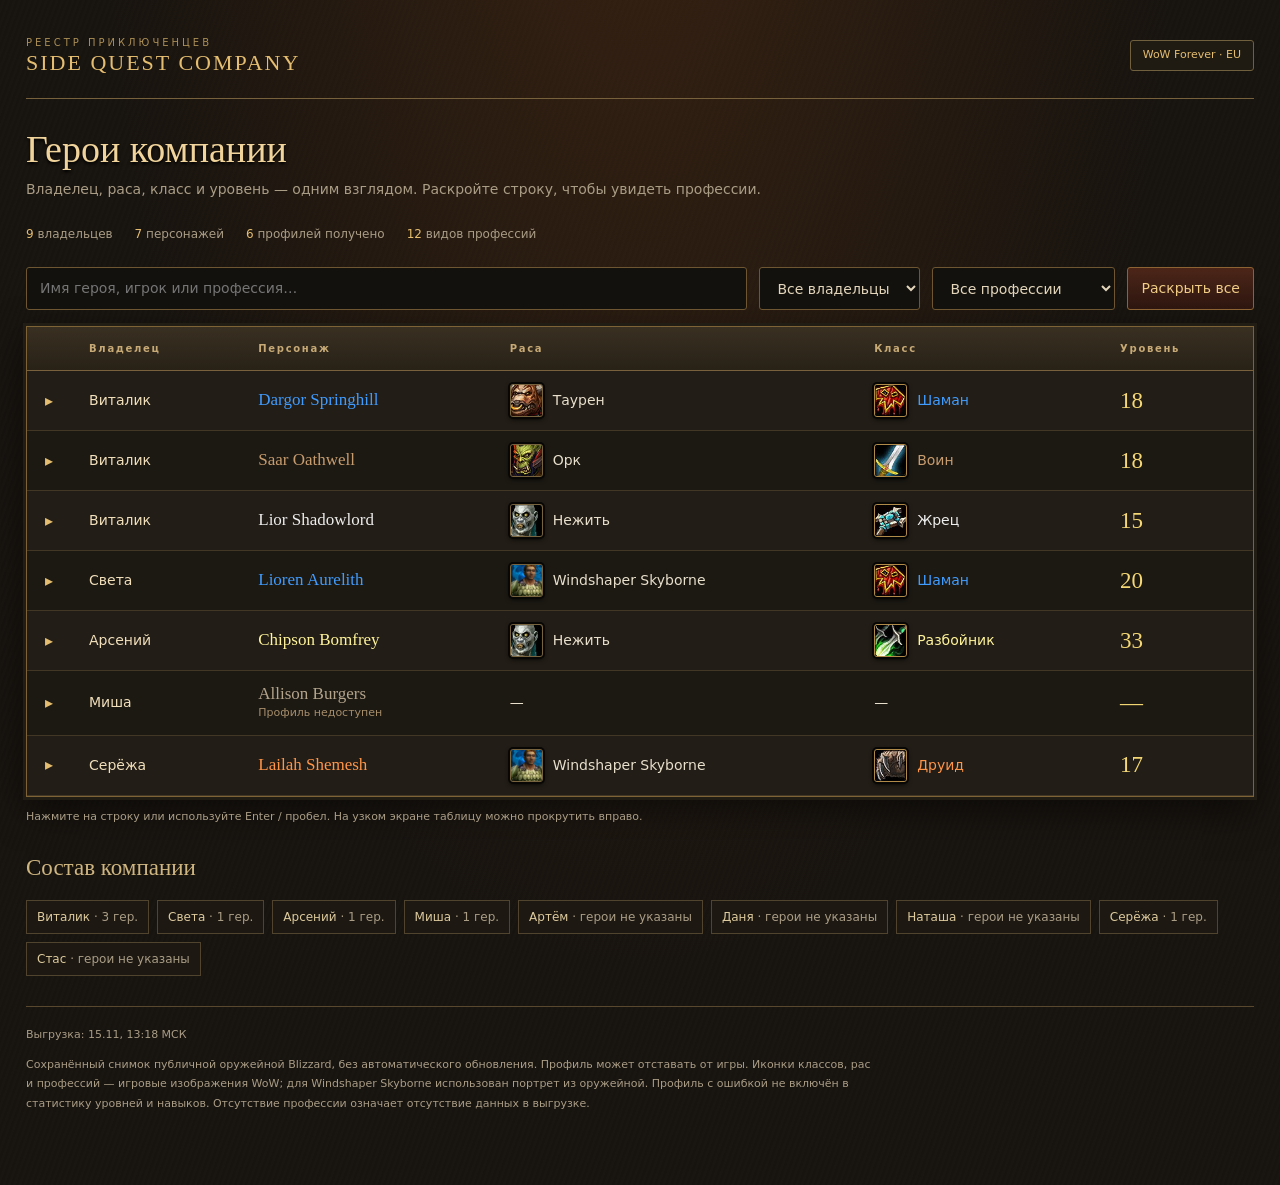
<file: index.html>
<!doctype html><html lang="ru"><meta charset="utf-8"><meta name="viewport" content="width=device-width, initial-scale=1"><title>Side Quest Company — Реестр героев</title><style>
:root{color-scheme:dark;--gold:#e4bd70;--muted:#aa9d86;--line:#55452e}*{box-sizing:border-box}body{margin:0;background:radial-gradient(ellipse at 50% -20%,#6c3a1760,transparent 60%),repeating-linear-gradient(110deg,#17130f 0,#17130f 2px,#191510 3px,#191510 5px);color:#e8dfcc;font:14px/1.5 system-ui,sans-serif}main{max-width:1280px;margin:auto;padding:35px 26px 60px}header{border-bottom:1px solid #77613d;padding-bottom:22px;display:flex;justify-content:space-between;align-items:center}.brand{font:22px Georgia;letter-spacing:2px;color:var(--gold)}.eyebrow{color:#aa8e56;text-transform:uppercase;letter-spacing:3px;font-size:10px}.region{border:1px solid #71603e;background:#201b12;border-radius:3px;padding:6px 12px;color:var(--gold);font-size:11px}h1{font:38px Georgia;margin:28px 0 8px;color:#f1d49b;text-shadow:0 2px 3px #000}p{color:var(--muted)}.intro{margin:0 0 25px}.toolbar{display:flex;gap:12px;flex-wrap:wrap;margin:24px 0 16px}input,select,button{font:inherit;background:#13110d;color:#e3d6bb;border:1px solid #6d5631;border-radius:3px;padding:10px 13px}input{min-width:200px;flex:1}button{cursor:pointer;background:linear-gradient(#4c2518,#2d160f);border-color:#8d6333;color:#f0cc86}button:hover{filter:brightness(1.2)}.counts{font-size:12px;color:var(--muted);display:flex;gap:22px;flex-wrap:wrap}.counts strong{color:var(--gold);font-weight:500}.scroll{overflow:auto;border:1px solid #7e6337;box-shadow:0 0 0 3px #211c14,0 12px 35px #0008}table{width:100%;border-collapse:collapse;min-width:820px;background:#1c1913}th{text-align:left;font-size:10px;letter-spacing:1.7px;color:#c7aa76;background:linear-gradient(#393022,#282116);padding:14px 18px;border-bottom:1px solid #78613c}td{padding:13px 18px;border-bottom:1px solid #423724}.hero{cursor:pointer;transition:background .15s}.hero:nth-of-type(4n+1){background:#221d16}.hero:hover{background:#342b1d}.hero:focus-visible{outline:2px solid var(--gold);outline-offset:-3px}.iconlabel{display:flex;align-items:center;gap:10px;white-space:nowrap}.icon{width:33px;height:33px;border:1px solid #b08a48;border-radius:3px;box-shadow:0 0 0 2px #080705,0 2px 5px #000;object-fit:cover}.raceIcon{border-color:#77643e}.heroname{font:17px Georgia;white-space:nowrap}.owner{color:#f1dfbb}.level{color:#f5d875;font:23px Georgia;font-variant-numeric:tabular-nums}.arrow{color:var(--gold);font-size:16px}.status{color:#a68d6a;font-size:11px;display:block}.detail td{padding:0;border:0}.detail[hidden]{display:none}.detailbox{padding:24px 28px 24px 70px;background:linear-gradient(100deg,#15130f,#262015);box-shadow:inset 0 3px 8px #0007;border-bottom:1px solid #77613c}.detailhead{display:flex;justify-content:space-between;gap:20px;flex-wrap:wrap;margin-bottom:20px;color:var(--muted);font-size:12px}a{color:var(--gold);text-decoration:none}a:hover{text-decoration:underline}.skillgrid{display:grid;grid-template-columns:1fr 1fr;gap:30px}.sectiontitle{font-size:10px;text-transform:uppercase;letter-spacing:2px;color:#c9af7c;margin-bottom:14px}.skill{display:grid;grid-template-columns:32px 1fr auto;gap:12px;align-items:center;margin:12px 0}.skill .icon{width:29px;height:29px}.skillname{font-size:13px}.value{font-size:12px;color:#dac087;font-variant-numeric:tabular-nums}.track{height:4px;background:#443a26;margin-top:6px;overflow:hidden}.fill{height:100%;background:linear-gradient(90deg,#7a5927,#d5b66b)}.gear{margin-top:22px;border-top:1px solid #514329;padding-top:18px;color:#b3a78f;font-size:12px;line-height:1.9}.gear span{display:inline-block;margin-right:14px}.empty{color:var(--muted);font-size:12px}.company{display:flex;gap:8px;flex-wrap:wrap;margin:15px 0 25px}.person{border:1px solid #51442e;padding:7px 10px;color:var(--muted);font-size:12px;background:#1d1912}.person b{color:#ddca9e;font-weight:500}h2{font:23px Georgia;color:#cfb681;margin-top:30px}footer{border-top:1px solid #59482d;padding-top:20px;margin-top:30px;color:var(--muted);font-size:11px}.notice{max-width:850px;line-height:1.8}.hidden{display:none}#noresults{padding:25px}.legend{font-size:11px;color:#aa9d86;margin-top:12px}@media(max-width:650px){main{padding:22px 13px}.brand{font-size:17px}.region{font-size:10px}h1{font-size:31px}.toolbar select{flex:1}.skillgrid{grid-template-columns:1fr}.detailbox{padding:20px}.counts{gap:12px}th,td{padding:12px}header{gap:12px}.scroll{margin:0 -3px}}@media(prefers-reduced-motion:reduce){*{transition:none!important}}
</style><main><header><div><div class="eyebrow">Реестр приключенцев</div><div class="brand">SIDE QUEST COMPANY</div></div><div class="region">WoW Forever · EU</div></header><h1>Герои компании</h1><p class="intro">Владелец, раса, класс и уровень — одним взглядом. Раскройте строку, чтобы увидеть профессии.</p><div id="counts" class="counts"></div><div class="toolbar"><input id="search" aria-label="Поиск персонажа, игрока или профессии" placeholder="Имя героя, игрок или профессия…"><select id="owner" aria-label="Владелец"><option value="">Все владельцы</option></select><select id="profession" aria-label="Профессия"><option value="">Все профессии</option></select><button id="expand">Раскрыть все</button></div><div class="scroll"><table><thead><tr><th style="width:36px"></th><th>Владелец</th><th>Персонаж</th><th>Раса</th><th>Класс</th><th>Уровень</th></tr></thead><tbody id="rows"></tbody></table><div id="noresults" class="hidden">Ничего не найдено.</div></div><p class="legend">Нажмите на строку или используйте Enter / пробел. На узком экране таблицу можно прокрутить вправо.</p><h2>Состав компании</h2><div id="roster" class="company"></div><footer><div id="stamp"></div><p class="notice">Сохранённый снимок публичной оружейной Blizzard, без автоматического обновления. Профиль может отставать от игры. Иконки классов, рас и профессий — игровые изображения WoW; для Windshaper Skyborne использован портрет из оружейной. Профиль с ошибкой не включён в статистику уровней и навыков. Отсутствие профессии означает отсутствие данных в выгрузке.</p></footer></main><script>
const DATA={"roster": {"Виталик": ["Dargor Springhill", "Saar Oathwell", "Lior Shadowlord"], "Света": ["Lioren Aurelith"], "Арсений": ["Chipson Bomfrey"], "Миша": ["Allison Burgers"], "Артём": [], "Даня": [], "Наташа": [], "Серёжа": ["Lailah Shemesh"], "Стас": []}, "heroes": [{"owner": "Виталик", "name": "Dargor Springhill", "url": "https://worldofwarcraft.blizzard.com/en-gb/forever/eu/armory/character/dargor-springhill", "character": {"avatar": {"url": "https://render.worldofwarcraft.com/forever-eu/character/125/8887165-avatar.jpg"}, "averageItemLevel": 9, "class": {"id": 7, "name": "Shaman", "enum": "SHAMAN", "slug": "shaman"}, "faction": {"id": 1, "name": "Horde", "enum": "HORDE", "slug": "horde"}, "gear": {"back": {"id": 5343, "item": {"key": {"href": "https://partner-eu.api.blizzard.net/GameDataService/v1/wow/item/5343?namespace=static-forever-eu"}, "id": 5343}, "slot": {"type": "BACK", "name": "Back"}, "quantity": 1, "context": 11, "quality": {"type": "UNCOMMON", "name": "Uncommon"}, "name": "Barkeeper's Cloak", "media": {"key": {"href": "https://partner-eu.api.blizzard.net/GameDataService/v1/wow/media/item/5343?namespace=static-forever-eu"}, "id": 5343, "content": {"_links": {"self": {"href": "https://partner-eu.api.blizzard.net/GameDataService/v1/wow/media/item/5343?namespace=static-forever-eu"}}, "assets": [{"key": "icon", "value": "https://render.worldofwarcraft.com/forever-eu/icons/56/133755.jpg"}]}}, "item_class": {"key": {"href": "https://partner-eu.api.blizzard.net/GameDataService/v1/wow/item-class/4?namespace=static-forever-eu"}, "name": "Armor", "id": 4}, "item_subclass": {"key": {"href": "https://partner-eu.api.blizzard.net/GameDataService/v1/wow/item-class/4/item-subclass/1?namespace=static-forever-eu"}, "name": "Cloth", "id": 1}, "inventory_type": {"type": "CLOAK", "name": "Back"}, "binding": {"type": "ON_ACQUIRE", "name": "Binds when picked up"}, "armor": {"value": 16}, "stats": [{"type": {"type": "STAMINA", "name": "Stamina"}, "value": 3, "display": {"display_string": "+3 Stamina", "color": {"r": 255, "g": 255, "b": 255, "a": 1}}}], "sell_price": {"value": 462, "display_strings": {"header": "Sell Price:", "gold": "0", "silver": "4", "copper": "62"}}, "level": {"value": 18, "display_string": "Item Level 18"}, "is_subclass_hidden": true}, "chest": {"id": 2311, "item": {"key": {"href": "https://partner-eu.api.blizzard.net/GameDataService/v1/wow/item/2311?namespace=static-forever-eu"}, "id": 2311}, "enchantments": [{"display_string": "Enchanted: Stamina +1 and Armor +8", "source_item": {"key": {"href": "https://partner-eu.api.blizzard.net/GameDataService/v1/wow/item/2304?namespace=static-forever-eu"}, "name": "Light Armor Kit", "id": 2304}, "enchantment_id": 15, "enchantment_slot": {"id": 0, "type": "PERMANENT"}}], "slot": {"type": "CHEST", "name": "Chest"}, "quantity": 1, "quality": {"type": "UNCOMMON", "name": "Uncommon"}, "name": "White Leather Jerkin", "media": {"key": {"href": "https://partner-eu.api.blizzard.net/GameDataService/v1/wow/media/item/2311?namespace=static-forever-eu"}, "id": 2311, "content": {"_links": {"self": {"href": "https://partner-eu.api.blizzard.net/GameDataService/v1/wow/media/item/2311?namespace=static-forever-eu"}}, "assets": [{"key": "icon", "value": "https://render.worldofwarcraft.com/forever-eu/icons/56/132760.jpg"}]}}, "item_class": {"key": {"href": "https://partner-eu.api.blizzard.net/GameDataService/v1/wow/item-class/4?namespace=static-forever-eu"}, "name": "Armor", "id": 4}, "item_subclass": {"key": {"href": "https://partner-eu.api.blizzard.net/GameDataService/v1/wow/item-class/4/item-subclass/2?namespace=static-forever-eu"}, "name": "Leather", "id": 2}, "inventory_type": {"type": "CHEST", "name": "Chest"}, "binding": {"type": "ON_EQUIP", "name": "Binds when equipped"}, "armor": {"value": 65}, "stats": [{"type": {"type": "STRENGTH", "name": "Strength"}, "value": 2, "display": {"display_string": "+2 Strength", "color": {"r": 255, "g": 255, "b": 255, "a": 1}}}, {"type": {"type": "SPELL_POWER", "name": "Spell Power"}, "value": 2, "display": {"display_string": "+2 Spell Power", "color": {"r": 0, "g": 255, "b": 0, "a": 1}}, "is_equip_bonus": true}], "sell_price": {"value": 150, "display_strings": {"header": "Sell Price:", "gold": "0", "silver": "1", "copper": "50"}}, "requirements": {"level": {"value": 8, "display_string": "Requires Level 8"}}, "level": {"value": 13, "display_string": "Item Level 13"}, "durability": {"value": 45, "display_string": "Durability 45 / 60"}}, "foot": {"id": 252425, "item": {"key": {"href": "https://partner-eu.api.blizzard.net/GameDataService/v1/wow/item/252425?namespace=static-forever-eu"}, "id": 252425}, "enchantments": [{"display_string": "Enchanted: Stamina +1 and Armor +8", "source_item": {"key": {"href": "https://partner-eu.api.blizzard.net/GameDataService/v1/wow/item/2304?namespace=static-forever-eu"}, "name": "Light Armor Kit", "id": 2304}, "enchantment_id": 15, "enchantment_slot": {"id": 0, "type": "PERMANENT"}}], "slot": {"type": "FEET", "name": "Feet"}, "quantity": 1, "quality": {"type": "RARE", "name": "Rare"}, "name": "Dark Leather Boots", "media": {"key": {"href": "https://partner-eu.api.blizzard.net/GameDataService/v1/wow/media/item/252425?namespace=static-forever-eu"}, "id": 252425, "content": {"_links": {"self": {"href": "https://partner-eu.api.blizzard.net/GameDataService/v1/wow/media/item/252425?namespace=static-forever-eu"}}, "assets": [{"key": "icon", "value": "https://render.worldofwarcraft.com/forever-eu/icons/56/132539.jpg"}]}}, "item_class": {"key": {"href": "https://partner-eu.api.blizzard.net/GameDataService/v1/wow/item-class/4?namespace=static-forever-eu"}, "name": "Armor", "id": 4}, "item_subclass": {"key": {"href": "https://partner-eu.api.blizzard.net/GameDataService/v1/wow/item-class/4/item-subclass/2?namespace=static-forever-eu"}, "name": "Leather", "id": 2}, "inventory_type": {"type": "FEET", "name": "Feet"}, "binding": {"type": "ON_ACQUIRE", "name": "Binds when picked up"}, "armor": {"value": 53}, "stats": [{"type": {"type": "AGILITY", "name": "Agility"}, "value": 4, "display": {"display_string": "+4 Agility", "color": {"r": 255, "g": 255, "b": 255, "a": 1}}}, {"type": {"type": "STAMINA", "name": "Stamina"}, "value": 4, "display": {"display_string": "+4 Stamina", "color": {"r": 255, "g": 255, "b": 255, "a": 1}}}], "sell_price": {"value": 157, "display_strings": {"header": "Sell Price:", "gold": "0", "silver": "1", "copper": "57"}}, "requirements": {"level": {"value": 10, "display_string": "Requires Level 10"}}, "level": {"value": 15, "display_string": "Item Level 15"}, "durability": {"value": 28, "display_string": "Durability 28 / 35"}}, "hand": {"id": 4239, "item": {"key": {"href": "https://partner-eu.api.blizzard.net/GameDataService/v1/wow/item/4239?namespace=static-forever-eu"}, "id": 4239}, "enchantments": [{"display_string": "Enchanted: Stamina +1 and Armor +8", "source_item": {"key": {"href": "https://partner-eu.api.blizzard.net/GameDataService/v1/wow/item/2304?namespace=static-forever-eu"}, "name": "Light Armor Kit", "id": 2304}, "enchantment_id": 15, "enchantment_slot": {"id": 0, "type": "PERMANENT"}}], "slot": {"type": "HANDS", "name": "Hands"}, "quantity": 1, "quality": {"type": "UNCOMMON", "name": "Uncommon"}, "name": "Embossed Leather Gloves", "media": {"key": {"href": "https://partner-eu.api.blizzard.net/GameDataService/v1/wow/media/item/4239?namespace=static-forever-eu"}, "id": 4239, "content": {"_links": {"self": {"href": "https://partner-eu.api.blizzard.net/GameDataService/v1/wow/media/item/4239?namespace=static-forever-eu"}}, "assets": [{"key": "icon", "value": "https://render.worldofwarcraft.com/forever-eu/icons/56/132939.jpg"}]}}, "item_class": {"key": {"href": "https://partner-eu.api.blizzard.net/GameDataService/v1/wow/item-class/4?namespace=static-forever-eu"}, "name": "Armor", "id": 4}, "item_subclass": {"key": {"href": "https://partner-eu.api.blizzard.net/GameDataService/v1/wow/item-class/4/item-subclass/2?namespace=static-forever-eu"}, "name": "Leather", "id": 2}, "inventory_type": {"type": "HAND", "name": "Hands"}, "binding": {"type": "ON_EQUIP", "name": "Binds when equipped"}, "armor": {"value": 41}, "stats": [{"type": {"type": "AGILITY", "name": "Agility"}, "value": 1, "display": {"display_string": "+1 Agility", "color": {"r": 255, "g": 255, "b": 255, "a": 1}}}, {"type": {"type": "STAMINA", "name": "Stamina"}, "value": 1, "display": {"display_string": "+1 Stamina", "color": {"r": 255, "g": 255, "b": 255, "a": 1}}}], "sell_price": {"value": 71, "display_strings": {"header": "Sell Price:", "gold": "0", "silver": "0", "copper": "71"}}, "requirements": {"level": {"value": 8, "display_string": "Requires Level 8"}}, "level": {"value": 13, "display_string": "Item Level 13"}, "durability": {"value": 12, "display_string": "Durability 12 / 20"}}, "leg": {"id": 15450, "item": {"key": {"href": "https://partner-eu.api.blizzard.net/GameDataService/v1/wow/item/15450?namespace=static-forever-eu"}, "id": 15450}, "enchantments": [{"display_string": "Enchanted: Stamina +1 and Armor +8", "source_item": {"key": {"href": "https://partner-eu.api.blizzard.net/GameDataService/v1/wow/item/2304?namespace=static-forever-eu"}, "name": "Light Armor Kit", "id": 2304}, "enchantment_id": 15, "enchantment_slot": {"id": 0, "type": "PERMANENT"}}], "slot": {"type": "LEGS", "name": "Legs"}, "quantity": 1, "context": 11, "quality": {"type": "UNCOMMON", "name": "Uncommon"}, "name": "Dredgemire Leggings", "media": {"key": {"href": "https://partner-eu.api.blizzard.net/GameDataService/v1/wow/media/item/15450?namespace=static-forever-eu"}, "id": 15450, "content": {"_links": {"self": {"href": "https://partner-eu.api.blizzard.net/GameDataService/v1/wow/media/item/15450?namespace=static-forever-eu"}}, "assets": [{"key": "icon", "value": "https://render.worldofwarcraft.com/forever-eu/icons/56/134587.jpg"}]}}, "item_class": {"key": {"href": "https://partner-eu.api.blizzard.net/GameDataService/v1/wow/item-class/4?namespace=static-forever-eu"}, "name": "Armor", "id": 4}, "item_subclass": {"key": {"href": "https://partner-eu.api.blizzard.net/GameDataService/v1/wow/item-class/4/item-subclass/2?namespace=static-forever-eu"}, "name": "Leather", "id": 2}, "inventory_type": {"type": "LEGS", "name": "Legs"}, "binding": {"type": "ON_ACQUIRE", "name": "Binds when picked up"}, "armor": {"value": 65}, "stats": [{"type": {"type": "STAMINA", "name": "Stamina"}, "value": 3, "display": {"display_string": "+3 Stamina", "color": {"r": 255, "g": 255, "b": 255, "a": 1}}}, {"type": {"type": "SPIRIT", "name": "Spirit"}, "value": 3, "display": {"display_string": "+3 Spirit", "color": {"r": 0, "g": 255, "b": 0, "a": 1}}, "is_equip_bonus": true}], "sell_price": {"value": 537, "display_strings": {"header": "Sell Price:", "gold": "0", "silver": "5", "copper": "37"}}, "level": {"value": 18, "display_string": "Item Level 18"}, "durability": {"value": 37, "display_string": "Durability 37 / 50"}}, "ranged": {"id": 263412, "item": {"key": {"href": "https://partner-eu.api.blizzard.net/GameDataService/v1/wow/item/263412?namespace=static-forever-eu"}, "id": 263412}, "slot": {"type": "RANGED", "name": "Ranged"}, "quantity": 1, "context": 11, "quality": {"type": "UNCOMMON", "name": "Uncommon"}, "name": "Totem of Charged Flames", "media": {"key": {"href": "https://partner-eu.api.blizzard.net/GameDataService/v1/wow/media/item/263412?namespace=static-forever-eu"}, "id": 263412, "content": {"_links": {"self": {"href": "https://partner-eu.api.blizzard.net/GameDataService/v1/wow/media/item/263412?namespace=static-forever-eu"}}, "assets": [{"key": "icon", "value": "https://render.worldofwarcraft.com/forever-eu/icons/56/134919.jpg"}]}}, "item_class": {"key": {"href": "https://partner-eu.api.blizzard.net/GameDataService/v1/wow/item-class/4?namespace=static-forever-eu"}, "name": "Armor", "id": 4}, "item_subclass": {"key": {"href": "https://partner-eu.api.blizzard.net/GameDataService/v1/wow/item-class/4/item-subclass/9?namespace=static-forever-eu"}, "name": "Totem", "id": 9}, "inventory_type": {"type": "RELIC", "name": "Relic"}, "binding": {"type": "ON_ACQUIRE", "name": "Binds when picked up"}, "spells": [{"spell": {"key": {"href": "https://partner-eu.api.blizzard.net/GameDataService/v1/wow/spell/1270478?namespace=static-forever-eu"}, "name": "Flame Charged", "id": 1270478}, "description": "Equip: Reduces the mana cost of Flame Shock and Lightning Bolt by 5 Mana."}], "sell_price": {"value": 69, "display_strings": {"header": "Sell Price:", "gold": "0", "silver": "0", "copper": "69"}}, "requirements": {"playable_classes": {"links": [{"key": {"href": "https://partner-eu.api.blizzard.net/GameDataService/v1/wow/playable-class/7?namespace=static-forever-eu"}, "name": "Shaman", "id": 7}], "display_string": "Classes: Shaman"}}, "level": {"value": 10, "display_string": "Item Level 10"}}, "shirt": {"id": 2577, "item": {"key": {"href": "https://partner-eu.api.blizzard.net/GameDataService/v1/wow/item/2577?namespace=static-forever-eu"}, "id": 2577}, "slot": {"type": "SHIRT", "name": "Shirt"}, "quantity": 1, "quality": {"type": "COMMON", "name": "Common"}, "name": "Blue Linen Shirt", "media": {"key": {"href": "https://partner-eu.api.blizzard.net/GameDataService/v1/wow/media/item/2577?namespace=static-forever-eu"}, "id": 2577, "content": {"_links": {"self": {"href": "https://partner-eu.api.blizzard.net/GameDataService/v1/wow/media/item/2577?namespace=static-forever-eu"}}, "assets": [{"key": "icon", "value": "https://render.worldofwarcraft.com/forever-eu/icons/56/135023.jpg"}]}}, "item_class": {"key": {"href": "https://partner-eu.api.blizzard.net/GameDataService/v1/wow/item-class/4?namespace=static-forever-eu"}, "name": "Armor", "id": 4}, "item_subclass": {"key": {"href": "https://partner-eu.api.blizzard.net/GameDataService/v1/wow/item-class/4/item-subclass/0?namespace=static-forever-eu"}, "name": "Miscellaneous", "id": 0}, "inventory_type": {"type": "BODY", "name": "Shirt"}, "sell_price": {"value": 75, "display_strings": {"header": "Sell Price:", "gold": "0", "silver": "0", "copper": "75"}}, "level": {"value": 10, "display_string": "Item Level 10"}, "is_subclass_hidden": true}, "waist": {"id": 252430, "item": {"key": {"href": "https://partner-eu.api.blizzard.net/GameDataService/v1/wow/item/252430?namespace=static-forever-eu"}, "id": 252430}, "slot": {"type": "WAIST", "name": "Waist"}, "quantity": 1, "quality": {"type": "RARE", "name": "Rare"}, "name": "Defender's Leather Belt", "media": {"key": {"href": "https://partner-eu.api.blizzard.net/GameDataService/v1/wow/media/item/252430?namespace=static-forever-eu"}, "id": 252430, "content": {"_links": {"self": {"href": "https://partner-eu.api.blizzard.net/GameDataService/v1/wow/media/item/252430?namespace=static-forever-eu"}}, "assets": [{"key": "icon", "value": "https://render.worldofwarcraft.com/forever-eu/icons/56/132513.jpg"}]}}, "item_class": {"key": {"href": "https://partner-eu.api.blizzard.net/GameDataService/v1/wow/item-class/4?namespace=static-forever-eu"}, "name": "Armor", "id": 4}, "item_subclass": {"key": {"href": "https://partner-eu.api.blizzard.net/GameDataService/v1/wow/item-class/4/item-subclass/2?namespace=static-forever-eu"}, "name": "Leather", "id": 2}, "inventory_type": {"type": "WAIST", "name": "Waist"}, "binding": {"type": "ON_ACQUIRE", "name": "Binds when picked up"}, "armor": {"value": 45}, "stats": [{"type": {"type": "STRENGTH", "name": "Strength"}, "value": 4, "display": {"display_string": "+4 Strength", "color": {"r": 255, "g": 255, "b": 255, "a": 1}}}, {"type": {"type": "STAMINA", "name": "Stamina"}, "value": 4, "display": {"display_string": "+4 Stamina", "color": {"r": 255, "g": 255, "b": 255, "a": 1}}}, {"type": {"type": "EXTRA_ARMOR", "name": "Bonus Armor"}, "value": 29, "display": {"display_string": "+29 Bonus Armor", "color": {"r": 0, "g": 255, "b": 0, "a": 1}}, "is_equip_bonus": true}], "sell_price": {"value": 277, "display_strings": {"header": "Sell Price:", "gold": "0", "silver": "2", "copper": "77"}}, "requirements": {"level": {"value": 12, "display_string": "Requires Level 12"}}, "level": {"value": 17, "display_string": "Item Level 17"}, "durability": {"value": 25, "display_string": "Durability 25 / 25"}}, "weapon": {"id": 15444, "item": {"key": {"href": "https://partner-eu.api.blizzard.net/GameDataService/v1/wow/item/15444?namespace=static-forever-eu"}, "id": 15444}, "enchantments": [{"display_string": "Rockbiter 3", "enchantment_id": 1, "enchantment_slot": {"id": 8}}], "slot": {"type": "MAIN_HAND", "name": "Main Hand"}, "quantity": 1, "context": 11, "quality": {"type": "RARE", "name": "Rare"}, "name": "Staff of Orgrimmar", "media": {"key": {"href": "https://partner-eu.api.blizzard.net/GameDataService/v1/wow/media/item/15444?namespace=static-forever-eu"}, "id": 15444, "content": {"_links": {"self": {"href": "https://partner-eu.api.blizzard.net/GameDataService/v1/wow/media/item/15444?namespace=static-forever-eu"}}, "assets": [{"key": "icon", "value": "https://render.worldofwarcraft.com/forever-eu/icons/56/135225.jpg"}]}}, "item_class": {"key": {"href": "https://partner-eu.api.blizzard.net/GameDataService/v1/wow/item-class/2?namespace=static-forever-eu"}, "name": "Weapon", "id": 2}, "item_subclass": {"key": {"href": "https://partner-eu.api.blizzard.net/GameDataService/v1/wow/item-class/2/item-subclass/10?namespace=static-forever-eu"}, "name": "Staff", "id": 10}, "inventory_type": {"type": "TWOHWEAPON", "name": "Two-Hand"}, "binding": {"type": "ON_ACQUIRE", "name": "Binds when picked up"}, "weapon": {"damage": {"min_value": 31, "max_value": 47, "display_string": "31 - 47 Damage", "damage_class": {"type": "PHYSICAL", "name": "Physical"}}, "attack_speed": {"value": 3300, "display_string": "Speed 3.30"}, "dps": {"value": 11.818181, "display_string": "(11.8 damage per second)"}}, "stats": [{"type": {"type": "INTELLECT", "name": "Intellect"}, "value": 6, "display": {"display_string": "+6 Intellect", "color": {"r": 255, "g": 255, "b": 255, "a": 1}}}, {"type": {"type": "AGILITY", "name": "Agility"}, "value": 6, "display": {"display_string": "+6 Agility", "color": {"r": 255, "g": 255, "b": 255, "a": 1}}}], "sell_price": {"value": 1614, "display_strings": {"header": "Sell Price:", "gold": "0", "silver": "16", "copper": "14"}}, "level": {"value": 18, "display_string": "Item Level 18"}, "durability": {"value": 56, "display_string": "Durability 56 / 70"}}, "wrist": {"id": 15453, "item": {"key": {"href": "https://partner-eu.api.blizzard.net/GameDataService/v1/wow/item/15453?namespace=static-forever-eu"}, "id": 15453}, "slot": {"type": "WRIST", "name": "Wrist"}, "quantity": 1, "context": 11, "quality": {"type": "UNCOMMON", "name": "Uncommon"}, "name": "Savannah Bracers", "media": {"key": {"href": "https://partner-eu.api.blizzard.net/GameDataService/v1/wow/media/item/15453?namespace=static-forever-eu"}, "id": 15453, "content": {"_links": {"self": {"href": "https://partner-eu.api.blizzard.net/GameDataService/v1/wow/media/item/15453?namespace=static-forever-eu"}}, "assets": [{"key": "icon", "value": "https://render.worldofwarcraft.com/forever-eu/icons/56/132606.jpg"}]}}, "item_class": {"key": {"href": "https://partner-eu.api.blizzard.net/GameDataService/v1/wow/item-class/4?namespace=static-forever-eu"}, "name": "Armor", "id": 4}, "item_subclass": {"key": {"href": "https://partner-eu.api.blizzard.net/GameDataService/v1/wow/item-class/4/item-subclass/2?namespace=static-forever-eu"}, "name": "Leather", "id": 2}, "inventory_type": {"type": "WRIST", "name": "Wrist"}, "binding": {"type": "ON_ACQUIRE", "name": "Binds when picked up"}, "armor": {"value": 33}, "stats": [{"type": {"type": "STAMINA", "name": "Stamina"}, "value": 3, "display": {"display_string": "+3 Stamina", "color": {"r": 255, "g": 255, "b": 255, "a": 1}}}], "sell_price": {"value": 271, "display_strings": {"header": "Sell Price:", "gold": "0", "silver": "2", "copper": "71"}}, "level": {"value": 18, "display_string": "Item Level 18"}, "durability": {"value": 14, "display_string": "Durability 14 / 20"}}}, "gender": {"id": 0, "name": "Male", "enum": "MALE", "slug": "male"}, "isRemix": false, "lastUpdatedTimestamp": {"epoch": 1794737510000, "iso8601": "2026-11-15T10:11:50Z"}, "level": 18, "media": {"main-sd-raw": {"url": "https://render.worldofwarcraft.com/forever-eu/character/125/8887165-main-sd-raw.png"}, "avatar-sd": {"url": "https://render.worldofwarcraft.com/forever-eu/character/125/8887165-avatar-sd.jpg"}, "main-raw": {"url": "https://render.worldofwarcraft.com/forever-eu/character/125/8887165-main-raw.png"}, "avatar": {"url": "https://render.worldofwarcraft.com/forever-eu/character/125/8887165-avatar.jpg"}}, "name": "Dargor", "professions": {"primaries": [{"description": "Higher leatherworking skill allows you to learn higher level leatherworking patterns.  Leatherworking patterns can be found on trainers around the world as well as from quests and monsters.", "icon": {"url": "https://render.worldofwarcraft.com/forever-eu/icons/56/136247.jpg"}, "id": 165, "name": "Leatherworking", "tiers": [{"id": 2945, "maxSkillPoints": 150, "name": "Leatherworking", "skillPoints": 68}]}, {"description": "Higher skinning skill allows you to skin hides from higher level monsters around the world.    Once your skill is above 100, you can divide your skill by 5 to determine the highest level of monster you can skin.", "icon": {"url": "https://render.worldofwarcraft.com/forever-eu/icons/56/134366.jpg"}, "id": 393, "name": "Skinning", "tiers": [{"id": 2947, "maxSkillPoints": 225, "name": "Skinning", "skillPoints": 136}]}], "secondaries": [{"description": "Higher cooking skill allows you to learn higher level cooking recipes.  Recipes can be found on trainers around the world as well as from quests and as drops from monsters.", "icon": {"url": "https://render.worldofwarcraft.com/forever-eu/icons/56/133971.jpg"}, "id": 185, "name": "Cooking", "tiers": [{"id": 2939, "maxSkillPoints": 75, "name": "Cooking", "skillPoints": 1}]}]}, "pvp": {"honorableKills": {"tier": 0, "value": 0}, "rank": {"value": 0}, "region": "eu"}, "race": {"id": 6, "name": "Tauren", "enum": "TAUREN", "slug": "tauren"}, "region": "eu", "ruleset": {"name": "Normal", "rulesetId": 2, "slug": "normal"}, "slug": "dargor-springhill", "specs": [{"active": true, "icon": {"url": "https://render.worldofwarcraft.com/forever-eu/icons/56/136048.jpg"}, "id": "elemental-combat", "name": "Elemental Combat", "spentPoints": 8, "talents": [{"cast": "Passive", "description": "Reduces the mana cost of your Shock, Lightning Bolt, and Chain Lightning spells by 4%.", "icon": {"url": "https://render.worldofwarcraft.com/forever-eu/icons/56/136116.jpg"}, "id": 134234, "name": "Convection", "rank": 2}, {"cast": "Passive", "description": "Increases the damage done by your Lightning Bolt, Chain Lightning, and Earth Shock spells by 3%.", "icon": {"url": "https://render.worldofwarcraft.com/forever-eu/icons/56/136026.jpg"}, "id": 134233, "name": "Concussion", "rank": 3}, {"cast": "Passive", "description": "Increases the damage done by your Fire Totems and by your Flame Shock and Fire Nova spells by 15%, as well as increases the duration of your Flame Shock spell by 9 sec.", "icon": {"url": "https://render.worldofwarcraft.com/forever-eu/icons/56/135817.jpg"}, "id": 134231, "name": "Call of Flame", "rank": 3}]}], "stats": {"basic": {"primary": [{"enum": "HEALTH", "slug": "health", "value": {"type": "WHOLE", "value": 618}}, {"enum": "MANA", "slug": "mana", "value": {"type": "WHOLE", "value": 583}}, {"enum": "ITEMLEVEL", "slug": "item-level", "value": {"type": "WHOLE", "value": 9}}, {"details": {"base": {"type": "PERCENTAGE", "value": 0}, "bonus": {"type": "PERCENTAGE", "value": 0}, "effective": {"type": "PERCENTAGE", "value": 0}, "rating": {"type": "DECIMAL", "value": 0}, "type": "RATED"}, "enum": "MOVEMENTSPEED", "slug": "movement-speed", "value": {"type": "DECIMAL", "value": 0}}], "secondary": [{"enum": "DAMAGE", "slug": "damage", "value": {"max": {"type": "WHOLE", "value": 95.557144}, "min": {"type": "WHOLE", "value": 79.557144}, "type": "RANGE"}}, {"enum": "ATTACKPOWER", "slug": "attack-power", "value": {"type": "WHOLE", "value": 206}}, {"enum": "ATTACKSPEED", "slug": "attack-speed", "value": {"type": "DECIMAL", "value": 2}}]}, "groups": [{"name": "General", "stats": [{"enum": "HEALTH", "slug": "health", "value": {"type": "WHOLE", "value": 618}}, {"enum": "MANA", "slug": "mana", "value": {"type": "WHOLE", "value": 583}}, {"enum": "ITEMLEVEL", "slug": "item-level", "value": {"type": "WHOLE", "value": 9}}, {"details": {"base": {"type": "PERCENTAGE", "value": 0}, "bonus": {"type": "PERCENTAGE", "value": 0}, "effective": {"type": "PERCENTAGE", "value": 0}, "rating": {"type": "DECIMAL", "value": 0}, "type": "RATED"}, "enum": "MOVEMENTSPEED", "slug": "movement-speed", "value": {"type": "DECIMAL", "value": 0}}]}, {"name": "Attributes", "stats": [{"details": {"base": {"type": "WHOLE", "value": 40}, "bonus": {"type": "WHOLE", "value": 6}, "effective": {"type": "WHOLE", "value": 46}, "rating": {"type": "WHOLE", "value": 46}, "type": "ENHANCED"}, "enum": "STRENGTH", "slug": "strength", "value": {"type": "WHOLE", "value": 46}}, {"details": {"base": {"type": "WHOLE", "value": 22}, "bonus": {"type": "WHOLE", "value": 11}, "effective": {"type": "WHOLE", "value": 33}, "rating": {"type": "WHOLE", "value": 33}, "type": "ENHANCED"}, "enum": "AGILITY", "slug": "agility", "value": {"type": "WHOLE", "value": 33}}, {"details": {"base": {"type": "WHOLE", "value": 30}, "bonus": {"type": "WHOLE", "value": 6}, "effective": {"type": "WHOLE", "value": 36}, "rating": {"type": "WHOLE", "value": 36}, "type": "ENHANCED"}, "enum": "INTELLECT", "slug": "intellect", "value": {"type": "WHOLE", "value": 36}}, {"details": {"base": {"type": "WHOLE", "value": 39}, "bonus": {"type": "WHOLE", "value": 22}, "effective": {"type": "WHOLE", "value": 61}, "rating": {"type": "WHOLE", "value": 61}, "type": "ENHANCED"}, "enum": "STAMINA", "slug": "stamina", "value": {"type": "WHOLE", "value": 61}}]}, {"name": "Enhancements", "stats": [{"details": {"base": {"type": "PERCENTAGE", "value": 0}, "bonus": {"type": "PERCENTAGE", "value": 0}, "effective": {"type": "PERCENTAGE", "value": 0}, "rating": {"type": "DECIMAL", "value": 0}, "type": "RATED"}, "enum": "CRITICALSTRIKE", "slug": "critical-strike", "value": {"type": "PERCENTAGE", "value": 5.2554}}, {"details": {"base": {"type": "PERCENTAGE", "value": 0}, "bonus": {"type": "PERCENTAGE", "value": 0}, "effective": {"type": "PERCENTAGE", "value": 0}, "rating": {"type": "DECIMAL", "value": 0}, "type": "RATED"}, "enum": "HASTE", "slug": "haste", "value": {"type": "PERCENTAGE", "value": 0}}, {"details": {"base": {"type": "PERCENTAGE", "value": 0}, "bonus": {"type": "PERCENTAGE", "value": 0}, "effective": {"type": "PERCENTAGE", "value": 0}, "rating": {"type": "DECIMAL", "value": 0}, "type": "RATED"}, "enum": "MASTERY", "slug": "mastery", "value": {"type": "PERCENTAGE", "value": 0}}, {"enum": "BONUSARMOR", "slug": "bonus-armor", "value": {"type": "WHOLE", "value": 61}}, {"details": {"base": {"type": "PERCENTAGE", "value": 0}, "bonus": {"type": "PERCENTAGE", "value": 0}, "effective": {"type": "PERCENTAGE", "value": 0}, "rating": {"type": "DECIMAL", "value": 0}, "type": "RATED"}, "enum": "LEECH", "slug": "leech", "value": {"type": "DECIMAL"}}, {"enum": "VERSATILITY", "slug": "versatility", "value": {"type": "WHOLE", "value": 0}}, {"details": {"base": {"type": "PERCENTAGE", "value": 0}, "bonus": {"type": "PERCENTAGE", "value": 0}, "effective": {"type": "PERCENTAGE", "value": 0}, "rating": {"type": "DECIMAL", "value": 0}, "type": "RATED"}, "enum": "AVOIDANCE", "slug": "avoidance", "value": {"type": "DECIMAL", "value": 0}}]}, {"name": "Attack", "stats": [{"enum": "DAMAGE", "slug": "damage", "value": {"max": {"type": "WHOLE", "value": 95.557144}, "min": {"type": "WHOLE", "value": 79.557144}, "type": "RANGE"}}, {"enum": "ATTACKPOWER", "slug": "attack-power", "value": {"type": "WHOLE", "value": 206}}, {"enum": "ATTACKSPEED", "slug": "attack-speed", "value": {"type": "DECIMAL", "value": 2}}, {"enum": "ATTACKDPS", "slug": "attack-dps", "value": {"type": "DECIMAL", "value": 26.532469}}]}, {"name": "Spell", "stats": [{"enum": "SPELLPOWER", "slug": "spell-power", "value": {"type": "WHOLE", "value": 20}}, {"enum": "MANAREGEN", "slug": "mana-regen", "value": {"type": "DECIMAL", "value": 55}}]}, {"name": "Defense", "stats": [{"details": {"base": {"type": "WHOLE", "value": 61}, "bonus": {"type": "WHOLE", "value": 384}, "effective": {"type": "WHOLE", "value": 445}, "rating": {"type": "WHOLE", "value": 445}, "type": "ENHANCED"}, "enum": "ARMOR", "slug": "armor", "value": {"type": "WHOLE", "value": 445}}, {"details": {"base": {"type": "PERCENTAGE", "value": 0}, "bonus": {"type": "PERCENTAGE", "value": 0}, "effective": {"type": "PERCENTAGE", "value": 0}, "rating": {"type": "DECIMAL", "value": 0}, "type": "RATED"}, "enum": "DODGE", "slug": "dodge", "value": {"type": "PERCENTAGE", "value": 5.2554}}, {"details": {"base": {"type": "PERCENTAGE", "value": 0}, "bonus": {"type": "PERCENTAGE", "value": 0}, "effective": {"type": "PERCENTAGE", "value": 0}, "rating": {"type": "DECIMAL", "value": 0}, "type": "RATED"}, "enum": "PARRY", "slug": "parry", "value": {"type": "PERCENTAGE", "value": 0}}, {"details": {"base": {"type": "PERCENTAGE", "value": 0}, "bonus": {"type": "PERCENTAGE", "value": 0}, "effective": {"type": "PERCENTAGE", "value": 0}, "rating": {"type": "DECIMAL", "value": 0}, "type": "RATED"}, "enum": "BLOCK", "slug": "block", "value": {"type": "PERCENTAGE", "value": 4.8}}]}], "overview": [{"enum": "HEALTH", "slug": "health", "value": {"type": "WHOLE", "value": 618}}, {"enum": "MANA", "slug": "mana", "value": {"type": "WHOLE", "value": 583}}, {"details": {"base": {"type": "WHOLE", "value": 40}, "bonus": {"type": "WHOLE", "value": 6}, "effective": {"type": "WHOLE", "value": 46}, "rating": {"type": "WHOLE", "value": 46}, "type": "ENHANCED"}, "enum": "STRENGTH", "slug": "strength", "value": {"type": "WHOLE", "value": 46}}, {"details": {"base": {"type": "WHOLE", "value": 30}, "bonus": {"type": "WHOLE", "value": 6}, "effective": {"type": "WHOLE", "value": 36}, "rating": {"type": "WHOLE", "value": 36}, "type": "ENHANCED"}, "enum": "INTELLECT", "slug": "intellect", "value": {"type": "WHOLE", "value": 36}}, {"details": {"base": {"type": "WHOLE", "value": 22}, "bonus": {"type": "WHOLE", "value": 11}, "effective": {"type": "WHOLE", "value": 33}, "rating": {"type": "WHOLE", "value": 33}, "type": "ENHANCED"}, "enum": "AGILITY", "slug": "agility", "value": {"type": "WHOLE", "value": 33}}, {"details": {"base": {"type": "WHOLE", "value": 39}, "bonus": {"type": "WHOLE", "value": 22}, "effective": {"type": "WHOLE", "value": 61}, "rating": {"type": "WHOLE", "value": 61}, "type": "ENHANCED"}, "enum": "STAMINA", "slug": "stamina", "value": {"type": "WHOLE", "value": 61}}, {"details": {"base": {"type": "PERCENTAGE", "value": 0}, "bonus": {"type": "PERCENTAGE", "value": 0}, "effective": {"type": "PERCENTAGE", "value": 0}, "rating": {"type": "DECIMAL", "value": 0}, "type": "RATED"}, "enum": "CRITICALSTRIKE", "slug": "critical-strike", "value": {"type": "PERCENTAGE", "value": 5.2554}}, {"details": {"base": {"type": "WHOLE", "value": 41}, "bonus": {"type": "WHOLE", "value": 3}, "effective": {"type": "WHOLE", "value": 44}, "rating": {"type": "WHOLE", "value": 44}, "type": "ENHANCED"}, "enum": "SPIRIT", "slug": "spirit", "value": {"type": "WHOLE", "value": 44}}]}, "surname": "Springhill", "url": "/forever/eu/armory/character/dargor-springhill/", "render": {"staticFallback": {"url": "https://render.worldofwarcraft.com/shadow/profile-background/shaman-tauren-male.jpg"}, "foregroundFallback": {"url": "https://render.worldofwarcraft.com/shadow/profile-raw/tauren-male.png"}, "background": {"url": "https://render.worldofwarcraft.com/profile-backgrounds/v2/armory_bg_race_tauren.jpg", "color": null}, "shadow": {"url": "https://render.worldofwarcraft.com/profile-foreground/foreground-shadow.png"}, "foreground": {"url": "https://render.worldofwarcraft.com/forever-eu/character/125/8887165-main-raw.png"}, "foregroundSd": {"url": "https://render.worldofwarcraft.com/forever-eu/character/125/8887165-main-sd-raw.png"}}, "achievementUrl": "/forever/eu/armory/character/dargor-springhill/achievements", "isOutdated": false, "showRangedSlot": true}, "status": "ok"}, {"owner": "Виталик", "name": "Saar Oathwell", "url": "https://worldofwarcraft.blizzard.com/en-gb/forever/eu/armory/character/saar-oathwell", "character": {"avatar": {"url": "https://render.worldofwarcraft.com/forever-eu/character/255/18529279-avatar.jpg"}, "averageItemLevel": 10, "class": {"id": 1, "name": "Warrior", "enum": "WARRIOR", "slug": "warrior"}, "faction": {"id": 1, "name": "Horde", "enum": "HORDE", "slug": "horde"}, "gear": {"back": {"id": 5314, "item": {"key": {"href": "https://partner-eu.api.blizzard.net/GameDataService/v1/wow/item/5314?namespace=static-forever-eu"}, "id": 5314}, "slot": {"type": "BACK", "name": "Back"}, "quantity": 1, "context": 11, "quality": {"type": "UNCOMMON", "name": "Uncommon"}, "name": "Boar Hunter's Cape", "media": {"key": {"href": "https://partner-eu.api.blizzard.net/GameDataService/v1/wow/media/item/5314?namespace=static-forever-eu"}, "id": 5314, "content": {"_links": {"self": {"href": "https://partner-eu.api.blizzard.net/GameDataService/v1/wow/media/item/5314?namespace=static-forever-eu"}}, "assets": [{"key": "icon", "value": "https://render.worldofwarcraft.com/forever-eu/icons/56/133762.jpg"}]}}, "item_class": {"key": {"href": "https://partner-eu.api.blizzard.net/GameDataService/v1/wow/item-class/4?namespace=static-forever-eu"}, "name": "Armor", "id": 4}, "item_subclass": {"key": {"href": "https://partner-eu.api.blizzard.net/GameDataService/v1/wow/item-class/4/item-subclass/1?namespace=static-forever-eu"}, "name": "Cloth", "id": 1}, "inventory_type": {"type": "CLOAK", "name": "Back"}, "binding": {"type": "ON_ACQUIRE", "name": "Binds when picked up"}, "armor": {"value": 17}, "stats": [{"type": {"type": "AGILITY", "name": "Agility"}, "value": 3, "display": {"display_string": "+3 Agility", "color": {"r": 255, "g": 255, "b": 255, "a": 1}}}], "sell_price": {"value": 528, "display_strings": {"header": "Sell Price:", "gold": "0", "silver": "5", "copper": "28"}}, "level": {"value": 20, "display_string": "Item Level 20"}, "is_subclass_hidden": true}, "chest": {"id": 3283, "item": {"key": {"href": "https://partner-eu.api.blizzard.net/GameDataService/v1/wow/item/3283?namespace=static-forever-eu"}, "id": 3283}, "enchantments": [{"display_string": "Enchanted: Stamina +1 and Armor +8", "source_item": {"key": {"href": "https://partner-eu.api.blizzard.net/GameDataService/v1/wow/item/2304?namespace=static-forever-eu"}, "name": "Light Armor Kit", "id": 2304}, "enchantment_id": 15, "enchantment_slot": {"id": 0, "type": "PERMANENT"}}], "slot": {"type": "CHEST", "name": "Chest"}, "quantity": 1, "quality": {"type": "UNCOMMON", "name": "Uncommon"}, "name": "Battle Chain Tunic", "media": {"key": {"href": "https://partner-eu.api.blizzard.net/GameDataService/v1/wow/media/item/3283?namespace=static-forever-eu"}, "id": 3283, "content": {"_links": {"self": {"href": "https://partner-eu.api.blizzard.net/GameDataService/v1/wow/media/item/3283?namespace=static-forever-eu"}}, "assets": [{"key": "icon", "value": "https://render.worldofwarcraft.com/forever-eu/icons/56/132719.jpg"}]}}, "item_class": {"key": {"href": "https://partner-eu.api.blizzard.net/GameDataService/v1/wow/item-class/4?namespace=static-forever-eu"}, "name": "Armor", "id": 4}, "item_subclass": {"key": {"href": "https://partner-eu.api.blizzard.net/GameDataService/v1/wow/item-class/4/item-subclass/3?namespace=static-forever-eu"}, "name": "Mail", "id": 3}, "inventory_type": {"type": "CHEST", "name": "Chest"}, "binding": {"type": "ON_EQUIP", "name": "Binds when equipped"}, "armor": {"value": 129}, "stats": [{"type": {"type": "AGILITY", "name": "Agility"}, "value": 1, "display": {"display_string": "+1 Agility", "color": {"r": 255, "g": 255, "b": 255, "a": 1}}}, {"type": {"type": "STRENGTH", "name": "Strength"}, "value": 2, "display": {"display_string": "+2 Strength", "color": {"r": 255, "g": 255, "b": 255, "a": 1}}}], "sell_price": {"value": 295, "display_strings": {"header": "Sell Price:", "gold": "0", "silver": "2", "copper": "95"}}, "requirements": {"level": {"value": 8, "display_string": "Requires Level 8"}}, "level": {"value": 13, "display_string": "Item Level 13"}, "durability": {"value": 70, "display_string": "Durability 70 / 70"}}, "foot": {"id": 250620, "item": {"key": {"href": "https://partner-eu.api.blizzard.net/GameDataService/v1/wow/item/250620?namespace=static-forever-eu"}, "id": 250620}, "enchantments": [{"display_string": "Enchanted: Stamina +1 and Armor +8", "source_item": {"key": {"href": "https://partner-eu.api.blizzard.net/GameDataService/v1/wow/item/2304?namespace=static-forever-eu"}, "name": "Light Armor Kit", "id": 2304}, "enchantment_id": 15, "enchantment_slot": {"id": 0, "type": "PERMANENT"}}], "slot": {"type": "FEET", "name": "Feet"}, "quantity": 1, "quality": {"type": "RARE", "name": "Rare"}, "name": "Gemmed Copper Boots", "media": {"key": {"href": "https://partner-eu.api.blizzard.net/GameDataService/v1/wow/media/item/250620?namespace=static-forever-eu"}, "id": 250620, "content": {"_links": {"self": {"href": "https://partner-eu.api.blizzard.net/GameDataService/v1/wow/media/item/250620?namespace=static-forever-eu"}}, "assets": [{"key": "icon", "value": "https://render.worldofwarcraft.com/forever-eu/icons/56/132554.jpg"}]}}, "item_class": {"key": {"href": "https://partner-eu.api.blizzard.net/GameDataService/v1/wow/item-class/4?namespace=static-forever-eu"}, "name": "Armor", "id": 4}, "item_subclass": {"key": {"href": "https://partner-eu.api.blizzard.net/GameDataService/v1/wow/item-class/4/item-subclass/3?namespace=static-forever-eu"}, "name": "Mail", "id": 3}, "inventory_type": {"type": "FEET", "name": "Feet"}, "binding": {"type": "ON_ACQUIRE", "name": "Binds when picked up"}, "armor": {"value": 109}, "stats": [{"type": {"type": "STRENGTH", "name": "Strength"}, "value": 4, "display": {"display_string": "+4 Strength", "color": {"r": 255, "g": 255, "b": 255, "a": 1}}}, {"type": {"type": "STAMINA", "name": "Stamina"}, "value": 4, "display": {"display_string": "+4 Stamina", "color": {"r": 255, "g": 255, "b": 255, "a": 1}}}], "sell_price": {"value": 203, "display_strings": {"header": "Sell Price:", "gold": "0", "silver": "2", "copper": "3"}}, "requirements": {"level": {"value": 10, "display_string": "Requires Level 10"}}, "level": {"value": 15, "display_string": "Item Level 15"}, "durability": {"value": 40, "display_string": "Durability 40 / 40"}}, "hand": {"id": 15502, "item": {"key": {"href": "https://partner-eu.api.blizzard.net/GameDataService/v1/wow/item/15502?namespace=static-forever-eu"}, "id": 15502}, "enchantments": [{"display_string": "Enchanted: Stamina +1 and Armor +8", "source_item": {"key": {"href": "https://partner-eu.api.blizzard.net/GameDataService/v1/wow/item/2304?namespace=static-forever-eu"}, "name": "Light Armor Kit", "id": 2304}, "enchantment_id": 15, "enchantment_slot": {"id": 0, "type": "PERMANENT"}}], "slot": {"type": "HANDS", "name": "Hands"}, "quantity": 1, "context": 0, "bonus_list": [12731], "quality": {"type": "UNCOMMON", "name": "Uncommon"}, "name": "Outrunner's Gloves of Stamina", "media": {"key": {"href": "https://partner-eu.api.blizzard.net/GameDataService/v1/wow/media/item/15502?namespace=static-forever-eu"}, "id": 15502, "content": {"_links": {"self": {"href": "https://partner-eu.api.blizzard.net/GameDataService/v1/wow/media/item/15502?namespace=static-forever-eu"}}, "assets": [{"key": "icon", "value": "https://render.worldofwarcraft.com/forever-eu/icons/56/132951.jpg"}]}}, "item_class": {"key": {"href": "https://partner-eu.api.blizzard.net/GameDataService/v1/wow/item-class/4?namespace=static-forever-eu"}, "name": "Armor", "id": 4}, "item_subclass": {"key": {"href": "https://partner-eu.api.blizzard.net/GameDataService/v1/wow/item-class/4/item-subclass/3?namespace=static-forever-eu"}, "name": "Mail", "id": 3}, "inventory_type": {"type": "HAND", "name": "Hands"}, "binding": {"type": "ON_EQUIP", "name": "Binds when equipped"}, "armor": {"value": 105}, "stats": [{"type": {"type": "STAMINA", "name": "Stamina"}, "value": 5, "display": {"display_string": "+5 Stamina", "color": {"r": 255, "g": 255, "b": 255, "a": 1}}}], "sell_price": {"value": 411, "display_strings": {"header": "Sell Price:", "gold": "0", "silver": "4", "copper": "11"}}, "requirements": {"level": {"value": 15, "display_string": "Requires Level 15"}}, "level": {"value": 20, "display_string": "Item Level 20"}, "durability": {"value": 30, "display_string": "Durability 30 / 30"}}, "leftFinger": {"id": 281268, "item": {"key": {"href": "https://partner-eu.api.blizzard.net/GameDataService/v1/wow/item/281268?namespace=static-forever-eu"}, "id": 281268}, "slot": {"type": "FINGER_1", "name": "Ring 1"}, "quantity": 1, "context": 11, "quality": {"type": "COMMON", "name": "Common"}, "name": "Depleted Ritual Band", "media": {"key": {"href": "https://partner-eu.api.blizzard.net/GameDataService/v1/wow/media/item/281268?namespace=static-forever-eu"}, "id": 281268, "content": {"_links": {"self": {"href": "https://partner-eu.api.blizzard.net/GameDataService/v1/wow/media/item/281268?namespace=static-forever-eu"}}, "assets": [{"key": "icon", "value": "https://render.worldofwarcraft.com/forever-eu/icons/56/133348.jpg"}]}}, "item_class": {"key": {"href": "https://partner-eu.api.blizzard.net/GameDataService/v1/wow/item-class/4?namespace=static-forever-eu"}, "name": "Armor", "id": 4}, "item_subclass": {"key": {"href": "https://partner-eu.api.blizzard.net/GameDataService/v1/wow/item-class/4/item-subclass/0?namespace=static-forever-eu"}, "name": "Miscellaneous", "id": 0}, "inventory_type": {"type": "FINGER", "name": "Finger"}, "binding": {"type": "ON_ACQUIRE", "name": "Binds when picked up"}, "stats": [{"type": {"type": "EXTRA_ARMOR", "name": "Bonus Armor"}, "value": 1, "display": {"display_string": "+1 Bonus Armor", "color": {"r": 0, "g": 255, "b": 0, "a": 1}}, "is_equip_bonus": true}], "sell_price": {"value": 44, "display_strings": {"header": "Sell Price:", "gold": "0", "silver": "0", "copper": "44"}}, "level": {"value": 9, "display_string": "Item Level 9"}, "is_subclass_hidden": true}, "leg": {"id": 15451, "item": {"key": {"href": "https://partner-eu.api.blizzard.net/GameDataService/v1/wow/item/15451?namespace=static-forever-eu"}, "id": 15451}, "enchantments": [{"display_string": "Enchanted: Stamina +1 and Armor +8", "source_item": {"key": {"href": "https://partner-eu.api.blizzard.net/GameDataService/v1/wow/item/2304?namespace=static-forever-eu"}, "name": "Light Armor Kit", "id": 2304}, "enchantment_id": 15, "enchantment_slot": {"id": 0, "type": "PERMANENT"}}], "slot": {"type": "LEGS", "name": "Legs"}, "quantity": 1, "context": 11, "quality": {"type": "UNCOMMON", "name": "Uncommon"}, "name": "Gargoyle Leggings", "media": {"key": {"href": "https://partner-eu.api.blizzard.net/GameDataService/v1/wow/media/item/15451?namespace=static-forever-eu"}, "id": 15451, "content": {"_links": {"self": {"href": "https://partner-eu.api.blizzard.net/GameDataService/v1/wow/media/item/15451?namespace=static-forever-eu"}}, "assets": [{"key": "icon", "value": "https://render.worldofwarcraft.com/forever-eu/icons/56/134583.jpg"}]}}, "item_class": {"key": {"href": "https://partner-eu.api.blizzard.net/GameDataService/v1/wow/item-class/4?namespace=static-forever-eu"}, "name": "Armor", "id": 4}, "item_subclass": {"key": {"href": "https://partner-eu.api.blizzard.net/GameDataService/v1/wow/item-class/4/item-subclass/3?namespace=static-forever-eu"}, "name": "Mail", "id": 3}, "inventory_type": {"type": "LEGS", "name": "Legs"}, "binding": {"type": "ON_ACQUIRE", "name": "Binds when picked up"}, "armor": {"value": 141}, "stats": [{"type": {"type": "STRENGTH", "name": "Strength"}, "value": 3, "display": {"display_string": "+3 Strength", "color": {"r": 255, "g": 255, "b": 255, "a": 1}}}, {"type": {"type": "SPIRIT", "name": "Spirit"}, "value": 3, "display": {"display_string": "+3 Spirit", "color": {"r": 0, "g": 255, "b": 0, "a": 1}}, "is_equip_bonus": true}], "sell_price": {"value": 645, "display_strings": {"header": "Sell Price:", "gold": "0", "silver": "6", "copper": "45"}}, "level": {"value": 18, "display_string": "Item Level 18"}, "durability": {"value": 60, "display_string": "Durability 60 / 60"}}, "ranged": {"id": 3036, "item": {"key": {"href": "https://partner-eu.api.blizzard.net/GameDataService/v1/wow/item/3036?namespace=static-forever-eu"}, "id": 3036}, "slot": {"type": "RANGED", "name": "Ranged"}, "quantity": 1, "context": 1, "quality": {"type": "UNCOMMON", "name": "Uncommon"}, "name": "Heavy Shortbow", "media": {"key": {"href": "https://partner-eu.api.blizzard.net/GameDataService/v1/wow/media/item/3036?namespace=static-forever-eu"}, "id": 3036, "content": {"_links": {"self": {"href": "https://partner-eu.api.blizzard.net/GameDataService/v1/wow/media/item/3036?namespace=static-forever-eu"}}, "assets": [{"key": "icon", "value": "https://render.worldofwarcraft.com/forever-eu/icons/56/135500.jpg"}]}}, "item_class": {"key": {"href": "https://partner-eu.api.blizzard.net/GameDataService/v1/wow/item-class/2?namespace=static-forever-eu"}, "name": "Weapon", "id": 2}, "item_subclass": {"key": {"href": "https://partner-eu.api.blizzard.net/GameDataService/v1/wow/item-class/2/item-subclass/2?namespace=static-forever-eu"}, "name": "Bow", "id": 2}, "inventory_type": {"type": "RANGED", "name": "Ranged"}, "binding": {"type": "ON_EQUIP", "name": "Binds when equipped"}, "weapon": {"damage": {"min_value": 10, "max_value": 20, "display_string": "10 - 20 Damage", "damage_class": {"type": "PHYSICAL", "name": "Physical"}}, "attack_speed": {"value": 2500, "display_string": "Speed 2.50"}, "dps": {"value": 6, "display_string": "(6 damage per second)"}}, "stats": [{"type": {"type": "STRENGTH", "name": "Strength"}, "value": 1, "display": {"display_string": "+1 Strength", "color": {"r": 255, "g": 255, "b": 255, "a": 1}}}], "sell_price": {"value": 515, "display_strings": {"header": "Sell Price:", "gold": "0", "silver": "5", "copper": "15"}}, "requirements": {"level": {"value": 10, "display_string": "Requires Level 10"}}, "level": {"value": 15, "display_string": "Item Level 15"}, "durability": {"value": 40, "display_string": "Durability 40 / 40"}}, "shirt": {"id": 5107, "item": {"key": {"href": "https://partner-eu.api.blizzard.net/GameDataService/v1/wow/item/5107?namespace=static-forever-eu"}, "id": 5107}, "slot": {"type": "SHIRT", "name": "Shirt"}, "quantity": 1, "quality": {"type": "COMMON", "name": "Common"}, "name": "Deckhand's Shirt", "media": {"key": {"href": "https://partner-eu.api.blizzard.net/GameDataService/v1/wow/media/item/5107?namespace=static-forever-eu"}, "id": 5107, "content": {"_links": {"self": {"href": "https://partner-eu.api.blizzard.net/GameDataService/v1/wow/media/item/5107?namespace=static-forever-eu"}}, "assets": [{"key": "icon", "value": "https://render.worldofwarcraft.com/forever-eu/icons/56/135016.jpg"}]}}, "item_class": {"key": {"href": "https://partner-eu.api.blizzard.net/GameDataService/v1/wow/item-class/4?namespace=static-forever-eu"}, "name": "Armor", "id": 4}, "item_subclass": {"key": {"href": "https://partner-eu.api.blizzard.net/GameDataService/v1/wow/item-class/4/item-subclass/0?namespace=static-forever-eu"}, "name": "Miscellaneous", "id": 0}, "inventory_type": {"type": "BODY", "name": "Shirt"}, "sell_price": {"value": 139, "display_strings": {"header": "Sell Price:", "gold": "0", "silver": "1", "copper": "39"}}, "level": {"value": 14, "display_string": "Item Level 14"}, "is_subclass_hidden": true}, "shoulder": {"id": 1744, "item": {"key": {"href": "https://partner-eu.api.blizzard.net/GameDataService/v1/wow/item/1744?namespace=static-forever-eu"}, "id": 1744}, "slot": {"type": "SHOULDER", "name": "Shoulders"}, "quantity": 1, "quality": {"type": "POOR", "name": "Poor"}, "name": "Laced Mail Shoulderpads", "media": {"key": {"href": "https://partner-eu.api.blizzard.net/GameDataService/v1/wow/media/item/1744?namespace=static-forever-eu"}, "id": 1744, "content": {"_links": {"self": {"href": "https://partner-eu.api.blizzard.net/GameDataService/v1/wow/media/item/1744?namespace=static-forever-eu"}}, "assets": [{"key": "icon", "value": "https://render.worldofwarcraft.com/forever-eu/icons/56/135038.jpg"}]}}, "item_class": {"key": {"href": "https://partner-eu.api.blizzard.net/GameDataService/v1/wow/item-class/4?namespace=static-forever-eu"}, "name": "Armor", "id": 4}, "item_subclass": {"key": {"href": "https://partner-eu.api.blizzard.net/GameDataService/v1/wow/item-class/4/item-subclass/3?namespace=static-forever-eu"}, "name": "Mail", "id": 3}, "inventory_type": {"type": "SHOULDER", "name": "Shoulder"}, "armor": {"value": 113}, "sell_price": {"value": 260, "display_strings": {"header": "Sell Price:", "gold": "0", "silver": "2", "copper": "60"}}, "requirements": {"level": {"value": 15, "display_string": "Requires Level 15"}}, "level": {"value": 20, "display_string": "Item Level 20"}, "durability": {"value": 50, "display_string": "Durability 50 / 50"}}, "waist": {"id": 15510, "item": {"key": {"href": "https://partner-eu.api.blizzard.net/GameDataService/v1/wow/item/15510?namespace=static-forever-eu"}, "id": 15510}, "slot": {"type": "WAIST", "name": "Waist"}, "quantity": 1, "context": 0, "bonus_list": [12721], "quality": {"type": "UNCOMMON", "name": "Uncommon"}, "name": "Grunt's Belt of the Monkey", "media": {"key": {"href": "https://partner-eu.api.blizzard.net/GameDataService/v1/wow/media/item/15510?namespace=static-forever-eu"}, "id": 15510, "content": {"_links": {"self": {"href": "https://partner-eu.api.blizzard.net/GameDataService/v1/wow/media/item/15510?namespace=static-forever-eu"}}, "assets": [{"key": "icon", "value": "https://render.worldofwarcraft.com/forever-eu/icons/56/132504.jpg"}]}}, "item_class": {"key": {"href": "https://partner-eu.api.blizzard.net/GameDataService/v1/wow/item-class/4?namespace=static-forever-eu"}, "name": "Armor", "id": 4}, "item_subclass": {"key": {"href": "https://partner-eu.api.blizzard.net/GameDataService/v1/wow/item-class/4/item-subclass/3?namespace=static-forever-eu"}, "name": "Mail", "id": 3}, "inventory_type": {"type": "WAIST", "name": "Waist"}, "binding": {"type": "ON_EQUIP", "name": "Binds when equipped"}, "armor": {"value": 94}, "stats": [{"type": {"type": "AGILITY", "name": "Agility"}, "value": 3, "display": {"display_string": "+3 Agility", "color": {"r": 255, "g": 255, "b": 255, "a": 1}}}, {"type": {"type": "STAMINA", "name": "Stamina"}, "value": 3, "display": {"display_string": "+3 Stamina", "color": {"r": 255, "g": 255, "b": 255, "a": 1}}}], "sell_price": {"value": 423, "display_strings": {"header": "Sell Price:", "gold": "0", "silver": "4", "copper": "23"}}, "requirements": {"level": {"value": 15, "display_string": "Requires Level 15"}}, "level": {"value": 20, "display_string": "Item Level 20"}, "durability": {"value": 30, "display_string": "Durability 30 / 30"}}, "weapon": {"id": 15424, "item": {"key": {"href": "https://partner-eu.api.blizzard.net/GameDataService/v1/wow/item/15424?namespace=static-forever-eu"}, "id": 15424}, "slot": {"type": "MAIN_HAND", "name": "Main Hand"}, "quantity": 1, "context": 11, "quality": {"type": "RARE", "name": "Rare"}, "name": "Axe of Orgrimmar", "media": {"key": {"href": "https://partner-eu.api.blizzard.net/GameDataService/v1/wow/media/item/15424?namespace=static-forever-eu"}, "id": 15424, "content": {"_links": {"self": {"href": "https://partner-eu.api.blizzard.net/GameDataService/v1/wow/media/item/15424?namespace=static-forever-eu"}}, "assets": [{"key": "icon", "value": "https://render.worldofwarcraft.com/forever-eu/icons/56/132395.jpg"}]}}, "item_class": {"key": {"href": "https://partner-eu.api.blizzard.net/GameDataService/v1/wow/item-class/2?namespace=static-forever-eu"}, "name": "Weapon", "id": 2}, "item_subclass": {"key": {"href": "https://partner-eu.api.blizzard.net/GameDataService/v1/wow/item-class/2/item-subclass/1?namespace=static-forever-eu"}, "name": "Axe", "id": 1}, "inventory_type": {"type": "TWOHWEAPON", "name": "Two-Hand"}, "binding": {"type": "ON_ACQUIRE", "name": "Binds when picked up"}, "weapon": {"damage": {"min_value": 42, "max_value": 64, "display_string": "42 - 64 Damage", "damage_class": {"type": "PHYSICAL", "name": "Physical"}}, "attack_speed": {"value": 3300, "display_string": "Speed 3.30"}, "dps": {"value": 16.060606, "display_string": "(16.1 damage per second)"}}, "stats": [{"type": {"type": "STAMINA", "name": "Stamina"}, "value": 6, "display": {"display_string": "+6 Stamina", "color": {"r": 255, "g": 255, "b": 255, "a": 1}}}, {"type": {"type": "SPIRIT", "name": "Spirit"}, "value": 6, "display": {"display_string": "+6 Spirit", "color": {"r": 0, "g": 255, "b": 0, "a": 1}}, "is_equip_bonus": true}], "sell_price": {"value": 1614, "display_strings": {"header": "Sell Price:", "gold": "0", "silver": "16", "copper": "14"}}, "level": {"value": 18, "display_string": "Item Level 18"}, "durability": {"value": 70, "display_string": "Durability 70 / 70"}}, "wrist": {"id": 270003, "item": {"key": {"href": "https://partner-eu.api.blizzard.net/GameDataService/v1/wow/item/270003?namespace=static-forever-eu"}, "id": 270003}, "slot": {"type": "WRIST", "name": "Wrist"}, "quantity": 1, "context": 11, "quality": {"type": "UNCOMMON", "name": "Uncommon"}, "name": "Garrison Cuffs", "media": {"key": {"href": "https://partner-eu.api.blizzard.net/GameDataService/v1/wow/media/item/270003?namespace=static-forever-eu"}, "id": 270003, "content": {"_links": {"self": {"href": "https://partner-eu.api.blizzard.net/GameDataService/v1/wow/media/item/270003?namespace=static-forever-eu"}}, "assets": [{"key": "icon", "value": "https://render.worldofwarcraft.com/forever-eu/icons/56/132612.jpg"}]}}, "item_class": {"key": {"href": "https://partner-eu.api.blizzard.net/GameDataService/v1/wow/item-class/4?namespace=static-forever-eu"}, "name": "Armor", "id": 4}, "item_subclass": {"key": {"href": "https://partner-eu.api.blizzard.net/GameDataService/v1/wow/item-class/4/item-subclass/3?namespace=static-forever-eu"}, "name": "Mail", "id": 3}, "inventory_type": {"type": "WRIST", "name": "Wrist"}, "binding": {"type": "ON_ACQUIRE", "name": "Binds when picked up"}, "armor": {"value": 71}, "stats": [{"type": {"type": "SPELL_DAMAGE_DONE", "name": "Spell Damage"}, "value": 1, "display": {"display_string": "+1 Spell Damage", "color": {"r": 0, "g": 255, "b": 0, "a": 1}}, "is_equip_bonus": true}, {"type": {"type": "SPELL_HEALING_DONE", "name": "Spell Healing"}, "value": 2, "display": {"display_string": "+2 Spell Healing", "color": {"r": 0, "g": 255, "b": 0, "a": 1}}, "is_equip_bonus": true}, {"type": {"type": "SPIRIT", "name": "Spirit"}, "value": 2, "display": {"display_string": "+2 Spirit", "color": {"r": 0, "g": 255, "b": 0, "a": 1}}, "is_equip_bonus": true}], "sell_price": {"value": 324, "display_strings": {"header": "Sell Price:", "gold": "0", "silver": "3", "copper": "24"}}, "level": {"value": 18, "display_string": "Item Level 18"}, "durability": {"value": 25, "display_string": "Durability 25 / 25"}}}, "gender": {"id": 0, "name": "Male", "enum": "MALE", "slug": "male"}, "isRemix": false, "lastUpdatedTimestamp": {"epoch": 1794699212000, "iso8601": "2026-11-14T23:33:32Z"}, "level": 18, "media": {"main-sd-raw": {"url": "https://render.worldofwarcraft.com/forever-eu/character/255/18529279-main-sd-raw.png"}, "avatar-sd": {"url": "https://render.worldofwarcraft.com/forever-eu/character/255/18529279-avatar-sd.jpg"}, "main-raw": {"url": "https://render.worldofwarcraft.com/forever-eu/character/255/18529279-main-raw.png"}, "avatar": {"url": "https://render.worldofwarcraft.com/forever-eu/character/255/18529279-avatar.jpg"}}, "name": "Saar", "professions": {"primaries": [{"description": "Higher mining skill allows you to harvest more difficult minerals nodes around the world.  If you cannot harvest a specific mineral, then increase your skill by mining easier to mine minerals in lower level areas.", "icon": {"url": "https://render.worldofwarcraft.com/forever-eu/icons/56/136248.jpg"}, "id": 186, "name": "Mining", "tiers": [{"id": 2946, "maxSkillPoints": 150, "name": "Mining", "skillPoints": 94}]}, {"description": "Higher smithing skill allows you to learn higher level smithing plans.  Blacksmithing plans can be found on trainers around the world as well as from quests and monsters.", "icon": {"url": "https://render.worldofwarcraft.com/forever-eu/icons/56/136241.jpg"}, "id": 164, "name": "Blacksmithing", "tiers": [{"id": 2938, "maxSkillPoints": 75, "name": "Blacksmithing", "skillPoints": 67}]}], "secondaries": [{"description": "Higher cooking skill allows you to learn higher level cooking recipes.  Recipes can be found on trainers around the world as well as from quests and as drops from monsters.", "icon": {"url": "https://render.worldofwarcraft.com/forever-eu/icons/56/133971.jpg"}, "id": 185, "name": "Cooking", "tiers": [{"id": 2939, "maxSkillPoints": 75, "name": "Cooking", "skillPoints": 1}]}]}, "pvp": {"honorableKills": {"tier": 0, "value": 0}, "rank": {"value": 0}, "region": "eu"}, "race": {"id": 2, "name": "Orc", "enum": "ORC", "slug": "orc"}, "region": "eu", "ruleset": {"name": "Normal", "rulesetId": 2, "slug": "normal"}, "slug": "saar-oathwell", "specs": [{"active": true, "icon": {"url": "https://render.worldofwarcraft.com/forever-eu/icons/56/132292.jpg"}, "id": "arms", "name": "Arms", "spentPoints": 5, "talents": [{"cast": "Passive", "description": "Increases your Parry chance by 2%.", "icon": {"url": "https://render.worldofwarcraft.com/forever-eu/icons/56/132269.jpg"}, "id": 135488, "name": "Deflection", "rank": 2}, {"cast": "Passive", "description": "Increases the Bleed damage done by your Rend ability by 35%.", "icon": {"url": "https://render.worldofwarcraft.com/forever-eu/icons/56/132155.jpg"}, "id": 135487, "name": "Improved Rend", "rank": 3}]}, {"active": true, "icon": {"url": "https://render.worldofwarcraft.com/forever-eu/icons/56/132341.jpg"}, "id": "protection", "name": "Protection", "spentPoints": 2, "talents": [{"cast": "Passive", "description": "Increases your chance to Block attacks with your shield by 2% and grants you a 40% chance to generate 5 Rage when you Block.", "icon": {"url": "https://render.worldofwarcraft.com/forever-eu/icons/56/134952.jpg"}, "id": 135507, "name": "Shield Specialization", "rank": 2}]}], "stats": {"basic": {"primary": [{"enum": "HEALTH", "slug": "health", "value": {"type": "WHOLE", "value": 638}}, {"enum": "RAGE", "slug": "rage", "value": {"type": "WHOLE", "value": 100}}, {"enum": "ITEMLEVEL", "slug": "item-level", "value": {"type": "WHOLE", "value": 10}}, {"details": {"base": {"type": "PERCENTAGE", "value": 0}, "bonus": {"type": "PERCENTAGE", "value": 0}, "effective": {"type": "PERCENTAGE", "value": 0}, "rating": {"type": "DECIMAL", "value": 0}, "type": "RATED"}, "enum": "MOVEMENTSPEED", "slug": "movement-speed", "value": {"type": "DECIMAL", "value": 0}}], "secondary": [{"enum": "DAMAGE", "slug": "damage", "value": {"max": {"type": "WHOLE", "value": 98.88571}, "min": {"type": "WHOLE", "value": 76.88571}, "type": "RANGE"}}, {"enum": "ATTACKPOWER", "slug": "attack-power", "value": {"type": "WHOLE", "value": 148}}, {"enum": "ATTACKSPEED", "slug": "attack-speed", "value": {"type": "DECIMAL", "value": 2}}]}, "groups": [{"name": "General", "stats": [{"enum": "HEALTH", "slug": "health", "value": {"type": "WHOLE", "value": 638}}, {"enum": "RAGE", "slug": "rage", "value": {"type": "WHOLE", "value": 100}}, {"enum": "ITEMLEVEL", "slug": "item-level", "value": {"type": "WHOLE", "value": 10}}, {"details": {"base": {"type": "PERCENTAGE", "value": 0}, "bonus": {"type": "PERCENTAGE", "value": 0}, "effective": {"type": "PERCENTAGE", "value": 0}, "rating": {"type": "DECIMAL", "value": 0}, "type": "RATED"}, "enum": "MOVEMENTSPEED", "slug": "movement-speed", "value": {"type": "DECIMAL", "value": 0}}]}, {"name": "Attributes", "stats": [{"details": {"base": {"type": "WHOLE", "value": 47}, "bonus": {"type": "WHOLE", "value": 10}, "effective": {"type": "WHOLE", "value": 57}, "rating": {"type": "WHOLE", "value": 57}, "type": "ENHANCED"}, "enum": "STRENGTH", "slug": "strength", "value": {"type": "WHOLE", "value": 57}}, {"details": {"base": {"type": "WHOLE", "value": 30}, "bonus": {"type": "WHOLE", "value": 7}, "effective": {"type": "WHOLE", "value": 37}, "rating": {"type": "WHOLE", "value": 37}, "type": "ENHANCED"}, "enum": "AGILITY", "slug": "agility", "value": {"type": "WHOLE", "value": 37}}, {"details": {"base": {"type": "WHOLE", "value": 19}, "bonus": {"type": "WHOLE", "value": 0}, "effective": {"type": "WHOLE", "value": 19}, "rating": {"type": "WHOLE", "value": 19}, "type": "ENHANCED"}, "enum": "INTELLECT", "slug": "intellect", "value": {"type": "WHOLE", "value": 19}}, {"details": {"base": {"type": "WHOLE", "value": 43}, "bonus": {"type": "WHOLE", "value": 22}, "effective": {"type": "WHOLE", "value": 65}, "rating": {"type": "WHOLE", "value": 65}, "type": "ENHANCED"}, "enum": "STAMINA", "slug": "stamina", "value": {"type": "WHOLE", "value": 65}}]}, {"name": "Enhancements", "stats": [{"details": {"base": {"type": "PERCENTAGE", "value": 0}, "bonus": {"type": "PERCENTAGE", "value": 0}, "effective": {"type": "PERCENTAGE", "value": 0}, "rating": {"type": "DECIMAL", "value": 0}, "type": "RATED"}, "enum": "CRITICALSTRIKE", "slug": "critical-strike", "value": {"type": "PERCENTAGE", "value": 5.0993}}, {"details": {"base": {"type": "PERCENTAGE", "value": 0}, "bonus": {"type": "PERCENTAGE", "value": 0}, "effective": {"type": "PERCENTAGE", "value": 0}, "rating": {"type": "DECIMAL", "value": 0}, "type": "RATED"}, "enum": "HASTE", "slug": "haste", "value": {"type": "PERCENTAGE", "value": 0}}, {"details": {"base": {"type": "PERCENTAGE", "value": 0}, "bonus": {"type": "PERCENTAGE", "value": 0}, "effective": {"type": "PERCENTAGE", "value": 0}, "rating": {"type": "DECIMAL", "value": 0}, "type": "RATED"}, "enum": "MASTERY", "slug": "mastery", "value": {"type": "PERCENTAGE", "value": 0}}, {"enum": "BONUSARMOR", "slug": "bonus-armor", "value": {"type": "WHOLE", "value": 33}}, {"details": {"base": {"type": "PERCENTAGE", "value": 0}, "bonus": {"type": "PERCENTAGE", "value": 0}, "effective": {"type": "PERCENTAGE", "value": 0}, "rating": {"type": "DECIMAL", "value": 0}, "type": "RATED"}, "enum": "LEECH", "slug": "leech", "value": {"type": "DECIMAL"}}, {"enum": "VERSATILITY", "slug": "versatility", "value": {"type": "WHOLE", "value": 0}}, {"details": {"base": {"type": "PERCENTAGE", "value": 0}, "bonus": {"type": "PERCENTAGE", "value": 0}, "effective": {"type": "PERCENTAGE", "value": 0}, "rating": {"type": "DECIMAL", "value": 0}, "type": "RATED"}, "enum": "AVOIDANCE", "slug": "avoidance", "value": {"type": "DECIMAL", "value": 0}}]}, {"name": "Attack", "stats": [{"enum": "DAMAGE", "slug": "damage", "value": {"max": {"type": "WHOLE", "value": 98.88571}, "min": {"type": "WHOLE", "value": 76.88571}, "type": "RANGE"}}, {"enum": "ATTACKPOWER", "slug": "attack-power", "value": {"type": "WHOLE", "value": 148}}, {"enum": "ATTACKSPEED", "slug": "attack-speed", "value": {"type": "DECIMAL", "value": 2}}, {"enum": "ATTACKDPS", "slug": "attack-dps", "value": {"type": "DECIMAL", "value": 26.632034}}]}, {"name": "Spell", "stats": [{"enum": "SPELLPOWER", "slug": "spell-power", "value": {"type": "WHOLE", "value": 1}}, {"enum": "MANAREGEN", "slug": "mana-regen", "value": {"type": "DECIMAL", "value": 0}}]}, {"name": "Defense", "stats": [{"details": {"base": {"type": "WHOLE", "value": 33}, "bonus": {"type": "WHOLE", "value": 853}, "effective": {"type": "WHOLE", "value": 886}, "rating": {"type": "WHOLE", "value": 886}, "type": "ENHANCED"}, "enum": "ARMOR", "slug": "armor", "value": {"type": "WHOLE", "value": 886}}, {"details": {"base": {"type": "PERCENTAGE", "value": 0}, "bonus": {"type": "PERCENTAGE", "value": 0}, "effective": {"type": "PERCENTAGE", "value": 0}, "rating": {"type": "DECIMAL", "value": 0}, "type": "RATED"}, "enum": "DODGE", "slug": "dodge", "value": {"type": "PERCENTAGE", "value": 5.0593004}}, {"details": {"base": {"type": "PERCENTAGE", "value": 0}, "bonus": {"type": "PERCENTAGE", "value": 0}, "effective": {"type": "PERCENTAGE", "value": 0}, "rating": {"type": "DECIMAL", "value": 0}, "type": "RATED"}, "enum": "PARRY", "slug": "parry", "value": {"type": "PERCENTAGE", "value": 6.92}}, {"details": {"base": {"type": "PERCENTAGE", "value": 0}, "bonus": {"type": "PERCENTAGE", "value": 0}, "effective": {"type": "PERCENTAGE", "value": 0}, "rating": {"type": "DECIMAL", "value": 0}, "type": "RATED"}, "enum": "BLOCK", "slug": "block", "value": {"type": "PERCENTAGE", "value": 6.92}}]}], "overview": [{"enum": "HEALTH", "slug": "health", "value": {"type": "WHOLE", "value": 638}}, {"enum": "RAGE", "slug": "rage", "value": {"type": "WHOLE", "value": 100}}, {"details": {"base": {"type": "WHOLE", "value": 47}, "bonus": {"type": "WHOLE", "value": 10}, "effective": {"type": "WHOLE", "value": 57}, "rating": {"type": "WHOLE", "value": 57}, "type": "ENHANCED"}, "enum": "STRENGTH", "slug": "strength", "value": {"type": "WHOLE", "value": 57}}, {"details": {"base": {"type": "WHOLE", "value": 19}, "bonus": {"type": "WHOLE", "value": 0}, "effective": {"type": "WHOLE", "value": 19}, "rating": {"type": "WHOLE", "value": 19}, "type": "ENHANCED"}, "enum": "INTELLECT", "slug": "intellect", "value": {"type": "WHOLE", "value": 19}}, {"details": {"base": {"type": "WHOLE", "value": 30}, "bonus": {"type": "WHOLE", "value": 7}, "effective": {"type": "WHOLE", "value": 37}, "rating": {"type": "WHOLE", "value": 37}, "type": "ENHANCED"}, "enum": "AGILITY", "slug": "agility", "value": {"type": "WHOLE", "value": 37}}, {"details": {"base": {"type": "WHOLE", "value": 43}, "bonus": {"type": "WHOLE", "value": 22}, "effective": {"type": "WHOLE", "value": 65}, "rating": {"type": "WHOLE", "value": 65}, "type": "ENHANCED"}, "enum": "STAMINA", "slug": "stamina", "value": {"type": "WHOLE", "value": 65}}, {"details": {"base": {"type": "PERCENTAGE", "value": 0}, "bonus": {"type": "PERCENTAGE", "value": 0}, "effective": {"type": "PERCENTAGE", "value": 0}, "rating": {"type": "DECIMAL", "value": 0}, "type": "RATED"}, "enum": "CRITICALSTRIKE", "slug": "critical-strike", "value": {"type": "PERCENTAGE", "value": 5.0993}}, {"details": {"base": {"type": "WHOLE", "value": 28}, "bonus": {"type": "WHOLE", "value": 11}, "effective": {"type": "WHOLE", "value": 39}, "rating": {"type": "WHOLE", "value": 39}, "type": "ENHANCED"}, "enum": "SPIRIT", "slug": "spirit", "value": {"type": "WHOLE", "value": 39}}]}, "surname": "Oathwell", "url": "/forever/eu/armory/character/saar-oathwell/", "render": {"staticFallback": {"url": "https://render.worldofwarcraft.com/shadow/profile-background/warrior-orc-male.jpg"}, "foregroundFallback": {"url": "https://render.worldofwarcraft.com/shadow/profile-raw/orc-male.png"}, "background": {"url": "https://render.worldofwarcraft.com/profile-backgrounds/v2/armory_bg_race_orc.jpg", "color": null}, "shadow": {"url": "https://render.worldofwarcraft.com/profile-foreground/foreground-shadow.png"}, "foreground": {"url": "https://render.worldofwarcraft.com/forever-eu/character/255/18529279-main-raw.png"}, "foregroundSd": {"url": "https://render.worldofwarcraft.com/forever-eu/character/255/18529279-main-sd-raw.png"}}, "achievementUrl": "/forever/eu/armory/character/saar-oathwell/achievements", "isOutdated": false, "showRangedSlot": true}, "status": "ok"}, {"owner": "Виталик", "name": "Lior Shadowlord", "url": "https://worldofwarcraft.blizzard.com/en-gb/forever/eu/armory/character/lior-shadowlord", "character": {"avatar": {"url": "https://render.worldofwarcraft.com/forever-eu/character/93/18320733-avatar.jpg"}, "averageItemLevel": 8, "class": {"id": 5, "name": "Priest", "enum": "PRIEST", "slug": "priest"}, "faction": {"id": 1, "name": "Horde", "enum": "HORDE", "slug": "horde"}, "gear": {"back": {"id": 273005, "item": {"key": {"href": "https://partner-eu.api.blizzard.net/GameDataService/v1/wow/item/273005?namespace=static-forever-eu"}, "id": 273005}, "slot": {"type": "BACK", "name": "Back"}, "quantity": 1, "context": 1, "quality": {"type": "RARE", "name": "Rare"}, "name": "Satyrskin Cloak", "media": {"key": {"href": "https://partner-eu.api.blizzard.net/GameDataService/v1/wow/media/item/273005?namespace=static-forever-eu"}, "id": 273005, "content": {"_links": {"self": {"href": "https://partner-eu.api.blizzard.net/GameDataService/v1/wow/media/item/273005?namespace=static-forever-eu"}}, "assets": [{"key": "icon", "value": "https://render.worldofwarcraft.com/forever-eu/icons/56/133770.jpg"}]}}, "item_class": {"key": {"href": "https://partner-eu.api.blizzard.net/GameDataService/v1/wow/item-class/4?namespace=static-forever-eu"}, "name": "Armor", "id": 4}, "item_subclass": {"key": {"href": "https://partner-eu.api.blizzard.net/GameDataService/v1/wow/item-class/4/item-subclass/1?namespace=static-forever-eu"}, "name": "Cloth", "id": 1}, "inventory_type": {"type": "CLOAK", "name": "Back"}, "binding": {"type": "ON_ACQUIRE", "name": "Binds when picked up"}, "armor": {"value": 17}, "stats": [{"type": {"type": "STAMINA", "name": "Stamina"}, "value": 3, "display": {"display_string": "+3 Stamina", "color": {"r": 255, "g": 255, "b": 255, "a": 1}}}, {"type": {"type": "FIRE_RESISTANCE", "name": "Fire Resistance"}, "value": 3, "display": {"display_string": "+3 Fire Resistance", "color": {"r": 0, "g": 255, "b": 0, "a": 1}}}], "sell_price": {"value": 376, "display_strings": {"header": "Sell Price:", "gold": "0", "silver": "3", "copper": "76"}}, "requirements": {"level": {"value": 13, "display_string": "Requires Level 13"}}, "level": {"value": 18, "display_string": "Item Level 18"}, "is_subclass_hidden": true}, "chest": {"id": 2578, "item": {"key": {"href": "https://partner-eu.api.blizzard.net/GameDataService/v1/wow/item/2578?namespace=static-forever-eu"}, "id": 2578}, "enchantments": [{"display_string": "Enchanted: Stamina +1 and Armor +8", "source_item": {"key": {"href": "https://partner-eu.api.blizzard.net/GameDataService/v1/wow/item/2304?namespace=static-forever-eu"}, "name": "Light Armor Kit", "id": 2304}, "enchantment_id": 15, "enchantment_slot": {"id": 0, "type": "PERMANENT"}}], "slot": {"type": "CHEST", "name": "Chest"}, "quantity": 1, "quality": {"type": "UNCOMMON", "name": "Uncommon"}, "name": "Barbaric Linen Vest", "media": {"key": {"href": "https://partner-eu.api.blizzard.net/GameDataService/v1/wow/media/item/2578?namespace=static-forever-eu"}, "id": 2578, "content": {"_links": {"self": {"href": "https://partner-eu.api.blizzard.net/GameDataService/v1/wow/media/item/2578?namespace=static-forever-eu"}}, "assets": [{"key": "icon", "value": "https://render.worldofwarcraft.com/forever-eu/icons/56/132715.jpg"}]}}, "item_class": {"key": {"href": "https://partner-eu.api.blizzard.net/GameDataService/v1/wow/item-class/4?namespace=static-forever-eu"}, "name": "Armor", "id": 4}, "item_subclass": {"key": {"href": "https://partner-eu.api.blizzard.net/GameDataService/v1/wow/item-class/4/item-subclass/1?namespace=static-forever-eu"}, "name": "Cloth", "id": 1}, "inventory_type": {"type": "CHEST", "name": "Chest"}, "binding": {"type": "ON_EQUIP", "name": "Binds when equipped"}, "armor": {"value": 26}, "stats": [{"type": {"type": "STAMINA", "name": "Stamina"}, "value": 2, "display": {"display_string": "+2 Stamina", "color": {"r": 255, "g": 255, "b": 255, "a": 1}}}, {"type": {"type": "SPELL_POWER", "name": "Spell Power"}, "value": 2, "display": {"display_string": "+2 Spell Power", "color": {"r": 0, "g": 255, "b": 0, "a": 1}}, "is_equip_bonus": true}], "sell_price": {"value": 224, "display_strings": {"header": "Sell Price:", "gold": "0", "silver": "2", "copper": "24"}}, "requirements": {"level": {"value": 9, "display_string": "Requires Level 9"}}, "level": {"value": 14, "display_string": "Item Level 14"}, "durability": {"value": 50, "display_string": "Durability 50 / 50"}}, "foot": {"id": 4312, "item": {"key": {"href": "https://partner-eu.api.blizzard.net/GameDataService/v1/wow/item/4312?namespace=static-forever-eu"}, "id": 4312}, "enchantments": [{"display_string": "Enchanted: Stamina +1 and Armor +8", "source_item": {"key": {"href": "https://partner-eu.api.blizzard.net/GameDataService/v1/wow/item/2304?namespace=static-forever-eu"}, "name": "Light Armor Kit", "id": 2304}, "enchantment_id": 15, "enchantment_slot": {"id": 0, "type": "PERMANENT"}}], "slot": {"type": "FEET", "name": "Feet"}, "quantity": 1, "quality": {"type": "UNCOMMON", "name": "Uncommon"}, "name": "Soft-soled Linen Boots", "media": {"key": {"href": "https://partner-eu.api.blizzard.net/GameDataService/v1/wow/media/item/4312?namespace=static-forever-eu"}, "id": 4312, "content": {"_links": {"self": {"href": "https://partner-eu.api.blizzard.net/GameDataService/v1/wow/media/item/4312?namespace=static-forever-eu"}}, "assets": [{"key": "icon", "value": "https://render.worldofwarcraft.com/forever-eu/icons/56/132543.jpg"}]}}, "item_class": {"key": {"href": "https://partner-eu.api.blizzard.net/GameDataService/v1/wow/item-class/4?namespace=static-forever-eu"}, "name": "Armor", "id": 4}, "item_subclass": {"key": {"href": "https://partner-eu.api.blizzard.net/GameDataService/v1/wow/item-class/4/item-subclass/1?namespace=static-forever-eu"}, "name": "Cloth", "id": 1}, "inventory_type": {"type": "FEET", "name": "Feet"}, "binding": {"type": "ON_EQUIP", "name": "Binds when equipped"}, "armor": {"value": 20}, "stats": [{"type": {"type": "STAMINA", "name": "Stamina"}, "value": 2, "display": {"display_string": "+2 Stamina", "color": {"r": 255, "g": 255, "b": 255, "a": 1}}}, {"type": {"type": "SPELL_POWER", "name": "Spell Power"}, "value": 2, "display": {"display_string": "+2 Spell Power", "color": {"r": 0, "g": 255, "b": 0, "a": 1}}, "is_equip_bonus": true}], "sell_price": {"value": 237, "display_strings": {"header": "Sell Price:", "gold": "0", "silver": "2", "copper": "37"}}, "requirements": {"level": {"value": 11, "display_string": "Requires Level 11"}}, "level": {"value": 16, "display_string": "Item Level 16"}, "durability": {"value": 25, "display_string": "Durability 25 / 25"}}, "hand": {"id": 4307, "item": {"key": {"href": "https://partner-eu.api.blizzard.net/GameDataService/v1/wow/item/4307?namespace=static-forever-eu"}, "id": 4307}, "enchantments": [{"display_string": "Enchanted: Stamina +1 and Armor +8", "source_item": {"key": {"href": "https://partner-eu.api.blizzard.net/GameDataService/v1/wow/item/2304?namespace=static-forever-eu"}, "name": "Light Armor Kit", "id": 2304}, "enchantment_id": 15, "enchantment_slot": {"id": 0, "type": "PERMANENT"}}], "slot": {"type": "HANDS", "name": "Hands"}, "quantity": 1, "quality": {"type": "UNCOMMON", "name": "Uncommon"}, "name": "Heavy Linen Gloves", "media": {"key": {"href": "https://partner-eu.api.blizzard.net/GameDataService/v1/wow/media/item/4307?namespace=static-forever-eu"}, "id": 4307, "content": {"_links": {"self": {"href": "https://partner-eu.api.blizzard.net/GameDataService/v1/wow/media/item/4307?namespace=static-forever-eu"}}, "assets": [{"key": "icon", "value": "https://render.worldofwarcraft.com/forever-eu/icons/56/132939.jpg"}]}}, "item_class": {"key": {"href": "https://partner-eu.api.blizzard.net/GameDataService/v1/wow/item-class/4?namespace=static-forever-eu"}, "name": "Armor", "id": 4}, "item_subclass": {"key": {"href": "https://partner-eu.api.blizzard.net/GameDataService/v1/wow/item-class/4/item-subclass/1?namespace=static-forever-eu"}, "name": "Cloth", "id": 1}, "inventory_type": {"type": "HAND", "name": "Hands"}, "binding": {"type": "ON_EQUIP", "name": "Binds when equipped"}, "armor": {"value": 12}, "stats": [{"type": {"type": "SPELL_POWER", "name": "Spell Power"}, "value": 1, "display": {"display_string": "+1 Spell Power", "color": {"r": 0, "g": 255, "b": 0, "a": 1}}, "is_equip_bonus": true}], "sell_price": {"value": 29, "display_strings": {"header": "Sell Price:", "gold": "0", "silver": "0", "copper": "29"}}, "requirements": {"level": {"value": 5, "display_string": "Requires Level 5"}}, "level": {"value": 10, "display_string": "Item Level 10"}, "durability": {"value": 16, "display_string": "Durability 16 / 16"}}, "leg": {"id": 15449, "item": {"key": {"href": "https://partner-eu.api.blizzard.net/GameDataService/v1/wow/item/15449?namespace=static-forever-eu"}, "id": 15449}, "enchantments": [{"display_string": "Enchanted: Stamina +1 and Armor +8", "source_item": {"key": {"href": "https://partner-eu.api.blizzard.net/GameDataService/v1/wow/item/2304?namespace=static-forever-eu"}, "name": "Light Armor Kit", "id": 2304}, "enchantment_id": 15, "enchantment_slot": {"id": 0, "type": "PERMANENT"}}], "slot": {"type": "LEGS", "name": "Legs"}, "quantity": 1, "context": 11, "quality": {"type": "UNCOMMON", "name": "Uncommon"}, "name": "Ghastly Trousers", "media": {"key": {"href": "https://partner-eu.api.blizzard.net/GameDataService/v1/wow/media/item/15449?namespace=static-forever-eu"}, "id": 15449, "content": {"_links": {"self": {"href": "https://partner-eu.api.blizzard.net/GameDataService/v1/wow/media/item/15449?namespace=static-forever-eu"}}, "assets": [{"key": "icon", "value": "https://render.worldofwarcraft.com/forever-eu/icons/56/134594.jpg"}]}}, "item_class": {"key": {"href": "https://partner-eu.api.blizzard.net/GameDataService/v1/wow/item-class/4?namespace=static-forever-eu"}, "name": "Armor", "id": 4}, "item_subclass": {"key": {"href": "https://partner-eu.api.blizzard.net/GameDataService/v1/wow/item-class/4/item-subclass/1?namespace=static-forever-eu"}, "name": "Cloth", "id": 1}, "inventory_type": {"type": "LEGS", "name": "Legs"}, "binding": {"type": "ON_ACQUIRE", "name": "Binds when picked up"}, "armor": {"value": 28}, "stats": [{"type": {"type": "INTELLECT", "name": "Intellect"}, "value": 3, "display": {"display_string": "+3 Intellect", "color": {"r": 255, "g": 255, "b": 255, "a": 1}}}, {"type": {"type": "STAMINA", "name": "Stamina"}, "value": 3, "display": {"display_string": "+3 Stamina", "color": {"r": 255, "g": 255, "b": 255, "a": 1}}}], "sell_price": {"value": 430, "display_strings": {"header": "Sell Price:", "gold": "0", "silver": "4", "copper": "30"}}, "level": {"value": 18, "display_string": "Item Level 18"}, "durability": {"value": 40, "display_string": "Durability 40 / 40"}}, "ranged": {"id": 11287, "item": {"key": {"href": "https://partner-eu.api.blizzard.net/GameDataService/v1/wow/item/11287?namespace=static-forever-eu"}, "id": 11287}, "slot": {"type": "RANGED", "name": "Ranged"}, "quantity": 1, "quality": {"type": "UNCOMMON", "name": "Uncommon"}, "name": "Lesser Magic Wand", "media": {"key": {"href": "https://partner-eu.api.blizzard.net/GameDataService/v1/wow/media/item/11287?namespace=static-forever-eu"}, "id": 11287, "content": {"_links": {"self": {"href": "https://partner-eu.api.blizzard.net/GameDataService/v1/wow/media/item/11287?namespace=static-forever-eu"}}, "assets": [{"key": "icon", "value": "https://render.worldofwarcraft.com/forever-eu/icons/56/135139.jpg"}]}}, "item_class": {"key": {"href": "https://partner-eu.api.blizzard.net/GameDataService/v1/wow/item-class/2?namespace=static-forever-eu"}, "name": "Weapon", "id": 2}, "item_subclass": {"key": {"href": "https://partner-eu.api.blizzard.net/GameDataService/v1/wow/item-class/2/item-subclass/19?namespace=static-forever-eu"}, "name": "Wand", "id": 19}, "inventory_type": {"type": "RANGEDRIGHT", "name": "Ranged"}, "binding": {"type": "ON_EQUIP", "name": "Binds when equipped"}, "weapon": {"damage": {"min_value": 12, "max_value": 22, "display_string": "12 - 22 Arcane Damage", "damage_class": {"type": "ARCANE", "name": "Arcane"}}, "attack_speed": {"value": 1500, "display_string": "Speed 1.50"}, "dps": {"value": 11.333332, "display_string": "(11.3 damage per second)"}}, "stats": [{"type": {"type": "SPELL_POWER", "name": "Spell Power"}, "value": 1, "display": {"display_string": "+1 Spell Power", "color": {"r": 0, "g": 255, "b": 0, "a": 1}}, "is_equip_bonus": true}], "sell_price": {"value": 110, "display_strings": {"header": "Sell Price:", "gold": "0", "silver": "1", "copper": "10"}}, "requirements": {"level": {"value": 5, "display_string": "Requires Level 5"}}, "level": {"value": 15, "display_string": "Item Level 15"}, "durability": {"value": 35, "display_string": "Durability 35 / 35"}}, "shirt": {"id": 53, "item": {"key": {"href": "https://partner-eu.api.blizzard.net/GameDataService/v1/wow/item/53?namespace=static-forever-eu"}, "id": 53}, "slot": {"type": "SHIRT", "name": "Shirt"}, "quantity": 1, "context": 75, "quality": {"type": "COMMON", "name": "Common"}, "name": "Neophyte's Shirt", "media": {"key": {"href": "https://partner-eu.api.blizzard.net/GameDataService/v1/wow/media/item/53?namespace=static-forever-eu"}, "id": 53, "content": {"_links": {"self": {"href": "https://partner-eu.api.blizzard.net/GameDataService/v1/wow/media/item/53?namespace=static-forever-eu"}}, "assets": [{"key": "icon", "value": "https://render.worldofwarcraft.com/forever-eu/icons/56/135005.jpg"}]}}, "item_class": {"key": {"href": "https://partner-eu.api.blizzard.net/GameDataService/v1/wow/item-class/4?namespace=static-forever-eu"}, "name": "Armor", "id": 4}, "item_subclass": {"key": {"href": "https://partner-eu.api.blizzard.net/GameDataService/v1/wow/item-class/4/item-subclass/0?namespace=static-forever-eu"}, "name": "Miscellaneous", "id": 0}, "inventory_type": {"type": "BODY", "name": "Shirt"}, "sell_price": {"value": 1, "display_strings": {"header": "Sell Price:", "gold": "0", "silver": "0", "copper": "1"}}, "level": {"value": 1, "display_string": "Item Level 1"}, "is_subclass_hidden": true}, "waist": {"id": 253887, "item": {"key": {"href": "https://partner-eu.api.blizzard.net/GameDataService/v1/wow/item/253887?namespace=static-forever-eu"}, "id": 253887}, "slot": {"type": "WAIST", "name": "Waist"}, "quantity": 1, "quality": {"type": "RARE", "name": "Rare"}, "name": "Novice Ardent's Sash", "media": {"key": {"href": "https://partner-eu.api.blizzard.net/GameDataService/v1/wow/media/item/253887?namespace=static-forever-eu"}, "id": 253887, "content": {"_links": {"self": {"href": "https://partner-eu.api.blizzard.net/GameDataService/v1/wow/media/item/253887?namespace=static-forever-eu"}}, "assets": [{"key": "icon", "value": "https://render.worldofwarcraft.com/forever-eu/icons/56/236918.jpg"}]}}, "item_class": {"key": {"href": "https://partner-eu.api.blizzard.net/GameDataService/v1/wow/item-class/4?namespace=static-forever-eu"}, "name": "Armor", "id": 4}, "item_subclass": {"key": {"href": "https://partner-eu.api.blizzard.net/GameDataService/v1/wow/item-class/4/item-subclass/1?namespace=static-forever-eu"}, "name": "Cloth", "id": 1}, "inventory_type": {"type": "WAIST", "name": "Waist"}, "binding": {"type": "ON_ACQUIRE", "name": "Binds when picked up"}, "armor": {"value": 17}, "stats": [{"type": {"type": "INTELLECT", "name": "Intellect"}, "value": 3, "display": {"display_string": "+3 Intellect", "color": {"r": 255, "g": 255, "b": 255, "a": 1}}}, {"type": {"type": "SPELL_DAMAGE_DONE", "name": "Spell Damage"}, "value": 2, "display": {"display_string": "+2 Spell Damage", "color": {"r": 0, "g": 255, "b": 0, "a": 1}}, "is_equip_bonus": true}, {"type": {"type": "SPELL_HEALING_DONE", "name": "Spell Healing"}, "value": 6, "display": {"display_string": "+6 Spell Healing", "color": {"r": 0, "g": 255, "b": 0, "a": 1}}, "is_equip_bonus": true}, {"type": {"type": "SPIRIT", "name": "Spirit"}, "value": 3, "display": {"display_string": "+3 Spirit", "color": {"r": 0, "g": 255, "b": 0, "a": 1}}, "is_equip_bonus": true}], "sell_price": {"value": 176, "display_strings": {"header": "Sell Price:", "gold": "0", "silver": "1", "copper": "76"}}, "requirements": {"level": {"value": 10, "display_string": "Requires Level 10"}}, "level": {"value": 15, "display_string": "Item Level 15"}, "durability": {"value": 20, "display_string": "Durability 20 / 20"}}, "weapon": {"id": 15444, "item": {"key": {"href": "https://partner-eu.api.blizzard.net/GameDataService/v1/wow/item/15444?namespace=static-forever-eu"}, "id": 15444}, "slot": {"type": "MAIN_HAND", "name": "Main Hand"}, "quantity": 1, "context": 11, "quality": {"type": "RARE", "name": "Rare"}, "name": "Staff of Orgrimmar", "media": {"key": {"href": "https://partner-eu.api.blizzard.net/GameDataService/v1/wow/media/item/15444?namespace=static-forever-eu"}, "id": 15444, "content": {"_links": {"self": {"href": "https://partner-eu.api.blizzard.net/GameDataService/v1/wow/media/item/15444?namespace=static-forever-eu"}}, "assets": [{"key": "icon", "value": "https://render.worldofwarcraft.com/forever-eu/icons/56/135225.jpg"}]}}, "item_class": {"key": {"href": "https://partner-eu.api.blizzard.net/GameDataService/v1/wow/item-class/2?namespace=static-forever-eu"}, "name": "Weapon", "id": 2}, "item_subclass": {"key": {"href": "https://partner-eu.api.blizzard.net/GameDataService/v1/wow/item-class/2/item-subclass/10?namespace=static-forever-eu"}, "name": "Staff", "id": 10}, "inventory_type": {"type": "TWOHWEAPON", "name": "Two-Hand"}, "binding": {"type": "ON_ACQUIRE", "name": "Binds when picked up"}, "weapon": {"damage": {"min_value": 31, "max_value": 47, "display_string": "31 - 47 Damage", "damage_class": {"type": "PHYSICAL", "name": "Physical"}}, "attack_speed": {"value": 3300, "display_string": "Speed 3.30"}, "dps": {"value": 11.818181, "display_string": "(11.8 damage per second)"}}, "stats": [{"type": {"type": "INTELLECT", "name": "Intellect"}, "value": 6, "display": {"display_string": "+6 Intellect", "color": {"r": 255, "g": 255, "b": 255, "a": 1}}}, {"type": {"type": "AGILITY", "name": "Agility"}, "value": 6, "display": {"display_string": "+6 Agility", "color": {"r": 255, "g": 255, "b": 255, "a": 1}}}], "sell_price": {"value": 1614, "display_strings": {"header": "Sell Price:", "gold": "0", "silver": "16", "copper": "14"}}, "level": {"value": 18, "display_string": "Item Level 18"}, "durability": {"value": 70, "display_string": "Durability 70 / 70"}}, "wrist": {"id": 4308, "item": {"key": {"href": "https://partner-eu.api.blizzard.net/GameDataService/v1/wow/item/4308?namespace=static-forever-eu"}, "id": 4308}, "enchantments": [{"display_string": "Enchanted: Stamina +2", "source_item": {"key": {"href": "https://partner-eu.api.blizzard.net/GameDataService/v1/wow/item/273458?namespace=static-forever-eu"}, "name": "Enchant Bracer - Inferior Stamina", "id": 273458}, "enchantment_id": 41, "enchantment_slot": {"id": 0, "type": "PERMANENT"}}], "slot": {"type": "WRIST", "name": "Wrist"}, "quantity": 1, "quality": {"type": "UNCOMMON", "name": "Uncommon"}, "name": "Green Linen Bracers", "media": {"key": {"href": "https://partner-eu.api.blizzard.net/GameDataService/v1/wow/media/item/4308?namespace=static-forever-eu"}, "id": 4308, "content": {"_links": {"self": {"href": "https://partner-eu.api.blizzard.net/GameDataService/v1/wow/media/item/4308?namespace=static-forever-eu"}}, "assets": [{"key": "icon", "value": "https://render.worldofwarcraft.com/forever-eu/icons/56/132611.jpg"}]}}, "item_class": {"key": {"href": "https://partner-eu.api.blizzard.net/GameDataService/v1/wow/item-class/4?namespace=static-forever-eu"}, "name": "Armor", "id": 4}, "item_subclass": {"key": {"href": "https://partner-eu.api.blizzard.net/GameDataService/v1/wow/item-class/4/item-subclass/1?namespace=static-forever-eu"}, "name": "Cloth", "id": 1}, "inventory_type": {"type": "WRIST", "name": "Wrist"}, "binding": {"type": "ON_EQUIP", "name": "Binds when equipped"}, "armor": {"value": 10}, "stats": [{"type": {"type": "SPIRIT", "name": "Spirit"}, "value": 1, "display": {"display_string": "+1 Spirit", "color": {"r": 0, "g": 255, "b": 0, "a": 1}}, "is_equip_bonus": true}], "sell_price": {"value": 45, "display_strings": {"header": "Sell Price:", "gold": "0", "silver": "0", "copper": "45"}}, "requirements": {"level": {"value": 7, "display_string": "Requires Level 7"}}, "level": {"value": 12, "display_string": "Item Level 12"}, "durability": {"value": 16, "display_string": "Durability 16 / 16"}}}, "gender": {"id": 0, "name": "Male", "enum": "MALE", "slug": "male"}, "isRemix": false, "lastUpdatedTimestamp": {"epoch": 1794703464000, "iso8601": "2026-11-15T00:44:24Z"}, "level": 15, "media": {"main-sd-raw": {"url": "https://render.worldofwarcraft.com/forever-eu/character/93/18320733-main-sd-raw.png"}, "avatar-sd": {"url": "https://render.worldofwarcraft.com/forever-eu/character/93/18320733-avatar-sd.jpg"}, "main-raw": {"url": "https://render.worldofwarcraft.com/forever-eu/character/93/18320733-main-raw.png"}, "avatar": {"url": "https://render.worldofwarcraft.com/forever-eu/character/93/18320733-avatar.jpg"}}, "name": "Lior", "professions": {"primaries": [{"description": "Higher tailoring skill allows you to learn higher level tailoring patterns.  Tailoring patterns can be found on trainers around the world as well as from quests and monsters.", "icon": {"url": "https://render.worldofwarcraft.com/forever-eu/icons/56/136249.jpg"}, "id": 197, "name": "Tailoring", "tiers": [{"id": 2948, "maxSkillPoints": 75, "name": "Tailoring", "skillPoints": 66}]}, {"description": "Higher enchanting skill allows you to learn more powerful formulae.  Formulae can be found on trainers around the world as well as from quests and monsters.", "icon": {"url": "https://render.worldofwarcraft.com/forever-eu/icons/56/136244.jpg"}, "id": 333, "name": "Enchanting", "tiers": [{"id": 2940, "maxSkillPoints": 75, "name": "Enchanting", "skillPoints": 11}]}], "secondaries": [{"description": "Higher cooking skill allows you to learn higher level cooking recipes.  Recipes can be found on trainers around the world as well as from quests and as drops from monsters.", "icon": {"url": "https://render.worldofwarcraft.com/forever-eu/icons/56/133971.jpg"}, "id": 185, "name": "Cooking", "tiers": [{"id": 2939, "maxSkillPoints": 75, "name": "Cooking", "skillPoints": 1}]}]}, "pvp": {"honorableKills": {"tier": 0, "value": 0}, "rank": {"value": 0}, "region": "eu"}, "race": {"id": 5, "name": "Undead", "enum": "UNDEAD", "slug": "undead"}, "region": "eu", "ruleset": {"name": "Normal", "rulesetId": 2, "slug": "normal"}, "slug": "lior-shadowlord", "specs": [{"active": true, "icon": {"url": "https://render.worldofwarcraft.com/forever-eu/icons/56/135987.jpg"}, "id": "discipline", "name": "Discipline", "spentPoints": 2, "talents": [{"cast": "Passive", "description": "Increases your damage with Wands by 25%.", "icon": {"url": "https://render.worldofwarcraft.com/forever-eu/icons/56/135463.jpg"}, "id": 135380, "name": "Wand Specialization", "rank": 2}]}, {"active": true, "icon": {"url": "https://render.worldofwarcraft.com/forever-eu/icons/56/136207.jpg"}, "id": "shadow-magic", "name": "Shadow Magic", "spentPoints": 4, "talents": [{"cast": "Passive", "description": "Gives you a 80% chance to increase your Spirit by 100% for 15 sec after killing a non-trivial target or when an enemy afflicted by your Vampiric Embrace dies. For the duration, 50% of your Mana regeneration will continue while casting.", "icon": {"url": "https://render.worldofwarcraft.com/forever-eu/icons/56/136188.jpg"}, "id": 135363, "name": "Spirit Tap", "rank": 4}]}], "stats": {"basic": {"primary": [{"enum": "HEALTH", "slug": "health", "value": {"type": "WHOLE", "value": 432}}, {"enum": "MANA", "slug": "mana", "value": {"type": "WHOLE", "value": 737}}, {"enum": "ITEMLEVEL", "slug": "item-level", "value": {"type": "WHOLE", "value": 8}}, {"details": {"base": {"type": "PERCENTAGE", "value": 0}, "bonus": {"type": "PERCENTAGE", "value": 0}, "effective": {"type": "PERCENTAGE", "value": 0}, "rating": {"type": "DECIMAL", "value": 0}, "type": "RATED"}, "enum": "MOVEMENTSPEED", "slug": "movement-speed", "value": {"type": "DECIMAL", "value": 0}}], "secondary": [{"enum": "DAMAGE", "slug": "damage", "value": {"max": {"type": "WHOLE", "value": 49.82857}, "min": {"type": "WHOLE", "value": 33.82857}, "type": "RANGE"}}, {"enum": "ATTACKPOWER", "slug": "attack-power", "value": {"type": "WHOLE", "value": 12}}, {"enum": "ATTACKSPEED", "slug": "attack-speed", "value": {"type": "DECIMAL", "value": 2}}]}, "groups": [{"name": "General", "stats": [{"enum": "HEALTH", "slug": "health", "value": {"type": "WHOLE", "value": 432}}, {"enum": "MANA", "slug": "mana", "value": {"type": "WHOLE", "value": 737}}, {"enum": "ITEMLEVEL", "slug": "item-level", "value": {"type": "WHOLE", "value": 8}}, {"details": {"base": {"type": "PERCENTAGE", "value": 0}, "bonus": {"type": "PERCENTAGE", "value": 0}, "effective": {"type": "PERCENTAGE", "value": 0}, "rating": {"type": "DECIMAL", "value": 0}, "type": "RATED"}, "enum": "MOVEMENTSPEED", "slug": "movement-speed", "value": {"type": "DECIMAL", "value": 0}}]}, {"name": "Attributes", "stats": [{"details": {"base": {"type": "WHOLE", "value": 22}, "bonus": {"type": "WHOLE", "value": 0}, "effective": {"type": "WHOLE", "value": 22}, "rating": {"type": "WHOLE", "value": 22}, "type": "ENHANCED"}, "enum": "STRENGTH", "slug": "strength", "value": {"type": "WHOLE", "value": 22}}, {"details": {"base": {"type": "WHOLE", "value": 21}, "bonus": {"type": "WHOLE", "value": 6}, "effective": {"type": "WHOLE", "value": 27}, "rating": {"type": "WHOLE", "value": 27}, "type": "ENHANCED"}, "enum": "AGILITY", "slug": "agility", "value": {"type": "WHOLE", "value": 27}}, {"details": {"base": {"type": "WHOLE", "value": 37}, "bonus": {"type": "WHOLE", "value": 12}, "effective": {"type": "WHOLE", "value": 49}, "rating": {"type": "WHOLE", "value": 49}, "type": "ENHANCED"}, "enum": "INTELLECT", "slug": "intellect", "value": {"type": "WHOLE", "value": 49}}, {"details": {"base": {"type": "WHOLE", "value": 26}, "bonus": {"type": "WHOLE", "value": 16}, "effective": {"type": "WHOLE", "value": 42}, "rating": {"type": "WHOLE", "value": 42}, "type": "ENHANCED"}, "enum": "STAMINA", "slug": "stamina", "value": {"type": "WHOLE", "value": 42}}]}, {"name": "Enhancements", "stats": [{"details": {"base": {"type": "PERCENTAGE", "value": 0}, "bonus": {"type": "PERCENTAGE", "value": 0}, "effective": {"type": "PERCENTAGE", "value": 0}, "rating": {"type": "DECIMAL", "value": 0}, "type": "RATED"}, "enum": "CRITICALSTRIKE", "slug": "critical-strike", "value": {"type": "PERCENTAGE", "value": 4.829}}, {"details": {"base": {"type": "PERCENTAGE", "value": 0}, "bonus": {"type": "PERCENTAGE", "value": 0}, "effective": {"type": "PERCENTAGE", "value": 0}, "rating": {"type": "DECIMAL", "value": 0}, "type": "RATED"}, "enum": "HASTE", "slug": "haste", "value": {"type": "PERCENTAGE", "value": 0}}, {"details": {"base": {"type": "PERCENTAGE", "value": 0}, "bonus": {"type": "PERCENTAGE", "value": 0}, "effective": {"type": "PERCENTAGE", "value": 0}, "rating": {"type": "DECIMAL", "value": 0}, "type": "RATED"}, "enum": "MASTERY", "slug": "mastery", "value": {"type": "PERCENTAGE", "value": 0}}, {"enum": "BONUSARMOR", "slug": "bonus-armor", "value": {"type": "WHOLE", "value": 32}}, {"details": {"base": {"type": "PERCENTAGE", "value": 0}, "bonus": {"type": "PERCENTAGE", "value": 0}, "effective": {"type": "PERCENTAGE", "value": 0}, "rating": {"type": "DECIMAL", "value": 0}, "type": "RATED"}, "enum": "LEECH", "slug": "leech", "value": {"type": "DECIMAL"}}, {"enum": "VERSATILITY", "slug": "versatility", "value": {"type": "WHOLE", "value": 0}}, {"details": {"base": {"type": "PERCENTAGE", "value": 0}, "bonus": {"type": "PERCENTAGE", "value": 0}, "effective": {"type": "PERCENTAGE", "value": 0}, "rating": {"type": "DECIMAL", "value": 0}, "type": "RATED"}, "enum": "AVOIDANCE", "slug": "avoidance", "value": {"type": "DECIMAL", "value": 0}}]}, {"name": "Attack", "stats": [{"enum": "DAMAGE", "slug": "damage", "value": {"max": {"type": "WHOLE", "value": 49.82857}, "min": {"type": "WHOLE", "value": 33.82857}, "type": "RANGE"}}, {"enum": "ATTACKPOWER", "slug": "attack-power", "value": {"type": "WHOLE", "value": 12}}, {"enum": "ATTACKSPEED", "slug": "attack-speed", "value": {"type": "DECIMAL", "value": 2}}, {"enum": "ATTACKDPS", "slug": "attack-dps", "value": {"type": "DECIMAL", "value": 12.675324}}]}, {"name": "Spell", "stats": [{"enum": "SPELLPOWER", "slug": "spell-power", "value": {"type": "WHOLE", "value": 26}}, {"enum": "MANAREGEN", "slug": "mana-regen", "value": {"type": "DECIMAL", "value": 62}}]}, {"name": "Defense", "stats": [{"details": {"base": {"type": "WHOLE", "value": 32}, "bonus": {"type": "WHOLE", "value": 184}, "effective": {"type": "WHOLE", "value": 216}, "rating": {"type": "WHOLE", "value": 216}, "type": "ENHANCED"}, "enum": "ARMOR", "slug": "armor", "value": {"type": "WHOLE", "value": 216}}, {"details": {"base": {"type": "PERCENTAGE", "value": 0}, "bonus": {"type": "PERCENTAGE", "value": 0}, "effective": {"type": "PERCENTAGE", "value": 0}, "rating": {"type": "DECIMAL", "value": 0}, "type": "RATED"}, "enum": "DODGE", "slug": "dodge", "value": {"type": "PERCENTAGE", "value": 5.1089997}}, {"details": {"base": {"type": "PERCENTAGE", "value": 0}, "bonus": {"type": "PERCENTAGE", "value": 0}, "effective": {"type": "PERCENTAGE", "value": 0}, "rating": {"type": "DECIMAL", "value": 0}, "type": "RATED"}, "enum": "PARRY", "slug": "parry", "value": {"type": "PERCENTAGE", "value": 0}}, {"details": {"base": {"type": "PERCENTAGE", "value": 0}, "bonus": {"type": "PERCENTAGE", "value": 0}, "effective": {"type": "PERCENTAGE", "value": 0}, "rating": {"type": "DECIMAL", "value": 0}, "type": "RATED"}, "enum": "BLOCK", "slug": "block", "value": {"type": "PERCENTAGE", "value": 0}}]}], "overview": [{"enum": "HEALTH", "slug": "health", "value": {"type": "WHOLE", "value": 432}}, {"enum": "MANA", "slug": "mana", "value": {"type": "WHOLE", "value": 737}}, {"details": {"base": {"type": "WHOLE", "value": 22}, "bonus": {"type": "WHOLE", "value": 0}, "effective": {"type": "WHOLE", "value": 22}, "rating": {"type": "WHOLE", "value": 22}, "type": "ENHANCED"}, "enum": "STRENGTH", "slug": "strength", "value": {"type": "WHOLE", "value": 22}}, {"details": {"base": {"type": "WHOLE", "value": 37}, "bonus": {"type": "WHOLE", "value": 12}, "effective": {"type": "WHOLE", "value": 49}, "rating": {"type": "WHOLE", "value": 49}, "type": "ENHANCED"}, "enum": "INTELLECT", "slug": "intellect", "value": {"type": "WHOLE", "value": 49}}, {"details": {"base": {"type": "WHOLE", "value": 21}, "bonus": {"type": "WHOLE", "value": 6}, "effective": {"type": "WHOLE", "value": 27}, "rating": {"type": "WHOLE", "value": 27}, "type": "ENHANCED"}, "enum": "AGILITY", "slug": "agility", "value": {"type": "WHOLE", "value": 27}}, {"details": {"base": {"type": "WHOLE", "value": 26}, "bonus": {"type": "WHOLE", "value": 16}, "effective": {"type": "WHOLE", "value": 42}, "rating": {"type": "WHOLE", "value": 42}, "type": "ENHANCED"}, "enum": "STAMINA", "slug": "stamina", "value": {"type": "WHOLE", "value": 42}}, {"details": {"base": {"type": "PERCENTAGE", "value": 0}, "bonus": {"type": "PERCENTAGE", "value": 0}, "effective": {"type": "PERCENTAGE", "value": 0}, "rating": {"type": "DECIMAL", "value": 0}, "type": "RATED"}, "enum": "CRITICALSTRIKE", "slug": "critical-strike", "value": {"type": "PERCENTAGE", "value": 4.829}}, {"details": {"base": {"type": "WHOLE", "value": 46}, "bonus": {"type": "WHOLE", "value": 4}, "effective": {"type": "WHOLE", "value": 50}, "rating": {"type": "WHOLE", "value": 50}, "type": "ENHANCED"}, "enum": "SPIRIT", "slug": "spirit", "value": {"type": "WHOLE", "value": 50}}]}, "surname": "Shadowlord", "url": "/forever/eu/armory/character/lior-shadowlord/", "render": {"staticFallback": {"url": "https://render.worldofwarcraft.com/shadow/profile-background/priest-undead-male.jpg"}, "foregroundFallback": {"url": "https://render.worldofwarcraft.com/shadow/profile-raw/undead-male.png"}, "background": {"url": "https://render.worldofwarcraft.com/profile-backgrounds/v2/armory_bg_race_undead.jpg", "color": null}, "shadow": {"url": "https://render.worldofwarcraft.com/profile-foreground/foreground-shadow.png"}, "foreground": {"url": "https://render.worldofwarcraft.com/forever-eu/character/93/18320733-main-raw.png"}, "foregroundSd": {"url": "https://render.worldofwarcraft.com/forever-eu/character/93/18320733-main-sd-raw.png"}}, "achievementUrl": "/forever/eu/armory/character/lior-shadowlord/achievements", "isOutdated": false, "showRangedSlot": true}, "status": "ok"}, {"owner": "Света", "name": "Lioren Aurelith", "url": "https://worldofwarcraft.blizzard.com/en-gb/forever/eu/armory/character/lioren-aurelith", "character": {"avatar": {"url": "https://render.worldofwarcraft.com/forever-eu/character/148/19191188-avatar.jpg"}, "averageItemLevel": 9, "class": {"id": 7, "name": "Shaman", "enum": "SHAMAN", "slug": "shaman"}, "faction": {"id": 1, "name": "Horde", "enum": "HORDE", "slug": "horde"}, "gear": {"back": {"id": 5343, "item": {"key": {"href": "https://partner-eu.api.blizzard.net/GameDataService/v1/wow/item/5343?namespace=static-forever-eu"}, "id": 5343}, "slot": {"type": "BACK", "name": "Back"}, "quantity": 1, "context": 11, "quality": {"type": "UNCOMMON", "name": "Uncommon"}, "name": "Barkeeper's Cloak", "media": {"key": {"href": "https://partner-eu.api.blizzard.net/GameDataService/v1/wow/media/item/5343?namespace=static-forever-eu"}, "id": 5343, "content": {"_links": {"self": {"href": "https://partner-eu.api.blizzard.net/GameDataService/v1/wow/media/item/5343?namespace=static-forever-eu"}}, "assets": [{"key": "icon", "value": "https://render.worldofwarcraft.com/forever-eu/icons/56/133755.jpg"}]}}, "item_class": {"key": {"href": "https://partner-eu.api.blizzard.net/GameDataService/v1/wow/item-class/4?namespace=static-forever-eu"}, "name": "Armor", "id": 4}, "item_subclass": {"key": {"href": "https://partner-eu.api.blizzard.net/GameDataService/v1/wow/item-class/4/item-subclass/1?namespace=static-forever-eu"}, "name": "Cloth", "id": 1}, "inventory_type": {"type": "CLOAK", "name": "Back"}, "binding": {"type": "ON_ACQUIRE", "name": "Binds when picked up"}, "armor": {"value": 16}, "stats": [{"type": {"type": "STAMINA", "name": "Stamina"}, "value": 3, "display": {"display_string": "+3 Stamina", "color": {"r": 255, "g": 255, "b": 255, "a": 1}}}], "sell_price": {"value": 462, "display_strings": {"header": "Sell Price:", "gold": "0", "silver": "4", "copper": "62"}}, "level": {"value": 18, "display_string": "Item Level 18"}, "is_subclass_hidden": true}, "chest": {"id": 5341, "item": {"key": {"href": "https://partner-eu.api.blizzard.net/GameDataService/v1/wow/item/5341?namespace=static-forever-eu"}, "id": 5341}, "enchantments": [{"display_string": "Enchanted: Stamina +1 and Armor +8", "source_item": {"key": {"href": "https://partner-eu.api.blizzard.net/GameDataService/v1/wow/item/2304?namespace=static-forever-eu"}, "name": "Light Armor Kit", "id": 2304}, "enchantment_id": 15, "enchantment_slot": {"id": 0, "type": "PERMANENT"}}], "slot": {"type": "CHEST", "name": "Chest"}, "quantity": 1, "context": 11, "quality": {"type": "UNCOMMON", "name": "Uncommon"}, "name": "Spore-covered Tunic", "media": {"key": {"href": "https://partner-eu.api.blizzard.net/GameDataService/v1/wow/media/item/5341?namespace=static-forever-eu"}, "id": 5341, "content": {"_links": {"self": {"href": "https://partner-eu.api.blizzard.net/GameDataService/v1/wow/media/item/5341?namespace=static-forever-eu"}}, "assets": [{"key": "icon", "value": "https://render.worldofwarcraft.com/forever-eu/icons/56/135011.jpg"}]}}, "item_class": {"key": {"href": "https://partner-eu.api.blizzard.net/GameDataService/v1/wow/item-class/4?namespace=static-forever-eu"}, "name": "Armor", "id": 4}, "item_subclass": {"key": {"href": "https://partner-eu.api.blizzard.net/GameDataService/v1/wow/item-class/4/item-subclass/2?namespace=static-forever-eu"}, "name": "Leather", "id": 2}, "inventory_type": {"type": "CHEST", "name": "Chest"}, "binding": {"type": "ON_ACQUIRE", "name": "Binds when picked up"}, "armor": {"value": 70}, "stats": [{"type": {"type": "STAMINA", "name": "Stamina"}, "value": 1, "display": {"display_string": "+1 Stamina", "color": {"r": 255, "g": 255, "b": 255, "a": 1}}}, {"type": {"type": "SPIRIT", "name": "Spirit"}, "value": 3, "display": {"display_string": "+3 Spirit", "color": {"r": 0, "g": 255, "b": 0, "a": 1}}, "is_equip_bonus": true}], "sell_price": {"value": 368, "display_strings": {"header": "Sell Price:", "gold": "0", "silver": "3", "copper": "68"}}, "level": {"value": 15, "display_string": "Item Level 15"}, "durability": {"value": 49, "display_string": "Durability 49 / 65"}}, "foot": {"id": 15305, "item": {"key": {"href": "https://partner-eu.api.blizzard.net/GameDataService/v1/wow/item/15305?namespace=static-forever-eu"}, "id": 15305}, "enchantments": [{"display_string": "Enchanted: Stamina +1 and Armor +8", "source_item": {"key": {"href": "https://partner-eu.api.blizzard.net/GameDataService/v1/wow/item/2304?namespace=static-forever-eu"}, "name": "Light Armor Kit", "id": 2304}, "enchantment_id": 15, "enchantment_slot": {"id": 0, "type": "PERMANENT"}}], "slot": {"type": "FEET", "name": "Feet"}, "quantity": 1, "context": 0, "bonus_list": [12726], "quality": {"type": "UNCOMMON", "name": "Uncommon"}, "name": "Feral Shoes of the Wolf", "media": {"key": {"href": "https://partner-eu.api.blizzard.net/GameDataService/v1/wow/media/item/15305?namespace=static-forever-eu"}, "id": 15305, "content": {"_links": {"self": {"href": "https://partner-eu.api.blizzard.net/GameDataService/v1/wow/media/item/15305?namespace=static-forever-eu"}}, "assets": [{"key": "icon", "value": "https://render.worldofwarcraft.com/forever-eu/icons/56/132539.jpg"}]}}, "item_class": {"key": {"href": "https://partner-eu.api.blizzard.net/GameDataService/v1/wow/item-class/4?namespace=static-forever-eu"}, "name": "Armor", "id": 4}, "item_subclass": {"key": {"href": "https://partner-eu.api.blizzard.net/GameDataService/v1/wow/item-class/4/item-subclass/2?namespace=static-forever-eu"}, "name": "Leather", "id": 2}, "inventory_type": {"type": "FEET", "name": "Feet"}, "binding": {"type": "ON_EQUIP", "name": "Binds when equipped"}, "armor": {"value": 51}, "stats": [{"type": {"type": "AGILITY", "name": "Agility"}, "value": 3, "display": {"display_string": "+3 Agility", "color": {"r": 255, "g": 255, "b": 255, "a": 1}}}, {"type": {"type": "SPIRIT", "name": "Spirit"}, "value": 3, "display": {"display_string": "+3 Spirit", "color": {"r": 0, "g": 255, "b": 0, "a": 1}}, "is_equip_bonus": true}], "sell_price": {"value": 412, "display_strings": {"header": "Sell Price:", "gold": "0", "silver": "4", "copper": "12"}}, "requirements": {"level": {"value": 13, "display_string": "Requires Level 13"}}, "level": {"value": 18, "display_string": "Item Level 18"}, "durability": {"value": 27, "display_string": "Durability 27 / 35"}}, "hand": {"id": 263306, "item": {"key": {"href": "https://partner-eu.api.blizzard.net/GameDataService/v1/wow/item/263306?namespace=static-forever-eu"}, "id": 263306}, "enchantments": [{"display_string": "Enchanted: Stamina +1 and Armor +8", "source_item": {"key": {"href": "https://partner-eu.api.blizzard.net/GameDataService/v1/wow/item/2304?namespace=static-forever-eu"}, "name": "Light Armor Kit", "id": 2304}, "enchantment_id": 15, "enchantment_slot": {"id": 0, "type": "PERMANENT"}}], "slot": {"type": "HANDS", "name": "Hands"}, "quantity": 1, "context": 11, "quality": {"type": "UNCOMMON", "name": "Uncommon"}, "name": "Nightclaw Gloves", "media": {"key": {"href": "https://partner-eu.api.blizzard.net/GameDataService/v1/wow/media/item/263306?namespace=static-forever-eu"}, "id": 263306, "content": {"_links": {"self": {"href": "https://partner-eu.api.blizzard.net/GameDataService/v1/wow/media/item/263306?namespace=static-forever-eu"}}, "assets": [{"key": "icon", "value": "https://render.worldofwarcraft.com/forever-eu/icons/56/7734215.jpg"}]}}, "item_class": {"key": {"href": "https://partner-eu.api.blizzard.net/GameDataService/v1/wow/item-class/4?namespace=static-forever-eu"}, "name": "Armor", "id": 4}, "item_subclass": {"key": {"href": "https://partner-eu.api.blizzard.net/GameDataService/v1/wow/item-class/4/item-subclass/2?namespace=static-forever-eu"}, "name": "Leather", "id": 2}, "inventory_type": {"type": "HAND", "name": "Hands"}, "binding": {"type": "ON_ACQUIRE", "name": "Binds when picked up"}, "armor": {"value": 36}, "stats": [{"type": {"type": "AGILITY", "name": "Agility"}, "value": 1, "display": {"display_string": "+1 Agility", "color": {"r": 255, "g": 255, "b": 255, "a": 1}}}], "sell_price": {"value": 80, "display_strings": {"header": "Sell Price:", "gold": "0", "silver": "0", "copper": "80"}}, "level": {"value": 11, "display_string": "Item Level 11"}, "durability": {"value": 16, "display_string": "Durability 16 / 20"}}, "leftFinger": {"id": 264908, "item": {"key": {"href": "https://partner-eu.api.blizzard.net/GameDataService/v1/wow/item/264908?namespace=static-forever-eu"}, "id": 264908}, "slot": {"type": "FINGER_1", "name": "Ring 1"}, "quantity": 1, "context": 11, "quality": {"type": "COMMON", "name": "Common"}, "name": "Ancient Heirloom", "media": {"key": {"href": "https://partner-eu.api.blizzard.net/GameDataService/v1/wow/media/item/264908?namespace=static-forever-eu"}, "id": 264908, "content": {"_links": {"self": {"href": "https://partner-eu.api.blizzard.net/GameDataService/v1/wow/media/item/264908?namespace=static-forever-eu"}}, "assets": [{"key": "icon", "value": "https://render.worldofwarcraft.com/forever-eu/icons/56/629694.jpg"}]}}, "item_class": {"key": {"href": "https://partner-eu.api.blizzard.net/GameDataService/v1/wow/item-class/4?namespace=static-forever-eu"}, "name": "Armor", "id": 4}, "item_subclass": {"key": {"href": "https://partner-eu.api.blizzard.net/GameDataService/v1/wow/item-class/4/item-subclass/0?namespace=static-forever-eu"}, "name": "Miscellaneous", "id": 0}, "inventory_type": {"type": "FINGER", "name": "Finger"}, "binding": {"type": "ON_ACQUIRE", "name": "Binds when picked up"}, "description": "Deep dents and scratches mar the dull surface of the intricate Kaldorei patterns. Faded but legible script on the inside of the band reads 'With love always, KG'.", "level": {"value": 1, "display_string": "Item Level 1"}, "is_subclass_hidden": true}, "leg": {"id": 15450, "item": {"key": {"href": "https://partner-eu.api.blizzard.net/GameDataService/v1/wow/item/15450?namespace=static-forever-eu"}, "id": 15450}, "enchantments": [{"display_string": "Enchanted: Stamina +1 and Armor +8", "source_item": {"key": {"href": "https://partner-eu.api.blizzard.net/GameDataService/v1/wow/item/2304?namespace=static-forever-eu"}, "name": "Light Armor Kit", "id": 2304}, "enchantment_id": 15, "enchantment_slot": {"id": 0, "type": "PERMANENT"}}], "slot": {"type": "LEGS", "name": "Legs"}, "quantity": 1, "context": 11, "quality": {"type": "UNCOMMON", "name": "Uncommon"}, "name": "Dredgemire Leggings", "media": {"key": {"href": "https://partner-eu.api.blizzard.net/GameDataService/v1/wow/media/item/15450?namespace=static-forever-eu"}, "id": 15450, "content": {"_links": {"self": {"href": "https://partner-eu.api.blizzard.net/GameDataService/v1/wow/media/item/15450?namespace=static-forever-eu"}}, "assets": [{"key": "icon", "value": "https://render.worldofwarcraft.com/forever-eu/icons/56/134587.jpg"}]}}, "item_class": {"key": {"href": "https://partner-eu.api.blizzard.net/GameDataService/v1/wow/item-class/4?namespace=static-forever-eu"}, "name": "Armor", "id": 4}, "item_subclass": {"key": {"href": "https://partner-eu.api.blizzard.net/GameDataService/v1/wow/item-class/4/item-subclass/2?namespace=static-forever-eu"}, "name": "Leather", "id": 2}, "inventory_type": {"type": "LEGS", "name": "Legs"}, "binding": {"type": "ON_ACQUIRE", "name": "Binds when picked up"}, "armor": {"value": 65}, "stats": [{"type": {"type": "STAMINA", "name": "Stamina"}, "value": 3, "display": {"display_string": "+3 Stamina", "color": {"r": 255, "g": 255, "b": 255, "a": 1}}}, {"type": {"type": "SPIRIT", "name": "Spirit"}, "value": 3, "display": {"display_string": "+3 Spirit", "color": {"r": 0, "g": 255, "b": 0, "a": 1}}, "is_equip_bonus": true}], "sell_price": {"value": 537, "display_strings": {"header": "Sell Price:", "gold": "0", "silver": "5", "copper": "37"}}, "level": {"value": 18, "display_string": "Item Level 18"}, "durability": {"value": 39, "display_string": "Durability 39 / 50"}}, "ranged": {"id": 263412, "item": {"key": {"href": "https://partner-eu.api.blizzard.net/GameDataService/v1/wow/item/263412?namespace=static-forever-eu"}, "id": 263412}, "slot": {"type": "RANGED", "name": "Ranged"}, "quantity": 1, "context": 11, "quality": {"type": "UNCOMMON", "name": "Uncommon"}, "name": "Totem of Charged Flames", "media": {"key": {"href": "https://partner-eu.api.blizzard.net/GameDataService/v1/wow/media/item/263412?namespace=static-forever-eu"}, "id": 263412, "content": {"_links": {"self": {"href": "https://partner-eu.api.blizzard.net/GameDataService/v1/wow/media/item/263412?namespace=static-forever-eu"}}, "assets": [{"key": "icon", "value": "https://render.worldofwarcraft.com/forever-eu/icons/56/134919.jpg"}]}}, "item_class": {"key": {"href": "https://partner-eu.api.blizzard.net/GameDataService/v1/wow/item-class/4?namespace=static-forever-eu"}, "name": "Armor", "id": 4}, "item_subclass": {"key": {"href": "https://partner-eu.api.blizzard.net/GameDataService/v1/wow/item-class/4/item-subclass/9?namespace=static-forever-eu"}, "name": "Totem", "id": 9}, "inventory_type": {"type": "RELIC", "name": "Relic"}, "binding": {"type": "ON_ACQUIRE", "name": "Binds when picked up"}, "spells": [{"spell": {"key": {"href": "https://partner-eu.api.blizzard.net/GameDataService/v1/wow/spell/1270478?namespace=static-forever-eu"}, "name": "Flame Charged", "id": 1270478}, "description": "Equip: Reduces the mana cost of Flame Shock and Lightning Bolt by 5 Mana."}], "sell_price": {"value": 69, "display_strings": {"header": "Sell Price:", "gold": "0", "silver": "0", "copper": "69"}}, "requirements": {"playable_classes": {"links": [{"key": {"href": "https://partner-eu.api.blizzard.net/GameDataService/v1/wow/playable-class/7?namespace=static-forever-eu"}, "name": "Shaman", "id": 7}], "display_string": "Classes: Shaman"}}, "level": {"value": 10, "display_string": "Item Level 10"}}, "shirt": {"id": 271663, "item": {"key": {"href": "https://partner-eu.api.blizzard.net/GameDataService/v1/wow/item/271663?namespace=static-forever-eu"}, "id": 271663}, "slot": {"type": "SHIRT", "name": "Shirt"}, "quantity": 1, "context": 75, "quality": {"type": "COMMON", "name": "Common"}, "name": "Thendal Novice's Shirt", "media": {"key": {"href": "https://partner-eu.api.blizzard.net/GameDataService/v1/wow/media/item/271663?namespace=static-forever-eu"}, "id": 271663, "content": {"_links": {"self": {"href": "https://partner-eu.api.blizzard.net/GameDataService/v1/wow/media/item/271663?namespace=static-forever-eu"}}, "assets": [{"key": "icon", "value": "https://render.worldofwarcraft.com/forever-eu/icons/56/7813752.jpg"}]}}, "item_class": {"key": {"href": "https://partner-eu.api.blizzard.net/GameDataService/v1/wow/item-class/4?namespace=static-forever-eu"}, "name": "Armor", "id": 4}, "item_subclass": {"key": {"href": "https://partner-eu.api.blizzard.net/GameDataService/v1/wow/item-class/4/item-subclass/0?namespace=static-forever-eu"}, "name": "Miscellaneous", "id": 0}, "inventory_type": {"type": "BODY", "name": "Shirt"}, "sell_price": {"value": 1, "display_strings": {"header": "Sell Price:", "gold": "0", "silver": "0", "copper": "1"}}, "level": {"value": 1, "display_string": "Item Level 1"}, "is_subclass_hidden": true}, "waist": {"id": 263405, "item": {"key": {"href": "https://partner-eu.api.blizzard.net/GameDataService/v1/wow/item/263405?namespace=static-forever-eu"}, "id": 263405}, "slot": {"type": "WAIST", "name": "Waist"}, "quantity": 1, "context": 11, "quality": {"type": "UNCOMMON", "name": "Uncommon"}, "name": "Belt of Blades", "media": {"key": {"href": "https://partner-eu.api.blizzard.net/GameDataService/v1/wow/media/item/263405?namespace=static-forever-eu"}, "id": 263405, "content": {"_links": {"self": {"href": "https://partner-eu.api.blizzard.net/GameDataService/v1/wow/media/item/263405?namespace=static-forever-eu"}}, "assets": [{"key": "icon", "value": "https://render.worldofwarcraft.com/forever-eu/icons/56/132495.jpg"}]}}, "item_class": {"key": {"href": "https://partner-eu.api.blizzard.net/GameDataService/v1/wow/item-class/4?namespace=static-forever-eu"}, "name": "Armor", "id": 4}, "item_subclass": {"key": {"href": "https://partner-eu.api.blizzard.net/GameDataService/v1/wow/item-class/4/item-subclass/2?namespace=static-forever-eu"}, "name": "Leather", "id": 2}, "inventory_type": {"type": "WAIST", "name": "Waist"}, "binding": {"type": "ON_ACQUIRE", "name": "Binds when picked up"}, "armor": {"value": 39}, "stats": [{"type": {"type": "AGILITY", "name": "Agility"}, "value": 2, "display": {"display_string": "+2 Agility", "color": {"r": 255, "g": 255, "b": 255, "a": 1}}}, {"type": {"type": "STRENGTH", "name": "Strength"}, "value": 2, "display": {"display_string": "+2 Strength", "color": {"r": 255, "g": 255, "b": 255, "a": 1}}}], "sell_price": {"value": 185, "display_strings": {"header": "Sell Price:", "gold": "0", "silver": "1", "copper": "85"}}, "level": {"value": 15, "display_string": "Item Level 15"}, "durability": {"value": 14, "display_string": "Durability 14 / 20"}}, "weapon": {"id": 15444, "item": {"key": {"href": "https://partner-eu.api.blizzard.net/GameDataService/v1/wow/item/15444?namespace=static-forever-eu"}, "id": 15444}, "enchantments": [{"display_string": "Rockbiter 3", "enchantment_id": 1, "enchantment_slot": {"id": 8}}], "slot": {"type": "MAIN_HAND", "name": "Main Hand"}, "quantity": 1, "context": 11, "quality": {"type": "RARE", "name": "Rare"}, "name": "Staff of Orgrimmar", "media": {"key": {"href": "https://partner-eu.api.blizzard.net/GameDataService/v1/wow/media/item/15444?namespace=static-forever-eu"}, "id": 15444, "content": {"_links": {"self": {"href": "https://partner-eu.api.blizzard.net/GameDataService/v1/wow/media/item/15444?namespace=static-forever-eu"}}, "assets": [{"key": "icon", "value": "https://render.worldofwarcraft.com/forever-eu/icons/56/135225.jpg"}]}}, "item_class": {"key": {"href": "https://partner-eu.api.blizzard.net/GameDataService/v1/wow/item-class/2?namespace=static-forever-eu"}, "name": "Weapon", "id": 2}, "item_subclass": {"key": {"href": "https://partner-eu.api.blizzard.net/GameDataService/v1/wow/item-class/2/item-subclass/10?namespace=static-forever-eu"}, "name": "Staff", "id": 10}, "inventory_type": {"type": "TWOHWEAPON", "name": "Two-Hand"}, "binding": {"type": "ON_ACQUIRE", "name": "Binds when picked up"}, "weapon": {"damage": {"min_value": 31, "max_value": 47, "display_string": "31 - 47 Damage", "damage_class": {"type": "PHYSICAL", "name": "Physical"}}, "attack_speed": {"value": 3300, "display_string": "Speed 3.30"}, "dps": {"value": 11.818181, "display_string": "(11.8 damage per second)"}}, "stats": [{"type": {"type": "INTELLECT", "name": "Intellect"}, "value": 6, "display": {"display_string": "+6 Intellect", "color": {"r": 255, "g": 255, "b": 255, "a": 1}}}, {"type": {"type": "AGILITY", "name": "Agility"}, "value": 6, "display": {"display_string": "+6 Agility", "color": {"r": 255, "g": 255, "b": 255, "a": 1}}}], "sell_price": {"value": 1614, "display_strings": {"header": "Sell Price:", "gold": "0", "silver": "16", "copper": "14"}}, "level": {"value": 18, "display_string": "Item Level 18"}, "durability": {"value": 63, "display_string": "Durability 63 / 70"}}, "wrist": {"id": 15453, "item": {"key": {"href": "https://partner-eu.api.blizzard.net/GameDataService/v1/wow/item/15453?namespace=static-forever-eu"}, "id": 15453}, "slot": {"type": "WRIST", "name": "Wrist"}, "quantity": 1, "context": 11, "quality": {"type": "UNCOMMON", "name": "Uncommon"}, "name": "Savannah Bracers", "media": {"key": {"href": "https://partner-eu.api.blizzard.net/GameDataService/v1/wow/media/item/15453?namespace=static-forever-eu"}, "id": 15453, "content": {"_links": {"self": {"href": "https://partner-eu.api.blizzard.net/GameDataService/v1/wow/media/item/15453?namespace=static-forever-eu"}}, "assets": [{"key": "icon", "value": "https://render.worldofwarcraft.com/forever-eu/icons/56/132606.jpg"}]}}, "item_class": {"key": {"href": "https://partner-eu.api.blizzard.net/GameDataService/v1/wow/item-class/4?namespace=static-forever-eu"}, "name": "Armor", "id": 4}, "item_subclass": {"key": {"href": "https://partner-eu.api.blizzard.net/GameDataService/v1/wow/item-class/4/item-subclass/2?namespace=static-forever-eu"}, "name": "Leather", "id": 2}, "inventory_type": {"type": "WRIST", "name": "Wrist"}, "binding": {"type": "ON_ACQUIRE", "name": "Binds when picked up"}, "armor": {"value": 33}, "stats": [{"type": {"type": "STAMINA", "name": "Stamina"}, "value": 3, "display": {"display_string": "+3 Stamina", "color": {"r": 255, "g": 255, "b": 255, "a": 1}}}], "sell_price": {"value": 271, "display_strings": {"header": "Sell Price:", "gold": "0", "silver": "2", "copper": "71"}}, "level": {"value": 18, "display_string": "Item Level 18"}, "durability": {"value": 17, "display_string": "Durability 17 / 20"}}}, "gender": {"id": 1, "name": "Female", "enum": "FEMALE", "slug": "female"}, "isRemix": false, "lastUpdatedTimestamp": {"epoch": 1794695328000, "iso8601": "2026-11-14T22:28:48Z"}, "level": 20, "media": {"main-sd-raw": {"url": "https://render.worldofwarcraft.com/forever-eu/character/148/19191188-main-sd-raw.png"}, "avatar-sd": {"url": "https://render.worldofwarcraft.com/forever-eu/character/148/19191188-avatar-sd.jpg"}, "main-raw": {"url": "https://render.worldofwarcraft.com/forever-eu/character/148/19191188-main-raw.png"}, "avatar": {"url": "https://render.worldofwarcraft.com/forever-eu/character/148/19191188-avatar.jpg"}}, "name": "Lioren", "professions": {"primaries": [{"description": "Higher alchemy skill allows you to learn higher level alchemy recipes.  Alchemy recipes can be found on trainers around the world as well as from quests and monsters.", "icon": {"url": "https://render.worldofwarcraft.com/forever-eu/icons/56/136240.jpg"}, "id": 171, "name": "Alchemy", "tiers": [{"id": 2937, "maxSkillPoints": 150, "name": "Alchemy", "skillPoints": 107}]}, {"description": "Higher herbalism skill allows you to harvest more difficult herbs around the world.  If you cannot harvest a specific herb, then increase your skill by harvesting easier to gather herbs in lower level areas.", "icon": {"url": "https://render.worldofwarcraft.com/forever-eu/icons/56/136246.jpg"}, "id": 182, "name": "Herbalism", "tiers": [{"id": 2944, "maxSkillPoints": 150, "name": "Herbalism", "skillPoints": 120}]}], "secondaries": [{"description": "Higher cooking skill allows you to learn higher level cooking recipes.  Recipes can be found on trainers around the world as well as from quests and as drops from monsters.", "icon": {"url": "https://render.worldofwarcraft.com/forever-eu/icons/56/133971.jpg"}, "id": 185, "name": "Cooking", "tiers": [{"id": 2939, "maxSkillPoints": 75, "name": "Cooking", "skillPoints": 1}]}, {"description": "Higher fishing skill increases your chance of catching fish in bodies of water around the world.  If you are having trouble catching fish in a given area, move to a lower level area or purchase a fishing lure and try again.", "icon": {"url": "https://render.worldofwarcraft.com/forever-eu/icons/56/136245.jpg"}, "id": 356, "name": "Fishing", "tiers": [{"id": 2943, "maxSkillPoints": 75, "name": "Fishing", "skillPoints": 33}]}]}, "pvp": {"honorableKills": {"tier": 0, "value": 0}, "rank": {"value": 0}, "region": "eu"}, "race": {"id": 96, "name": "Windshaper Skyborne", "enum": "WINDSHAPERSKYBORNE", "slug": "windshaper-skyborne"}, "region": "eu", "ruleset": {"name": "Normal", "rulesetId": 2, "slug": "normal"}, "slug": "lioren-aurelith", "specs": [{"active": true, "icon": {"url": "https://render.worldofwarcraft.com/forever-eu/icons/56/136048.jpg"}, "id": "elemental-combat", "name": "Elemental Combat", "spentPoints": 7, "talents": [{"cast": "Passive", "description": "Reduces the mana cost of your Shock, Lightning Bolt, and Chain Lightning spells by 10%.", "icon": {"url": "https://render.worldofwarcraft.com/forever-eu/icons/56/136116.jpg"}, "id": 134234, "name": "Convection", "rank": 5}, {"cast": "Passive", "description": "Increases the damage done by your Fire Totems and by your Flame Shock and Fire Nova spells by 10%, as well as increases the duration of your Flame Shock spell by 6 sec.", "icon": {"url": "https://render.worldofwarcraft.com/forever-eu/icons/56/135817.jpg"}, "id": 134231, "name": "Call of Flame", "rank": 2}]}, {"active": true, "icon": {"url": "https://render.worldofwarcraft.com/forever-eu/icons/56/136051.jpg"}, "id": "enhancement", "name": "Enhancement", "spentPoints": 3, "talents": [{"cast": "Passive", "description": "Increases your Intellect by 6%.", "icon": {"url": "https://render.worldofwarcraft.com/forever-eu/icons/56/136162.jpg"}, "id": 134217, "name": "Ancestral Knowledge", "rank": 3}]}], "stats": {"basic": {"primary": [{"enum": "HEALTH", "slug": "health", "value": {"type": "WHOLE", "value": 530}}, {"enum": "MANA", "slug": "mana", "value": {"type": "WHOLE", "value": 750}}, {"enum": "ITEMLEVEL", "slug": "item-level", "value": {"type": "WHOLE", "value": 9}}, {"details": {"base": {"type": "PERCENTAGE", "value": 0}, "bonus": {"type": "PERCENTAGE", "value": 0}, "effective": {"type": "PERCENTAGE", "value": 0}, "rating": {"type": "DECIMAL", "value": 0}, "type": "RATED"}, "enum": "MOVEMENTSPEED", "slug": "movement-speed", "value": {"type": "DECIMAL", "value": 0}}], "secondary": [{"enum": "DAMAGE", "slug": "damage", "value": {"max": {"type": "WHOLE", "value": 93.67143}, "min": {"type": "WHOLE", "value": 77.67143}, "type": "RANGE"}}, {"enum": "ATTACKPOWER", "slug": "attack-power", "value": {"type": "WHOLE", "value": 198}}, {"enum": "ATTACKSPEED", "slug": "attack-speed", "value": {"type": "DECIMAL", "value": 1.961}}]}, "groups": [{"name": "General", "stats": [{"enum": "HEALTH", "slug": "health", "value": {"type": "WHOLE", "value": 530}}, {"enum": "MANA", "slug": "mana", "value": {"type": "WHOLE", "value": 750}}, {"enum": "ITEMLEVEL", "slug": "item-level", "value": {"type": "WHOLE", "value": 9}}, {"details": {"base": {"type": "PERCENTAGE", "value": 0}, "bonus": {"type": "PERCENTAGE", "value": 0}, "effective": {"type": "PERCENTAGE", "value": 0}, "rating": {"type": "DECIMAL", "value": 0}, "type": "RATED"}, "enum": "MOVEMENTSPEED", "slug": "movement-speed", "value": {"type": "DECIMAL", "value": 0}}]}, {"name": "Attributes", "stats": [{"details": {"base": {"type": "WHOLE", "value": 33}, "bonus": {"type": "WHOLE", "value": 2}, "effective": {"type": "WHOLE", "value": 35}, "rating": {"type": "WHOLE", "value": 35}, "type": "ENHANCED"}, "enum": "STRENGTH", "slug": "strength", "value": {"type": "WHOLE", "value": 35}}, {"details": {"base": {"type": "WHOLE", "value": 31}, "bonus": {"type": "WHOLE", "value": 12}, "effective": {"type": "WHOLE", "value": 43}, "rating": {"type": "WHOLE", "value": 43}, "type": "ENHANCED"}, "enum": "AGILITY", "slug": "agility", "value": {"type": "WHOLE", "value": 43}}, {"details": {"base": {"type": "WHOLE", "value": 36}, "bonus": {"type": "WHOLE", "value": 8}, "effective": {"type": "WHOLE", "value": 44}, "rating": {"type": "WHOLE", "value": 44}, "type": "ENHANCED"}, "enum": "INTELLECT", "slug": "intellect", "value": {"type": "WHOLE", "value": 44}}, {"details": {"base": {"type": "WHOLE", "value": 39}, "bonus": {"type": "WHOLE", "value": 14}, "effective": {"type": "WHOLE", "value": 53}, "rating": {"type": "WHOLE", "value": 53}, "type": "ENHANCED"}, "enum": "STAMINA", "slug": "stamina", "value": {"type": "WHOLE", "value": 53}}]}, {"name": "Enhancements", "stats": [{"details": {"base": {"type": "PERCENTAGE", "value": 0}, "bonus": {"type": "PERCENTAGE", "value": 0}, "effective": {"type": "PERCENTAGE", "value": 0}, "rating": {"type": "DECIMAL", "value": 0}, "type": "RATED"}, "enum": "CRITICALSTRIKE", "slug": "critical-strike", "value": {"type": "PERCENTAGE", "value": 5.9995}}, {"details": {"base": {"type": "PERCENTAGE", "value": 0}, "bonus": {"type": "PERCENTAGE", "value": 0}, "effective": {"type": "PERCENTAGE", "value": 0}, "rating": {"type": "DECIMAL", "value": 0}, "type": "RATED"}, "enum": "HASTE", "slug": "haste", "value": {"type": "PERCENTAGE", "value": 1.9999981}}, {"details": {"base": {"type": "PERCENTAGE", "value": 0}, "bonus": {"type": "PERCENTAGE", "value": 0}, "effective": {"type": "PERCENTAGE", "value": 0}, "rating": {"type": "DECIMAL", "value": 0}, "type": "RATED"}, "enum": "MASTERY", "slug": "mastery", "value": {"type": "PERCENTAGE", "value": 0}}, {"enum": "BONUSARMOR", "slug": "bonus-armor", "value": {"type": "WHOLE", "value": 32}}, {"details": {"base": {"type": "PERCENTAGE", "value": 0}, "bonus": {"type": "PERCENTAGE", "value": 0}, "effective": {"type": "PERCENTAGE", "value": 0}, "rating": {"type": "DECIMAL", "value": 0}, "type": "RATED"}, "enum": "LEECH", "slug": "leech", "value": {"type": "DECIMAL"}}, {"enum": "VERSATILITY", "slug": "versatility", "value": {"type": "WHOLE", "value": 0}}, {"details": {"base": {"type": "PERCENTAGE", "value": 0}, "bonus": {"type": "PERCENTAGE", "value": 0}, "effective": {"type": "PERCENTAGE", "value": 0}, "rating": {"type": "DECIMAL", "value": 0}, "type": "RATED"}, "enum": "AVOIDANCE", "slug": "avoidance", "value": {"type": "DECIMAL", "value": 0}}]}, {"name": "Attack", "stats": [{"enum": "DAMAGE", "slug": "damage", "value": {"max": {"type": "WHOLE", "value": 93.67143}, "min": {"type": "WHOLE", "value": 77.67143}, "type": "RANGE"}}, {"enum": "ATTACKPOWER", "slug": "attack-power", "value": {"type": "WHOLE", "value": 198}}, {"enum": "ATTACKSPEED", "slug": "attack-speed", "value": {"type": "DECIMAL", "value": 1.961}}, {"enum": "ATTACKDPS", "slug": "attack-dps", "value": {"type": "DECIMAL", "value": 26.48267}}]}, {"name": "Spell", "stats": [{"enum": "SPELLPOWER", "slug": "spell-power", "value": {"type": "WHOLE", "value": 18}}, {"enum": "MANAREGEN", "slug": "mana-regen", "value": {"type": "DECIMAL", "value": 64}}]}, {"name": "Defense", "stats": [{"details": {"base": {"type": "WHOLE", "value": 32}, "bonus": {"type": "WHOLE", "value": 396}, "effective": {"type": "WHOLE", "value": 428}, "rating": {"type": "WHOLE", "value": 428}, "type": "ENHANCED"}, "enum": "ARMOR", "slug": "armor", "value": {"type": "WHOLE", "value": 428}}, {"details": {"base": {"type": "PERCENTAGE", "value": 0}, "bonus": {"type": "PERCENTAGE", "value": 0}, "effective": {"type": "PERCENTAGE", "value": 0}, "rating": {"type": "DECIMAL", "value": 0}, "type": "RATED"}, "enum": "DODGE", "slug": "dodge", "value": {"type": "PERCENTAGE", "value": 6.1194997}}, {"details": {"base": {"type": "PERCENTAGE", "value": 0}, "bonus": {"type": "PERCENTAGE", "value": 0}, "effective": {"type": "PERCENTAGE", "value": 0}, "rating": {"type": "DECIMAL", "value": 0}, "type": "RATED"}, "enum": "PARRY", "slug": "parry", "value": {"type": "PERCENTAGE", "value": 0}}, {"details": {"base": {"type": "PERCENTAGE", "value": 0}, "bonus": {"type": "PERCENTAGE", "value": 0}, "effective": {"type": "PERCENTAGE", "value": 0}, "rating": {"type": "DECIMAL", "value": 0}, "type": "RATED"}, "enum": "BLOCK", "slug": "block", "value": {"type": "PERCENTAGE", "value": 4.84}}]}], "overview": [{"enum": "HEALTH", "slug": "health", "value": {"type": "WHOLE", "value": 530}}, {"enum": "MANA", "slug": "mana", "value": {"type": "WHOLE", "value": 750}}, {"details": {"base": {"type": "WHOLE", "value": 33}, "bonus": {"type": "WHOLE", "value": 2}, "effective": {"type": "WHOLE", "value": 35}, "rating": {"type": "WHOLE", "value": 35}, "type": "ENHANCED"}, "enum": "STRENGTH", "slug": "strength", "value": {"type": "WHOLE", "value": 35}}, {"details": {"base": {"type": "WHOLE", "value": 36}, "bonus": {"type": "WHOLE", "value": 8}, "effective": {"type": "WHOLE", "value": 44}, "rating": {"type": "WHOLE", "value": 44}, "type": "ENHANCED"}, "enum": "INTELLECT", "slug": "intellect", "value": {"type": "WHOLE", "value": 44}}, {"details": {"base": {"type": "WHOLE", "value": 31}, "bonus": {"type": "WHOLE", "value": 12}, "effective": {"type": "WHOLE", "value": 43}, "rating": {"type": "WHOLE", "value": 43}, "type": "ENHANCED"}, "enum": "AGILITY", "slug": "agility", "value": {"type": "WHOLE", "value": 43}}, {"details": {"base": {"type": "WHOLE", "value": 39}, "bonus": {"type": "WHOLE", "value": 14}, "effective": {"type": "WHOLE", "value": 53}, "rating": {"type": "WHOLE", "value": 53}, "type": "ENHANCED"}, "enum": "STAMINA", "slug": "stamina", "value": {"type": "WHOLE", "value": 53}}, {"details": {"base": {"type": "PERCENTAGE", "value": 0}, "bonus": {"type": "PERCENTAGE", "value": 0}, "effective": {"type": "PERCENTAGE", "value": 0}, "rating": {"type": "DECIMAL", "value": 0}, "type": "RATED"}, "enum": "CRITICALSTRIKE", "slug": "critical-strike", "value": {"type": "PERCENTAGE", "value": 5.9995}}, {"details": {"base": {"type": "WHOLE", "value": 44}, "bonus": {"type": "WHOLE", "value": 9}, "effective": {"type": "WHOLE", "value": 53}, "rating": {"type": "WHOLE", "value": 53}, "type": "ENHANCED"}, "enum": "SPIRIT", "slug": "spirit", "value": {"type": "WHOLE", "value": 53}}]}, "surname": "Aurelith", "url": "/forever/eu/armory/character/lioren-aurelith/", "render": {"staticFallback": {"url": "https://render.worldofwarcraft.com/shadow/profile-background/shaman-windshaper-skyborne-female.jpg"}, "foregroundFallback": {"url": "https://render.worldofwarcraft.com/shadow/profile-raw/windshaper-skyborne-female.png"}, "background": {"url": "https://render.worldofwarcraft.com/profile-backgrounds/v2/armory_bg_race_skyborne.jpg", "color": null}, "shadow": {"url": "https://render.worldofwarcraft.com/profile-foreground/foreground-shadow.png"}, "foreground": {"url": "https://render.worldofwarcraft.com/forever-eu/character/148/19191188-main-raw.png"}, "foregroundSd": {"url": "https://render.worldofwarcraft.com/forever-eu/character/148/19191188-main-sd-raw.png"}}, "achievementUrl": "/forever/eu/armory/character/lioren-aurelith/achievements", "isOutdated": false, "showRangedSlot": true}, "status": "ok"}, {"owner": "Арсений", "name": "Chipson Bomfrey", "url": "https://worldofwarcraft.blizzard.com/en-gb/forever/eu/armory/character/chipson-bomfrey", "character": {"avatar": {"url": "https://render.worldofwarcraft.com/forever-eu/character/230/6125030-avatar.jpg"}, "averageItemLevel": 28, "class": {"id": 4, "name": "Rogue", "enum": "ROGUE", "slug": "rogue"}, "faction": {"id": 1, "name": "Horde", "enum": "HORDE", "slug": "horde"}, "gear": {"back": {"id": 271719, "item": {"key": {"href": "https://partner-eu.api.blizzard.net/GameDataService/v1/wow/item/271719?namespace=static-forever-eu"}, "id": 271719}, "slot": {"type": "BACK", "name": "Back"}, "quantity": 1, "context": 11, "quality": {"type": "RARE", "name": "Rare"}, "name": "Furs of the Earthen Ring", "media": {"key": {"href": "https://partner-eu.api.blizzard.net/GameDataService/v1/wow/media/item/271719?namespace=static-forever-eu"}, "id": 271719, "content": {"_links": {"self": {"href": "https://partner-eu.api.blizzard.net/GameDataService/v1/wow/media/item/271719?namespace=static-forever-eu"}}, "assets": [{"key": "icon", "value": "https://render.worldofwarcraft.com/forever-eu/icons/56/133756.jpg"}]}}, "item_class": {"key": {"href": "https://partner-eu.api.blizzard.net/GameDataService/v1/wow/item-class/4?namespace=static-forever-eu"}, "name": "Armor", "id": 4}, "item_subclass": {"key": {"href": "https://partner-eu.api.blizzard.net/GameDataService/v1/wow/item-class/4/item-subclass/1?namespace=static-forever-eu"}, "name": "Cloth", "id": 1}, "inventory_type": {"type": "CLOAK", "name": "Back"}, "binding": {"type": "ON_ACQUIRE", "name": "Binds when picked up"}, "armor": {"value": 25}, "stats": [{"type": {"type": "INTELLECT", "name": "Intellect"}, "value": 5, "display": {"display_string": "+5 Intellect", "color": {"r": 255, "g": 255, "b": 255, "a": 1}}}, {"type": {"type": "STRENGTH", "name": "Strength"}, "value": 5, "display": {"display_string": "+5 Strength", "color": {"r": 255, "g": 255, "b": 255, "a": 1}}}, {"type": {"type": "SPIRIT", "name": "Spirit"}, "value": 5, "display": {"display_string": "+5 Spirit", "color": {"r": 0, "g": 255, "b": 0, "a": 1}}, "is_equip_bonus": true}], "sell_price": {"value": 2229, "display_strings": {"header": "Sell Price:", "gold": "0", "silver": "22", "copper": "29"}}, "level": {"value": 33, "display_string": "Item Level 33"}, "transmog": {"item": {"key": {"href": "https://partner-eu.api.blizzard.net/GameDataService/v1/wow/item/280623?namespace=static-forever-eu"}, "name": "Veteran Adventurer's Rucksack", "id": 280623}, "display_string": "Transmogrified to:\nVeteran Adventurer's Rucksack"}, "is_subclass_hidden": true}, "chest": {"id": 15471, "item": {"key": {"href": "https://partner-eu.api.blizzard.net/GameDataService/v1/wow/item/15471?namespace=static-forever-eu"}, "id": 15471}, "enchantments": [{"display_string": "Enchanted: Stamina +3 and Armor +24", "source_item": {"key": {"href": "https://partner-eu.api.blizzard.net/GameDataService/v1/wow/item/4265?namespace=static-forever-eu"}, "name": "Heavy Armor Kit", "id": 4265}, "enchantment_id": 8484, "enchantment_slot": {"id": 0, "type": "PERMANENT"}}], "slot": {"type": "CHEST", "name": "Chest"}, "quantity": 1, "context": 11, "quality": {"type": "UNCOMMON", "name": "Uncommon"}, "name": "Brawnhide Armor", "media": {"key": {"href": "https://partner-eu.api.blizzard.net/GameDataService/v1/wow/media/item/15471?namespace=static-forever-eu"}, "id": 15471, "content": {"_links": {"self": {"href": "https://partner-eu.api.blizzard.net/GameDataService/v1/wow/media/item/15471?namespace=static-forever-eu"}}, "assets": [{"key": "icon", "value": "https://render.worldofwarcraft.com/forever-eu/icons/56/132716.jpg"}]}}, "item_class": {"key": {"href": "https://partner-eu.api.blizzard.net/GameDataService/v1/wow/item-class/4?namespace=static-forever-eu"}, "name": "Armor", "id": 4}, "item_subclass": {"key": {"href": "https://partner-eu.api.blizzard.net/GameDataService/v1/wow/item-class/4/item-subclass/2?namespace=static-forever-eu"}, "name": "Leather", "id": 2}, "inventory_type": {"type": "CHEST", "name": "Chest"}, "binding": {"type": "ON_ACQUIRE", "name": "Binds when picked up"}, "armor": {"value": 92}, "stats": [{"type": {"type": "AGILITY", "name": "Agility"}, "value": 4, "display": {"display_string": "+4 Agility", "color": {"r": 255, "g": 255, "b": 255, "a": 1}}}, {"type": {"type": "STAMINA", "name": "Stamina"}, "value": 9, "display": {"display_string": "+9 Stamina", "color": {"r": 255, "g": 255, "b": 255, "a": 1}}}, {"type": {"type": "SPIRIT", "name": "Spirit"}, "value": 3, "display": {"display_string": "+3 Spirit", "color": {"r": 0, "g": 255, "b": 0, "a": 1}}, "is_equip_bonus": true}], "sell_price": {"value": 2034, "display_strings": {"header": "Sell Price:", "gold": "0", "silver": "20", "copper": "34"}}, "level": {"value": 29, "display_string": "Item Level 29"}, "transmog": {"item": {"key": {"href": "https://partner-eu.api.blizzard.net/GameDataService/v1/wow/item/279173?namespace=static-forever-eu"}, "name": "Veteran Adventurer's Chestpiece", "id": 279173}, "display_string": "Transmogrified to:\nVeteran Adventurer's Chestpiece"}, "durability": {"value": 85, "display_string": "Durability 85 / 85"}}, "foot": {"id": 6668, "item": {"key": {"href": "https://partner-eu.api.blizzard.net/GameDataService/v1/wow/item/6668?namespace=static-forever-eu"}, "id": 6668}, "slot": {"type": "FEET", "name": "Feet"}, "quantity": 1, "context": 11, "quality": {"type": "UNCOMMON", "name": "Uncommon"}, "name": "Draftsman Boots", "media": {"key": {"href": "https://partner-eu.api.blizzard.net/GameDataService/v1/wow/media/item/6668?namespace=static-forever-eu"}, "id": 6668, "content": {"_links": {"self": {"href": "https://partner-eu.api.blizzard.net/GameDataService/v1/wow/media/item/6668?namespace=static-forever-eu"}}, "assets": [{"key": "icon", "value": "https://render.worldofwarcraft.com/forever-eu/icons/56/132537.jpg"}]}}, "item_class": {"key": {"href": "https://partner-eu.api.blizzard.net/GameDataService/v1/wow/item-class/4?namespace=static-forever-eu"}, "name": "Armor", "id": 4}, "item_subclass": {"key": {"href": "https://partner-eu.api.blizzard.net/GameDataService/v1/wow/item-class/4/item-subclass/2?namespace=static-forever-eu"}, "name": "Leather", "id": 2}, "inventory_type": {"type": "FEET", "name": "Feet"}, "binding": {"type": "ON_ACQUIRE", "name": "Binds when picked up"}, "armor": {"value": 61}, "stats": [{"type": {"type": "STRENGTH", "name": "Strength"}, "value": 5, "display": {"display_string": "+5 Strength", "color": {"r": 255, "g": 255, "b": 255, "a": 1}}}, {"type": {"type": "STAMINA", "name": "Stamina"}, "value": 5, "display": {"display_string": "+5 Stamina", "color": {"r": 255, "g": 255, "b": 255, "a": 1}}}], "sell_price": {"value": 1245, "display_strings": {"header": "Sell Price:", "gold": "0", "silver": "12", "copper": "45"}}, "level": {"value": 27, "display_string": "Item Level 27"}, "transmog": {"item": {"key": {"href": "https://partner-eu.api.blizzard.net/GameDataService/v1/wow/item/1419?namespace=static-forever-eu"}, "name": "Worn Leather Boots", "id": 1419}, "display_string": "Transmogrified to:\nWorn Leather Boots"}, "durability": {"value": 40, "display_string": "Durability 40 / 40"}}, "hand": {"id": 10413, "item": {"key": {"href": "https://partner-eu.api.blizzard.net/GameDataService/v1/wow/item/10413?namespace=static-forever-eu"}, "id": 10413}, "enchantments": [{"display_string": "Enchanted: Stamina +3 and Armor +24", "source_item": {"key": {"href": "https://partner-eu.api.blizzard.net/GameDataService/v1/wow/item/4265?namespace=static-forever-eu"}, "name": "Heavy Armor Kit", "id": 4265}, "enchantment_id": 8484, "enchantment_slot": {"id": 0, "type": "PERMANENT"}}], "slot": {"type": "HANDS", "name": "Hands"}, "quantity": 1, "context": 1, "quality": {"type": "RARE", "name": "Rare"}, "name": "Gloves of the Fang", "media": {"key": {"href": "https://partner-eu.api.blizzard.net/GameDataService/v1/wow/media/item/10413?namespace=static-forever-eu"}, "id": 10413, "content": {"_links": {"self": {"href": "https://partner-eu.api.blizzard.net/GameDataService/v1/wow/media/item/10413?namespace=static-forever-eu"}}, "assets": [{"key": "icon", "value": "https://render.worldofwarcraft.com/forever-eu/icons/56/132952.jpg"}]}}, "item_class": {"key": {"href": "https://partner-eu.api.blizzard.net/GameDataService/v1/wow/item-class/4?namespace=static-forever-eu"}, "name": "Armor", "id": 4}, "item_subclass": {"key": {"href": "https://partner-eu.api.blizzard.net/GameDataService/v1/wow/item-class/4/item-subclass/2?namespace=static-forever-eu"}, "name": "Leather", "id": 2}, "inventory_type": {"type": "HAND", "name": "Hands"}, "binding": {"type": "ON_EQUIP", "name": "Binds when equipped"}, "armor": {"value": 52}, "stats": [{"type": {"type": "AGILITY", "name": "Agility"}, "value": 6, "display": {"display_string": "+6 Agility", "color": {"r": 255, "g": 255, "b": 255, "a": 1}}}, {"type": {"type": "STRENGTH", "name": "Strength"}, "value": 4, "display": {"display_string": "+4 Strength", "color": {"r": 255, "g": 255, "b": 255, "a": 1}}}], "sell_price": {"value": 374, "display_strings": {"header": "Sell Price:", "gold": "0", "silver": "3", "copper": "74"}}, "requirements": {"level": {"value": 14, "display_string": "Requires Level 14"}}, "set": {"item_set": {"key": {"href": "https://partner-eu.api.blizzard.net/GameDataService/v1/wow/item-set/162?namespace=static-forever-eu"}, "name": "Embrace of the Viper", "id": 162}, "items": [{"item": {"key": {"href": "https://partner-eu.api.blizzard.net/GameDataService/v1/wow/item/10412?namespace=static-forever-eu"}, "name": "Belt of the Fang", "id": 10412}}, {"item": {"key": {"href": "https://partner-eu.api.blizzard.net/GameDataService/v1/wow/item/10411?namespace=static-forever-eu"}, "name": "Footpads of the Fang", "id": 10411}}, {"item": {"key": {"href": "https://partner-eu.api.blizzard.net/GameDataService/v1/wow/item/10413?namespace=static-forever-eu"}, "name": "Gloves of the Fang", "id": 10413}, "is_equipped": true}, {"item": {"key": {"href": "https://partner-eu.api.blizzard.net/GameDataService/v1/wow/item/10410?namespace=static-forever-eu"}, "name": "Leggings of the Fang", "id": 10410}}, {"item": {"key": {"href": "https://partner-eu.api.blizzard.net/GameDataService/v1/wow/item/6473?namespace=static-forever-eu"}, "name": "Armor of the Fang", "id": 6473}}], "effects": [{"required_count": 2, "display_string": "(2) Set: +10 Intellect."}, {"required_count": 3, "display_string": "(3) Set: +10 Attack Power."}, {"required_count": 4, "display_string": "(4) Set: Taking damage while at or below 25% health causes you to restore 100 health and mana over 5 sec. This effect can only trigger once every 5 min."}, {"required_count": 5, "display_string": "(5) Set: Grants your melee attacks a chance to inflict Dream Venom, stunning the target for 1 sec."}], "display_string": "Embrace of the Viper (1/5)"}, "level": {"value": 19, "display_string": "Item Level 19"}, "transmog": {"item": {"key": {"href": "https://partner-eu.api.blizzard.net/GameDataService/v1/wow/item/279178?namespace=static-forever-eu"}, "name": "Veteran Adventurer's Gloves", "id": 279178}, "display_string": "Transmogrified to:\nVeteran Adventurer's Gloves"}, "durability": {"value": 30, "display_string": "Durability 30 / 30"}}, "head": {"id": 4385, "item": {"key": {"href": "https://partner-eu.api.blizzard.net/GameDataService/v1/wow/item/4385?namespace=static-forever-eu"}, "id": 4385}, "slot": {"type": "HEAD", "name": "Head"}, "quantity": 1, "quality": {"type": "UNCOMMON", "name": "Uncommon"}, "name": "Green Tinted Goggles", "media": {"key": {"href": "https://partner-eu.api.blizzard.net/GameDataService/v1/wow/media/item/4385?namespace=static-forever-eu"}, "id": 4385, "content": {"_links": {"self": {"href": "https://partner-eu.api.blizzard.net/GameDataService/v1/wow/media/item/4385?namespace=static-forever-eu"}}, "assets": [{"key": "icon", "value": "https://render.worldofwarcraft.com/forever-eu/icons/56/133149.jpg"}]}}, "item_class": {"key": {"href": "https://partner-eu.api.blizzard.net/GameDataService/v1/wow/item-class/4?namespace=static-forever-eu"}, "name": "Armor", "id": 4}, "item_subclass": {"key": {"href": "https://partner-eu.api.blizzard.net/GameDataService/v1/wow/item-class/4/item-subclass/1?namespace=static-forever-eu"}, "name": "Cloth", "id": 1}, "inventory_type": {"type": "HEAD", "name": "Head"}, "binding": {"type": "ON_EQUIP", "name": "Binds when equipped"}, "armor": {"value": 35}, "stats": [{"type": {"type": "STAMINA", "name": "Stamina"}, "value": 8, "display": {"display_string": "+8 Stamina", "color": {"r": 255, "g": 255, "b": 255, "a": 1}}}, {"type": {"type": "SPIRIT", "name": "Spirit"}, "value": 7, "display": {"display_string": "+7 Spirit", "color": {"r": 0, "g": 255, "b": 0, "a": 1}}, "is_equip_bonus": true}], "sell_price": {"value": 1410, "display_strings": {"header": "Sell Price:", "gold": "0", "silver": "14", "copper": "10"}}, "requirements": {"skill": {"profession": {"key": {"href": "https://partner-eu.api.blizzard.net/GameDataService/v1/wow/profession/202?namespace=static-forever-eu"}, "name": "Engineering", "id": 202}, "level": 150, "display_string": "Requires Engineering (150)"}}, "level": {"value": 30, "display_string": "Item Level 30"}, "transmog": {"item": {"key": {"href": "https://partner-eu.api.blizzard.net/GameDataService/v1/wow/item/279180?namespace=static-forever-eu"}, "name": "Veteran Adventurer's Hood", "id": 279180}, "display_string": "Transmogrified to:\nVeteran Adventurer's Hood"}, "durability": {"value": 45, "display_string": "Durability 45 / 45"}}, "leftFinger": {"id": 277210, "item": {"key": {"href": "https://partner-eu.api.blizzard.net/GameDataService/v1/wow/item/277210?namespace=static-forever-eu"}, "id": 277210}, "slot": {"type": "FINGER_1", "name": "Ring 1"}, "quantity": 1, "context": 11, "quality": {"type": "RARE", "name": "Rare"}, "name": "Pyrewood Signet Ring", "media": {"key": {"href": "https://partner-eu.api.blizzard.net/GameDataService/v1/wow/media/item/277210?namespace=static-forever-eu"}, "id": 277210, "content": {"_links": {"self": {"href": "https://partner-eu.api.blizzard.net/GameDataService/v1/wow/media/item/277210?namespace=static-forever-eu"}}, "assets": [{"key": "icon", "value": "https://render.worldofwarcraft.com/forever-eu/icons/56/133344.jpg"}]}}, "item_class": {"key": {"href": "https://partner-eu.api.blizzard.net/GameDataService/v1/wow/item-class/4?namespace=static-forever-eu"}, "name": "Armor", "id": 4}, "item_subclass": {"key": {"href": "https://partner-eu.api.blizzard.net/GameDataService/v1/wow/item-class/4/item-subclass/0?namespace=static-forever-eu"}, "name": "Miscellaneous", "id": 0}, "inventory_type": {"type": "FINGER", "name": "Finger"}, "binding": {"type": "ON_ACQUIRE", "name": "Binds when picked up"}, "stats": [{"type": {"type": "AGILITY", "name": "Agility"}, "value": 4, "display": {"display_string": "+4 Agility", "color": {"r": 255, "g": 255, "b": 255, "a": 1}}}, {"type": {"type": "STAMINA", "name": "Stamina"}, "value": 4, "display": {"display_string": "+4 Stamina", "color": {"r": 255, "g": 255, "b": 255, "a": 1}}}, {"type": {"type": "HIT_RATING", "name": "Hit"}, "value": 4, "display": {"display_string": "+4 Hit", "color": {"r": 0, "g": 255, "b": 0, "a": 1}}, "is_equip_bonus": true}], "sell_price": {"value": 1355, "display_strings": {"header": "Sell Price:", "gold": "0", "silver": "13", "copper": "55"}}, "requirements": {"playable_classes": {"links": [{"key": {"href": "https://partner-eu.api.blizzard.net/GameDataService/v1/wow/playable-class/4?namespace=static-forever-eu"}, "name": "Rogue", "id": 4}], "display_string": "Classes: Rogue"}}, "level": {"value": 25, "display_string": "Item Level 25"}, "is_subclass_hidden": true}, "leftTrinket": {"id": 280766, "item": {"key": {"href": "https://partner-eu.api.blizzard.net/GameDataService/v1/wow/item/280766?namespace=static-forever-eu"}, "id": 280766}, "slot": {"type": "TRINKET_1", "name": "Trinket 1"}, "quantity": 1, "context": 11, "quality": {"type": "UNCOMMON", "name": "Uncommon"}, "name": "Satchel of Potions", "media": {"key": {"href": "https://partner-eu.api.blizzard.net/GameDataService/v1/wow/media/item/280766?namespace=static-forever-eu"}, "id": 280766, "content": {"_links": {"self": {"href": "https://partner-eu.api.blizzard.net/GameDataService/v1/wow/media/item/280766?namespace=static-forever-eu"}}, "assets": [{"key": "icon", "value": "https://render.worldofwarcraft.com/forever-eu/icons/56/133633.jpg"}]}}, "item_class": {"key": {"href": "https://partner-eu.api.blizzard.net/GameDataService/v1/wow/item-class/4?namespace=static-forever-eu"}, "name": "Armor", "id": 4}, "item_subclass": {"key": {"href": "https://partner-eu.api.blizzard.net/GameDataService/v1/wow/item-class/4/item-subclass/0?namespace=static-forever-eu"}, "name": "Miscellaneous", "id": 0}, "inventory_type": {"type": "TRINKET", "name": "Trinket"}, "binding": {"type": "ON_ACQUIRE", "name": "Binds when picked up"}, "spells": [{"spell": {"key": {"href": "https://partner-eu.api.blizzard.net/GameDataService/v1/wow/spell/1309685?namespace=static-forever-eu"}, "name": "Satchel of Potions", "id": 1309685}, "description": "Use: Reach into the bag and hope for the best. (10 Min Cooldown)"}], "sell_price": {"value": 2489, "display_strings": {"header": "Sell Price:", "gold": "0", "silver": "24", "copper": "89"}}, "description": "Not every potion is meant for consumption.", "level": {"value": 33, "display_string": "Item Level 33"}, "is_subclass_hidden": true}, "leg": {"id": 14565, "item": {"key": {"href": "https://partner-eu.api.blizzard.net/GameDataService/v1/wow/item/14565?namespace=static-forever-eu"}, "id": 14565}, "slot": {"type": "LEGS", "name": "Legs"}, "quantity": 1, "quality": {"type": "UNCOMMON", "name": "Uncommon"}, "name": "Prospector's Woolies", "media": {"key": {"href": "https://partner-eu.api.blizzard.net/GameDataService/v1/wow/media/item/14565?namespace=static-forever-eu"}, "id": 14565, "content": {"_links": {"self": {"href": "https://partner-eu.api.blizzard.net/GameDataService/v1/wow/media/item/14565?namespace=static-forever-eu"}}, "assets": [{"key": "icon", "value": "https://render.worldofwarcraft.com/forever-eu/icons/56/134582.jpg"}]}}, "item_class": {"key": {"href": "https://partner-eu.api.blizzard.net/GameDataService/v1/wow/item-class/4?namespace=static-forever-eu"}, "name": "Armor", "id": 4}, "item_subclass": {"key": {"href": "https://partner-eu.api.blizzard.net/GameDataService/v1/wow/item-class/4/item-subclass/2?namespace=static-forever-eu"}, "name": "Leather", "id": 2}, "inventory_type": {"type": "LEGS", "name": "Legs"}, "binding": {"type": "ON_EQUIP", "name": "Binds when equipped"}, "armor": {"value": 69}, "stats": [{"type": {"type": "AGILITY", "name": "Agility"}, "value": 6, "display": {"display_string": "+6 Agility", "color": {"r": 255, "g": 255, "b": 255, "a": 1}}}, {"type": {"type": "STRENGTH", "name": "Strength"}, "value": 1, "display": {"display_string": "+1 Strength", "color": {"r": 255, "g": 255, "b": 255, "a": 1}}}], "sell_price": {"value": 809, "display_strings": {"header": "Sell Price:", "gold": "0", "silver": "8", "copper": "9"}}, "requirements": {"level": {"value": 16, "display_string": "Requires Level 16"}}, "level": {"value": 21, "display_string": "Item Level 21"}, "transmog": {"item": {"key": {"href": "https://partner-eu.api.blizzard.net/GameDataService/v1/wow/item/279175?namespace=static-forever-eu"}, "name": "Veteran Adventurer's Legguards", "id": 279175}, "display_string": "Transmogrified to:\nVeteran Adventurer's Legguards"}, "durability": {"value": 55, "display_string": "Durability 55 / 55"}}, "neck": {"id": 281265, "item": {"key": {"href": "https://partner-eu.api.blizzard.net/GameDataService/v1/wow/item/281265?namespace=static-forever-eu"}, "id": 281265}, "slot": {"type": "NECK", "name": "Neck"}, "quantity": 1, "context": 11, "quality": {"type": "UNCOMMON", "name": "Uncommon"}, "name": "Roadwatcher's Confidence", "media": {"key": {"href": "https://partner-eu.api.blizzard.net/GameDataService/v1/wow/media/item/281265?namespace=static-forever-eu"}, "id": 281265, "content": {"_links": {"self": {"href": "https://partner-eu.api.blizzard.net/GameDataService/v1/wow/media/item/281265?namespace=static-forever-eu"}}, "assets": [{"key": "icon", "value": "https://render.worldofwarcraft.com/forever-eu/icons/56/133288.jpg"}]}}, "item_class": {"key": {"href": "https://partner-eu.api.blizzard.net/GameDataService/v1/wow/item-class/4?namespace=static-forever-eu"}, "name": "Armor", "id": 4}, "item_subclass": {"key": {"href": "https://partner-eu.api.blizzard.net/GameDataService/v1/wow/item-class/4/item-subclass/0?namespace=static-forever-eu"}, "name": "Miscellaneous", "id": 0}, "inventory_type": {"type": "NECK", "name": "Neck"}, "binding": {"type": "ON_ACQUIRE", "name": "Binds when picked up"}, "stats": [{"type": {"type": "SPIRIT", "name": "Spirit"}, "value": 3, "display": {"display_string": "+3 Spirit", "color": {"r": 0, "g": 255, "b": 0, "a": 1}}, "is_equip_bonus": true}], "sell_price": {"value": 565, "display_strings": {"header": "Sell Price:", "gold": "0", "silver": "5", "copper": "65"}}, "level": {"value": 20, "display_string": "Item Level 20"}, "is_subclass_hidden": true}, "offhand": {"id": 6448, "item": {"key": {"href": "https://partner-eu.api.blizzard.net/GameDataService/v1/wow/item/6448?namespace=static-forever-eu"}, "id": 6448}, "slot": {"type": "OFF_HAND", "name": "Off Hand"}, "quantity": 1, "context": 1, "quality": {"type": "RARE", "name": "Rare"}, "name": "Tail Spike", "media": {"key": {"href": "https://partner-eu.api.blizzard.net/GameDataService/v1/wow/media/item/6448?namespace=static-forever-eu"}, "id": 6448, "content": {"_links": {"self": {"href": "https://partner-eu.api.blizzard.net/GameDataService/v1/wow/media/item/6448?namespace=static-forever-eu"}}, "assets": [{"key": "icon", "value": "https://render.worldofwarcraft.com/forever-eu/icons/56/135646.jpg"}]}}, "item_class": {"key": {"href": "https://partner-eu.api.blizzard.net/GameDataService/v1/wow/item-class/2?namespace=static-forever-eu"}, "name": "Weapon", "id": 2}, "item_subclass": {"key": {"href": "https://partner-eu.api.blizzard.net/GameDataService/v1/wow/item-class/2/item-subclass/15?namespace=static-forever-eu"}, "name": "Dagger", "id": 15}, "inventory_type": {"type": "WEAPON", "name": "One-Hand"}, "binding": {"type": "ON_ACQUIRE", "name": "Binds when picked up"}, "weapon": {"damage": {"min_value": 17, "max_value": 33, "display_string": "17 - 33 Damage", "damage_class": {"type": "PHYSICAL", "name": "Physical"}}, "attack_speed": {"value": 1800, "display_string": "Speed 1.80"}, "dps": {"value": 13.888888, "display_string": "(13.9 damage per second)"}}, "stats": [{"type": {"type": "AGILITY", "name": "Agility"}, "value": 3, "display": {"display_string": "+3 Agility", "color": {"r": 255, "g": 255, "b": 255, "a": 1}}}, {"type": {"type": "STRENGTH", "name": "Strength"}, "value": 3, "display": {"display_string": "+3 Strength", "color": {"r": 255, "g": 255, "b": 255, "a": 1}}}], "sell_price": {"value": 1963, "display_strings": {"header": "Sell Price:", "gold": "0", "silver": "19", "copper": "63"}}, "requirements": {"level": {"value": 16, "display_string": "Requires Level 16"}}, "level": {"value": 21, "display_string": "Item Level 21"}, "transmog": {"item": {"key": {"href": "https://partner-eu.api.blizzard.net/GameDataService/v1/wow/item/273637?namespace=static-forever-eu"}, "name": "Blade of Silverlaine", "id": 273637}, "display_string": "Transmogrified to:\nBlade of Silverlaine"}, "durability": {"value": 45, "display_string": "Durability 45 / 45"}}, "ranged": {"id": 287066, "item": {"key": {"href": "https://partner-eu.api.blizzard.net/GameDataService/v1/wow/item/287066?namespace=static-forever-eu"}, "id": 287066}, "slot": {"type": "RANGED", "name": "Ranged"}, "quantity": 1, "context": 11, "quality": {"type": "UNCOMMON", "name": "Uncommon"}, "name": "Wizlo's Tuning Wrench", "media": {"key": {"href": "https://partner-eu.api.blizzard.net/GameDataService/v1/wow/media/item/287066?namespace=static-forever-eu"}, "id": 287066, "content": {"_links": {"self": {"href": "https://partner-eu.api.blizzard.net/GameDataService/v1/wow/media/item/287066?namespace=static-forever-eu"}}, "assets": [{"key": "icon", "value": "https://render.worldofwarcraft.com/forever-eu/icons/56/134520.jpg"}]}}, "item_class": {"key": {"href": "https://partner-eu.api.blizzard.net/GameDataService/v1/wow/item-class/2?namespace=static-forever-eu"}, "name": "Weapon", "id": 2}, "item_subclass": {"key": {"href": "https://partner-eu.api.blizzard.net/GameDataService/v1/wow/item-class/2/item-subclass/16?namespace=static-forever-eu"}, "name": "Thrown", "id": 16}, "inventory_type": {"type": "THROWN", "name": "Thrown"}, "binding": {"type": "ON_ACQUIRE", "name": "Binds when picked up"}, "weapon": {"damage": {"min_value": 19, "max_value": 37, "display_string": "19 - 37 Damage", "damage_class": {"type": "PHYSICAL", "name": "Physical"}}, "attack_speed": {"value": 2000, "display_string": "Speed 2.00"}, "dps": {"value": 14, "display_string": "(14 damage per second)"}}, "stats": [{"type": {"type": "AGILITY", "name": "Agility"}, "value": 2, "display": {"display_string": "+2 Agility", "color": {"r": 255, "g": 255, "b": 255, "a": 1}}}, {"type": {"type": "SPIRIT", "name": "Spirit"}, "value": 2, "display": {"display_string": "+2 Spirit", "color": {"r": 0, "g": 255, "b": 0, "a": 1}}, "is_equip_bonus": true}], "sell_price": {"value": 3369, "display_strings": {"header": "Sell Price:", "gold": "0", "silver": "33", "copper": "69"}}, "level": {"value": 30, "display_string": "Item Level 30"}, "durability": {"value": 200, "display_string": "Durability 200 / 200"}}, "rightFinger": {"id": 281673, "item": {"key": {"href": "https://partner-eu.api.blizzard.net/GameDataService/v1/wow/item/281673?namespace=static-forever-eu"}, "id": 281673}, "slot": {"type": "FINGER_2", "name": "Ring 2"}, "quantity": 1, "context": 11, "quality": {"type": "UNCOMMON", "name": "Uncommon"}, "name": "Loop of Sacrifice", "media": {"key": {"href": "https://partner-eu.api.blizzard.net/GameDataService/v1/wow/media/item/281673?namespace=static-forever-eu"}, "id": 281673, "content": {"_links": {"self": {"href": "https://partner-eu.api.blizzard.net/GameDataService/v1/wow/media/item/281673?namespace=static-forever-eu"}}, "assets": [{"key": "icon", "value": "https://render.worldofwarcraft.com/forever-eu/icons/56/133368.jpg"}]}}, "item_class": {"key": {"href": "https://partner-eu.api.blizzard.net/GameDataService/v1/wow/item-class/4?namespace=static-forever-eu"}, "name": "Armor", "id": 4}, "item_subclass": {"key": {"href": "https://partner-eu.api.blizzard.net/GameDataService/v1/wow/item-class/4/item-subclass/0?namespace=static-forever-eu"}, "name": "Miscellaneous", "id": 0}, "inventory_type": {"type": "FINGER", "name": "Finger"}, "binding": {"type": "ON_ACQUIRE", "name": "Binds when picked up"}, "stats": [{"type": {"type": "INTELLECT", "name": "Intellect"}, "value": 5, "display": {"display_string": "+5 Intellect", "color": {"r": 255, "g": 255, "b": 255, "a": 1}}}, {"type": {"type": "STRENGTH", "name": "Strength"}, "value": 3, "display": {"display_string": "+3 Strength", "color": {"r": 255, "g": 255, "b": 255, "a": 1}}}], "sell_price": {"value": 1413, "display_strings": {"header": "Sell Price:", "gold": "0", "silver": "14", "copper": "13"}}, "level": {"value": 28, "display_string": "Item Level 28"}, "is_subclass_hidden": true}, "rightTrinket": {"id": 276895, "item": {"key": {"href": "https://partner-eu.api.blizzard.net/GameDataService/v1/wow/item/276895?namespace=static-forever-eu"}, "id": 276895}, "slot": {"type": "TRINKET_2", "name": "Trinket 2"}, "quantity": 1, "context": 11, "quality": {"type": "UNCOMMON", "name": "Uncommon"}, "name": "Transformative Cocoon", "media": {"key": {"href": "https://partner-eu.api.blizzard.net/GameDataService/v1/wow/media/item/276895?namespace=static-forever-eu"}, "id": 276895, "content": {"_links": {"self": {"href": "https://partner-eu.api.blizzard.net/GameDataService/v1/wow/media/item/276895?namespace=static-forever-eu"}}, "assets": [{"key": "icon", "value": "https://render.worldofwarcraft.com/forever-eu/icons/56/237431.jpg"}]}}, "item_class": {"key": {"href": "https://partner-eu.api.blizzard.net/GameDataService/v1/wow/item-class/4?namespace=static-forever-eu"}, "name": "Armor", "id": 4}, "item_subclass": {"key": {"href": "https://partner-eu.api.blizzard.net/GameDataService/v1/wow/item-class/4/item-subclass/0?namespace=static-forever-eu"}, "name": "Miscellaneous", "id": 0}, "inventory_type": {"type": "TRINKET", "name": "Trinket"}, "binding": {"type": "ON_ACQUIRE", "name": "Binds when picked up"}, "unique_equipped": "Unique-Equipped", "spells": [{"spell": {"key": {"href": "https://partner-eu.api.blizzard.net/GameDataService/v1/wow/spell/1301167?namespace=static-forever-eu"}, "name": "Transformative Cocoon", "id": 1301167}, "description": "Use: Absorb up to 260 to 300 damage and Stun yourself for 5 sec. When the Stun expires, gain 60% increased movement speed for 8 sec. (5 Min Cooldown)"}], "sell_price": {"value": 1715, "display_strings": {"header": "Sell Price:", "gold": "0", "silver": "17", "copper": "15"}}, "level": {"value": 30, "display_string": "Item Level 30"}, "is_subclass_hidden": true}, "shirt": {"id": 2105, "item": {"key": {"href": "https://partner-eu.api.blizzard.net/GameDataService/v1/wow/item/2105?namespace=static-forever-eu"}, "id": 2105}, "slot": {"type": "SHIRT", "name": "Shirt"}, "quantity": 1, "context": 75, "quality": {"type": "COMMON", "name": "Common"}, "name": "Thug Shirt", "media": {"key": {"href": "https://partner-eu.api.blizzard.net/GameDataService/v1/wow/media/item/2105?namespace=static-forever-eu"}, "id": 2105, "content": {"_links": {"self": {"href": "https://partner-eu.api.blizzard.net/GameDataService/v1/wow/media/item/2105?namespace=static-forever-eu"}}, "assets": [{"key": "icon", "value": "https://render.worldofwarcraft.com/forever-eu/icons/56/135018.jpg"}]}}, "item_class": {"key": {"href": "https://partner-eu.api.blizzard.net/GameDataService/v1/wow/item-class/4?namespace=static-forever-eu"}, "name": "Armor", "id": 4}, "item_subclass": {"key": {"href": "https://partner-eu.api.blizzard.net/GameDataService/v1/wow/item-class/4/item-subclass/0?namespace=static-forever-eu"}, "name": "Miscellaneous", "id": 0}, "inventory_type": {"type": "BODY", "name": "Shirt"}, "sell_price": {"value": 1, "display_strings": {"header": "Sell Price:", "gold": "0", "silver": "0", "copper": "1"}}, "level": {"value": 1, "display_string": "Item Level 1"}, "is_subclass_hidden": true}, "shoulder": {"id": 270023, "item": {"key": {"href": "https://partner-eu.api.blizzard.net/GameDataService/v1/wow/item/270023?namespace=static-forever-eu"}, "id": 270023}, "slot": {"type": "SHOULDER", "name": "Shoulders"}, "quantity": 1, "context": 11, "quality": {"type": "UNCOMMON", "name": "Uncommon"}, "name": "Tanned Shoulderpads", "media": {"key": {"href": "https://partner-eu.api.blizzard.net/GameDataService/v1/wow/media/item/270023?namespace=static-forever-eu"}, "id": 270023, "content": {"_links": {"self": {"href": "https://partner-eu.api.blizzard.net/GameDataService/v1/wow/media/item/270023?namespace=static-forever-eu"}}, "assets": [{"key": "icon", "value": "https://render.worldofwarcraft.com/forever-eu/icons/56/135058.jpg"}]}}, "item_class": {"key": {"href": "https://partner-eu.api.blizzard.net/GameDataService/v1/wow/item-class/4?namespace=static-forever-eu"}, "name": "Armor", "id": 4}, "item_subclass": {"key": {"href": "https://partner-eu.api.blizzard.net/GameDataService/v1/wow/item-class/4/item-subclass/2?namespace=static-forever-eu"}, "name": "Leather", "id": 2}, "inventory_type": {"type": "SHOULDER", "name": "Shoulder"}, "binding": {"type": "ON_ACQUIRE", "name": "Binds when picked up"}, "armor": {"value": 67}, "stats": [{"type": {"type": "INTELLECT", "name": "Intellect"}, "value": 6, "display": {"display_string": "+6 Intellect", "color": {"r": 255, "g": 255, "b": 255, "a": 1}}}, {"type": {"type": "STRENGTH", "name": "Strength"}, "value": 3, "display": {"display_string": "+3 Strength", "color": {"r": 255, "g": 255, "b": 255, "a": 1}}}], "sell_price": {"value": 1309, "display_strings": {"header": "Sell Price:", "gold": "0", "silver": "13", "copper": "9"}}, "level": {"value": 27, "display_string": "Item Level 27"}, "transmog": {"item": {"key": {"href": "https://partner-eu.api.blizzard.net/GameDataService/v1/wow/item/279181?namespace=static-forever-eu"}, "name": "Veteran Adventurer's Shoulderpads", "id": 279181}, "display_string": "Transmogrified to:\nVeteran Adventurer's Shoulderpads\nVeteran Adventurer's Shoulderpads"}, "durability": {"value": 50, "display_string": "Durability 50 / 50"}}, "waist": {"id": 273041, "item": {"key": {"href": "https://partner-eu.api.blizzard.net/GameDataService/v1/wow/item/273041?namespace=static-forever-eu"}, "id": 273041}, "slot": {"type": "WAIST", "name": "Waist"}, "quantity": 1, "context": 1, "quality": {"type": "RARE", "name": "Rare"}, "name": "Slitherwrap Girdle", "media": {"key": {"href": "https://partner-eu.api.blizzard.net/GameDataService/v1/wow/media/item/273041?namespace=static-forever-eu"}, "id": 273041, "content": {"_links": {"self": {"href": "https://partner-eu.api.blizzard.net/GameDataService/v1/wow/media/item/273041?namespace=static-forever-eu"}}, "assets": [{"key": "icon", "value": "https://render.worldofwarcraft.com/forever-eu/icons/56/132504.jpg"}]}}, "item_class": {"key": {"href": "https://partner-eu.api.blizzard.net/GameDataService/v1/wow/item-class/4?namespace=static-forever-eu"}, "name": "Armor", "id": 4}, "item_subclass": {"key": {"href": "https://partner-eu.api.blizzard.net/GameDataService/v1/wow/item-class/4/item-subclass/2?namespace=static-forever-eu"}, "name": "Leather", "id": 2}, "inventory_type": {"type": "WAIST", "name": "Waist"}, "binding": {"type": "ON_ACQUIRE", "name": "Binds when picked up"}, "armor": {"value": 61}, "stats": [{"type": {"type": "AGILITY", "name": "Agility"}, "value": 9, "display": {"display_string": "+9 Agility", "color": {"r": 255, "g": 255, "b": 255, "a": 1}}}, {"type": {"type": "STAMINA", "name": "Stamina"}, "value": 6, "display": {"display_string": "+6 Stamina", "color": {"r": 255, "g": 255, "b": 255, "a": 1}}}], "spells": [{"spell": {"key": {"href": "https://partner-eu.api.blizzard.net/GameDataService/v1/wow/spell/1292706?namespace=static-forever-eu"}, "name": "Mana Drain", "id": 1292706}, "description": "Equip: When struck in combat, drain 2 mana from the attacker."}], "sell_price": {"value": 1732, "display_strings": {"header": "Sell Price:", "gold": "0", "silver": "17", "copper": "32"}}, "requirements": {"level": {"value": 28, "display_string": "Requires Level 28"}}, "level": {"value": 33, "display_string": "Item Level 33"}, "transmog": {"item": {"key": {"href": "https://partner-eu.api.blizzard.net/GameDataService/v1/wow/item/279174?namespace=static-forever-eu"}, "name": "Veteran Adventurer's Belt", "id": 279174}, "display_string": "Transmogrified to:\nVeteran Adventurer's Belt"}, "durability": {"value": 35, "display_string": "Durability 35 / 35"}}, "weapon": {"id": 277246, "item": {"key": {"href": "https://partner-eu.api.blizzard.net/GameDataService/v1/wow/item/277246?namespace=static-forever-eu"}, "id": 277246}, "slot": {"type": "MAIN_HAND", "name": "Main Hand"}, "quantity": 1, "context": 11, "quality": {"type": "RARE", "name": "Rare"}, "name": "Ruby-Adorned Blade", "media": {"key": {"href": "https://partner-eu.api.blizzard.net/GameDataService/v1/wow/media/item/277246?namespace=static-forever-eu"}, "id": 277246, "content": {"_links": {"self": {"href": "https://partner-eu.api.blizzard.net/GameDataService/v1/wow/media/item/277246?namespace=static-forever-eu"}}, "assets": [{"key": "icon", "value": "https://render.worldofwarcraft.com/forever-eu/icons/56/135277.jpg"}]}}, "item_class": {"key": {"href": "https://partner-eu.api.blizzard.net/GameDataService/v1/wow/item-class/2?namespace=static-forever-eu"}, "name": "Weapon", "id": 2}, "item_subclass": {"key": {"href": "https://partner-eu.api.blizzard.net/GameDataService/v1/wow/item-class/2/item-subclass/7?namespace=static-forever-eu"}, "name": "Sword", "id": 7}, "inventory_type": {"type": "WEAPON", "name": "One-Hand"}, "binding": {"type": "ON_ACQUIRE", "name": "Binds when picked up"}, "weapon": {"damage": {"min_value": 38, "max_value": 72, "display_string": "38 - 72 Damage", "damage_class": {"type": "PHYSICAL", "name": "Physical"}}, "attack_speed": {"value": 2300, "display_string": "Speed 2.30"}, "dps": {"value": 23.913042, "display_string": "(23.9 damage per second)"}}, "stats": [{"type": {"type": "AGILITY", "name": "Agility"}, "value": 3, "display": {"display_string": "+3 Agility", "color": {"r": 255, "g": 255, "b": 255, "a": 1}}}, {"type": {"type": "STAMINA", "name": "Stamina"}, "value": 8, "display": {"display_string": "+8 Stamina", "color": {"r": 255, "g": 255, "b": 255, "a": 1}}}], "sell_price": {"value": 9792, "display_strings": {"header": "Sell Price:", "gold": "0", "silver": "97", "copper": "92"}}, "requirements": {"playable_classes": {"links": [{"key": {"href": "https://partner-eu.api.blizzard.net/GameDataService/v1/wow/playable-class/4?namespace=static-forever-eu"}, "name": "Rogue", "id": 4}], "display_string": "Classes: Rogue"}}, "level": {"value": 36, "display_string": "Item Level 36"}, "transmog": {"item": {"key": {"href": "https://partner-eu.api.blizzard.net/GameDataService/v1/wow/item/273637?namespace=static-forever-eu"}, "name": "Blade of Silverlaine", "id": 273637}, "display_string": "Transmogrified to:\nBlade of Silverlaine"}, "durability": {"value": 90, "display_string": "Durability 90 / 90"}}, "wrist": {"id": 271732, "item": {"key": {"href": "https://partner-eu.api.blizzard.net/GameDataService/v1/wow/item/271732?namespace=static-forever-eu"}, "id": 271732}, "slot": {"type": "WRIST", "name": "Wrist"}, "quantity": 1, "context": 11, "quality": {"type": "UNCOMMON", "name": "Uncommon"}, "name": "Dirt-Heavy Bracers", "media": {"key": {"href": "https://partner-eu.api.blizzard.net/GameDataService/v1/wow/media/item/271732?namespace=static-forever-eu"}, "id": 271732, "content": {"_links": {"self": {"href": "https://partner-eu.api.blizzard.net/GameDataService/v1/wow/media/item/271732?namespace=static-forever-eu"}}, "assets": [{"key": "icon", "value": "https://render.worldofwarcraft.com/forever-eu/icons/56/132603.jpg"}]}}, "item_class": {"key": {"href": "https://partner-eu.api.blizzard.net/GameDataService/v1/wow/item-class/4?namespace=static-forever-eu"}, "name": "Armor", "id": 4}, "item_subclass": {"key": {"href": "https://partner-eu.api.blizzard.net/GameDataService/v1/wow/item-class/4/item-subclass/2?namespace=static-forever-eu"}, "name": "Leather", "id": 2}, "inventory_type": {"type": "WRIST", "name": "Wrist"}, "binding": {"type": "ON_ACQUIRE", "name": "Binds when picked up"}, "armor": {"value": 43}, "stats": [{"type": {"type": "ATTACK_POWER", "name": "Attack Power"}, "value": 10, "display": {"display_string": "+10 Attack Power", "color": {"r": 0, "g": 255, "b": 0, "a": 1}}, "is_equip_bonus": true}, {"type": {"type": "SPIRIT", "name": "Spirit"}, "value": 4, "display": {"display_string": "+4 Spirit", "color": {"r": 0, "g": 255, "b": 0, "a": 1}}, "is_equip_bonus": true}], "sell_price": {"value": 1521, "display_strings": {"header": "Sell Price:", "gold": "0", "silver": "15", "copper": "21"}}, "level": {"value": 33, "display_string": "Item Level 33"}, "transmog": {"item": {"key": {"href": "https://partner-eu.api.blizzard.net/GameDataService/v1/wow/item/279177?namespace=static-forever-eu"}, "name": "Veteran Adventurer's Bracer", "id": 279177}, "display_string": "Transmogrified to:\nVeteran Adventurer's Bracer"}, "durability": {"value": 30, "display_string": "Durability 30 / 30"}}}, "gender": {"id": 0, "name": "Male", "enum": "MALE", "slug": "male"}, "isRemix": false, "lastUpdatedTimestamp": {"epoch": 1794694922000, "iso8601": "2026-11-14T22:22:02Z"}, "level": 33, "media": {"main-sd-raw": {"url": "https://render.worldofwarcraft.com/forever-eu/character/230/6125030-main-sd-raw.png"}, "avatar-sd": {"url": "https://render.worldofwarcraft.com/forever-eu/character/230/6125030-avatar-sd.jpg"}, "main-raw": {"url": "https://render.worldofwarcraft.com/forever-eu/character/230/6125030-main-raw.png"}, "avatar": {"url": "https://render.worldofwarcraft.com/forever-eu/character/230/6125030-avatar.jpg"}}, "name": "Chipson", "professions": {"primaries": [{"description": "Higher mining skill allows you to harvest more difficult minerals nodes around the world.  If you cannot harvest a specific mineral, then increase your skill by mining easier to mine minerals in lower level areas.", "icon": {"url": "https://render.worldofwarcraft.com/forever-eu/icons/56/136248.jpg"}, "id": 186, "name": "Mining", "tiers": [{"id": 2946, "maxSkillPoints": 225, "name": "Mining", "skillPoints": 171}]}, {"description": "Higher engineering skill allows you to learn higher level engineering schematics.  Schematics can be found on trainers around the world as well as from quests and monsters.", "icon": {"url": "https://render.worldofwarcraft.com/forever-eu/icons/56/136243.jpg"}, "id": 202, "name": "Engineering", "tiers": [{"id": 2941, "maxSkillPoints": 225, "name": "Engineering", "skillPoints": 190}]}], "secondaries": [{"description": "Higher cooking skill allows you to learn higher level cooking recipes.  Recipes can be found on trainers around the world as well as from quests and as drops from monsters.", "icon": {"url": "https://render.worldofwarcraft.com/forever-eu/icons/56/133971.jpg"}, "id": 185, "name": "Cooking", "tiers": [{"id": 2939, "maxSkillPoints": 150, "name": "Cooking", "skillPoints": 150}]}, {"description": "Higher fishing skill increases your chance of catching fish in bodies of water around the world.  If you are having trouble catching fish in a given area, move to a lower level area or purchase a fishing lure and try again.", "icon": {"url": "https://render.worldofwarcraft.com/forever-eu/icons/56/136245.jpg"}, "id": 356, "name": "Fishing", "tiers": [{"id": 2943, "maxSkillPoints": 225, "name": "Fishing", "skillPoints": 131}]}, {"description": "Higher first aid skill allows you to learn higher level first aid abilities.  First aid abilities can be found on trainers around the world as well as from quests and as drops from monsters.", "icon": {"url": "https://render.worldofwarcraft.com/forever-eu/icons/56/135966.jpg"}, "id": 129, "name": "First Aid", "tiers": [{"id": 2942, "maxSkillPoints": 150, "name": "First Aid", "skillPoints": 140}]}]}, "pvp": {"honorableKills": {"tier": 0, "value": 0}, "rank": {"value": 0}, "region": "eu"}, "race": {"id": 5, "name": "Undead", "enum": "UNDEAD", "slug": "undead"}, "region": "eu", "ruleset": {"name": "Normal", "rulesetId": 2, "slug": "normal"}, "slug": "chipson-bomfrey", "specs": [{"active": true, "icon": {"url": "https://render.worldofwarcraft.com/forever-eu/icons/56/132292.jpg"}, "id": "assassination", "name": "Assassination", "spentPoints": 16, "talents": [{"cast": "Passive", "description": "Increases your critical strike chance with all attacks and Poisons by 5%.", "icon": {"url": "https://render.worldofwarcraft.com/forever-eu/icons/56/132277.jpg"}, "id": 135252, "name": "Malice", "rank": 5}, {"cast": "Passive", "description": "Gives your finishing moves a 60% chance to add a Combo Point to your target.", "icon": {"url": "https://render.worldofwarcraft.com/forever-eu/icons/56/132122.jpg"}, "id": 135251, "name": "Ruthlessness", "rank": 3}, {"cast": "Passive", "description": "Increases the duration of your Slice and Dice ability by 45%.", "icon": {"url": "https://render.worldofwarcraft.com/forever-eu/icons/56/132306.jpg"}, "id": 135269, "name": "Improved Slice and Dice", "rank": 3}, {"cast": "Passive", "description": "Increases your maximum Energy by 10.", "icon": {"url": "https://render.worldofwarcraft.com/forever-eu/icons/56/136023.jpg"}, "id": 135250, "name": "Vigor", "rank": 2}, {"cast": "Passive", "description": "Increases the critical strike damage bonus of your Sinister Strike, Gouge, Backstab, Mutilate, Ghostly Strike, and Hemorrhage abilities by 20%.", "icon": {"url": "https://render.worldofwarcraft.com/forever-eu/icons/56/132109.jpg"}, "id": 135246, "name": "Lethality", "rank": 2}, {"cast": "Instant", "cooldown": "3 min cooldown", "description": "When activated, increases the critical strike chance of your next Sinister Strike, Backstab, Ambush, Eviscerate, or Mutilate by 100%.", "icon": {"url": "https://render.worldofwarcraft.com/forever-eu/icons/56/135988.jpg"}, "id": 135245, "name": "Cold Blood", "rank": 1}]}, {"active": true, "icon": {"url": "https://render.worldofwarcraft.com/forever-eu/icons/56/132090.jpg"}, "id": "combat", "name": "Combat", "spentPoints": 8, "talents": [{"cast": "Passive", "description": "Increases the damage done by your Eviscerate ability by 20%, and the damage and storage rate of your Death Mark ability by 20%.", "icon": {"url": "https://render.worldofwarcraft.com/forever-eu/icons/56/132292.jpg"}, "id": 135238, "name": "Coup de Grace", "rank": 3}, {"cast": "Passive", "description": "Reduces the Energy cost of your Sinister Strike and Hemorrhage abilities by 5.", "icon": {"url": "https://render.worldofwarcraft.com/forever-eu/icons/56/136189.jpg"}, "id": 135271, "name": "Efficient Strikes", "rank": 2}, {"cast": "Passive", "description": "Improves your chance to hit by 3%.", "icon": {"url": "https://render.worldofwarcraft.com/forever-eu/icons/56/132222.jpg"}, "id": 135267, "name": "Precision", "rank": 3}]}], "stats": {"basic": {"primary": [{"enum": "HEALTH", "slug": "health", "value": {"type": "WHOLE", "value": 1240}}, {"enum": "ENERGY", "slug": "energy", "value": {"type": "WHOLE", "value": 110}}, {"enum": "ITEMLEVEL", "slug": "item-level", "value": {"type": "WHOLE", "value": 28}}, {"details": {"base": {"type": "PERCENTAGE", "value": 0}, "bonus": {"type": "PERCENTAGE", "value": 0}, "effective": {"type": "PERCENTAGE", "value": 0}, "rating": {"type": "DECIMAL", "value": 0}, "type": "RATED"}, "enum": "MOVEMENTSPEED", "slug": "movement-speed", "value": {"type": "DECIMAL", "value": 0}}], "secondary": [{"enum": "DAMAGE", "slug": "damage", "value": {"max": {"type": "WHOLE", "value": 110.11429}, "min": {"type": "WHOLE", "value": 76.11429}, "type": "RANGE"}}, {"enum": "ATTACKPOWER", "slug": "attack-power", "value": {"type": "WHOLE", "value": 232}}, {"enum": "ATTACKSPEED", "slug": "attack-speed", "value": {"type": "DECIMAL", "value": 1.8}}]}, "groups": [{"name": "General", "stats": [{"enum": "HEALTH", "slug": "health", "value": {"type": "WHOLE", "value": 1240}}, {"enum": "ENERGY", "slug": "energy", "value": {"type": "WHOLE", "value": 110}}, {"enum": "ITEMLEVEL", "slug": "item-level", "value": {"type": "WHOLE", "value": 28}}, {"details": {"base": {"type": "PERCENTAGE", "value": 0}, "bonus": {"type": "PERCENTAGE", "value": 0}, "effective": {"type": "PERCENTAGE", "value": 0}, "rating": {"type": "DECIMAL", "value": 0}, "type": "RATED"}, "enum": "MOVEMENTSPEED", "slug": "movement-speed", "value": {"type": "DECIMAL", "value": 0}}]}, {"name": "Attributes", "stats": [{"details": {"base": {"type": "WHOLE", "value": 46}, "bonus": {"type": "WHOLE", "value": 24}, "effective": {"type": "WHOLE", "value": 70}, "rating": {"type": "WHOLE", "value": 70}, "type": "ENHANCED"}, "enum": "STRENGTH", "slug": "strength", "value": {"type": "WHOLE", "value": 70}}, {"details": {"base": {"type": "WHOLE", "value": 69}, "bonus": {"type": "WHOLE", "value": 37}, "effective": {"type": "WHOLE", "value": 106}, "rating": {"type": "WHOLE", "value": 106}, "type": "ENHANCED"}, "enum": "AGILITY", "slug": "agility", "value": {"type": "WHOLE", "value": 106}}, {"details": {"base": {"type": "WHOLE", "value": 25}, "bonus": {"type": "WHOLE", "value": 16}, "effective": {"type": "WHOLE", "value": 41}, "rating": {"type": "WHOLE", "value": 41}, "type": "ENHANCED"}, "enum": "INTELLECT", "slug": "intellect", "value": {"type": "WHOLE", "value": 41}}, {"details": {"base": {"type": "WHOLE", "value": 46}, "bonus": {"type": "WHOLE", "value": 46}, "effective": {"type": "WHOLE", "value": 92}, "rating": {"type": "WHOLE", "value": 92}, "type": "ENHANCED"}, "enum": "STAMINA", "slug": "stamina", "value": {"type": "WHOLE", "value": 92}}]}, {"name": "Enhancements", "stats": [{"details": {"base": {"type": "PERCENTAGE", "value": 0}, "bonus": {"type": "PERCENTAGE", "value": 0}, "effective": {"type": "PERCENTAGE", "value": 0}, "rating": {"type": "DECIMAL", "value": 0}, "type": "RATED"}, "enum": "CRITICALSTRIKE", "slug": "critical-strike", "value": {"type": "PERCENTAGE", "value": 12.1564}}, {"details": {"base": {"type": "PERCENTAGE", "value": 0}, "bonus": {"type": "PERCENTAGE", "value": 0}, "effective": {"type": "PERCENTAGE", "value": 0}, "rating": {"type": "DECIMAL", "value": 0}, "type": "RATED"}, "enum": "HASTE", "slug": "haste", "value": {"type": "PERCENTAGE", "value": 0}}, {"details": {"base": {"type": "PERCENTAGE", "value": 0}, "bonus": {"type": "PERCENTAGE", "value": 0}, "effective": {"type": "PERCENTAGE", "value": 0}, "rating": {"type": "DECIMAL", "value": 0}, "type": "RATED"}, "enum": "MASTERY", "slug": "mastery", "value": {"type": "PERCENTAGE", "value": 0}}, {"enum": "BONUSARMOR", "slug": "bonus-armor", "value": {"type": "WHOLE", "value": 48}}, {"details": {"base": {"type": "PERCENTAGE", "value": 0}, "bonus": {"type": "PERCENTAGE", "value": 0}, "effective": {"type": "PERCENTAGE", "value": 0}, "rating": {"type": "DECIMAL", "value": 0}, "type": "RATED"}, "enum": "LEECH", "slug": "leech", "value": {"type": "DECIMAL"}}, {"enum": "VERSATILITY", "slug": "versatility", "value": {"type": "WHOLE", "value": 0}}, {"details": {"base": {"type": "PERCENTAGE", "value": 0}, "bonus": {"type": "PERCENTAGE", "value": 0}, "effective": {"type": "PERCENTAGE", "value": 0}, "rating": {"type": "DECIMAL", "value": 0}, "type": "RATED"}, "enum": "AVOIDANCE", "slug": "avoidance", "value": {"type": "DECIMAL", "value": 0}}]}, {"name": "Attack", "stats": [{"enum": "DAMAGE", "slug": "damage", "value": {"max": {"type": "WHOLE", "value": 110.11429}, "min": {"type": "WHOLE", "value": 76.11429}, "type": "RANGE"}}, {"enum": "ATTACKPOWER", "slug": "attack-power", "value": {"type": "WHOLE", "value": 232}}, {"enum": "ATTACKSPEED", "slug": "attack-speed", "value": {"type": "DECIMAL", "value": 1.8}}, {"enum": "ATTACKDPS", "slug": "attack-dps", "value": {"type": "DECIMAL", "value": 40.484474}}]}, {"name": "Spell", "stats": [{"enum": "SPELLPOWER", "slug": "spell-power", "value": {"type": "WHOLE", "value": 0}}, {"enum": "MANAREGEN", "slug": "mana-regen", "value": {"type": "DECIMAL", "value": 0}}]}, {"name": "Defense", "stats": [{"details": {"base": {"type": "WHOLE", "value": 48}, "bonus": {"type": "WHOLE", "value": 717}, "effective": {"type": "WHOLE", "value": 765}, "rating": {"type": "WHOLE", "value": 765}, "type": "ENHANCED"}, "enum": "ARMOR", "slug": "armor", "value": {"type": "WHOLE", "value": 765}}, {"details": {"base": {"type": "PERCENTAGE", "value": 0}, "bonus": {"type": "PERCENTAGE", "value": 0}, "effective": {"type": "PERCENTAGE", "value": 0}, "rating": {"type": "DECIMAL", "value": 0}, "type": "RATED"}, "enum": "DODGE", "slug": "dodge", "value": {"type": "PERCENTAGE", "value": 14.403401}}, {"details": {"base": {"type": "PERCENTAGE", "value": 0}, "bonus": {"type": "PERCENTAGE", "value": 0}, "effective": {"type": "PERCENTAGE", "value": 0}, "rating": {"type": "DECIMAL", "value": 0}, "type": "RATED"}, "enum": "PARRY", "slug": "parry", "value": {"type": "PERCENTAGE", "value": 4.6800003}}, {"details": {"base": {"type": "PERCENTAGE", "value": 0}, "bonus": {"type": "PERCENTAGE", "value": 0}, "effective": {"type": "PERCENTAGE", "value": 0}, "rating": {"type": "DECIMAL", "value": 0}, "type": "RATED"}, "enum": "BLOCK", "slug": "block", "value": {"type": "PERCENTAGE", "value": 0}}]}], "overview": [{"enum": "HEALTH", "slug": "health", "value": {"type": "WHOLE", "value": 1240}}, {"enum": "ENERGY", "slug": "energy", "value": {"type": "WHOLE", "value": 110}}, {"details": {"base": {"type": "WHOLE", "value": 46}, "bonus": {"type": "WHOLE", "value": 24}, "effective": {"type": "WHOLE", "value": 70}, "rating": {"type": "WHOLE", "value": 70}, "type": "ENHANCED"}, "enum": "STRENGTH", "slug": "strength", "value": {"type": "WHOLE", "value": 70}}, {"details": {"base": {"type": "WHOLE", "value": 25}, "bonus": {"type": "WHOLE", "value": 16}, "effective": {"type": "WHOLE", "value": 41}, "rating": {"type": "WHOLE", "value": 41}, "type": "ENHANCED"}, "enum": "INTELLECT", "slug": "intellect", "value": {"type": "WHOLE", "value": 41}}, {"details": {"base": {"type": "WHOLE", "value": 69}, "bonus": {"type": "WHOLE", "value": 37}, "effective": {"type": "WHOLE", "value": 106}, "rating": {"type": "WHOLE", "value": 106}, "type": "ENHANCED"}, "enum": "AGILITY", "slug": "agility", "value": {"type": "WHOLE", "value": 106}}, {"details": {"base": {"type": "WHOLE", "value": 46}, "bonus": {"type": "WHOLE", "value": 46}, "effective": {"type": "WHOLE", "value": 92}, "rating": {"type": "WHOLE", "value": 92}, "type": "ENHANCED"}, "enum": "STAMINA", "slug": "stamina", "value": {"type": "WHOLE", "value": 92}}, {"details": {"base": {"type": "PERCENTAGE", "value": 0}, "bonus": {"type": "PERCENTAGE", "value": 0}, "effective": {"type": "PERCENTAGE", "value": 0}, "rating": {"type": "DECIMAL", "value": 0}, "type": "RATED"}, "enum": "CRITICALSTRIKE", "slug": "critical-strike", "value": {"type": "PERCENTAGE", "value": 12.1564}}, {"details": {"base": {"type": "WHOLE", "value": 38}, "bonus": {"type": "WHOLE", "value": 24}, "effective": {"type": "WHOLE", "value": 62}, "rating": {"type": "WHOLE", "value": 62}, "type": "ENHANCED"}, "enum": "SPIRIT", "slug": "spirit", "value": {"type": "WHOLE", "value": 62}}]}, "surname": "Bomfrey", "url": "/forever/eu/armory/character/chipson-bomfrey/", "render": {"staticFallback": {"url": "https://render.worldofwarcraft.com/shadow/profile-background/rogue-undead-male.jpg"}, "foregroundFallback": {"url": "https://render.worldofwarcraft.com/shadow/profile-raw/undead-male.png"}, "background": {"url": "https://render.worldofwarcraft.com/profile-backgrounds/v2/armory_bg_race_undead.jpg", "color": null}, "shadow": {"url": "https://render.worldofwarcraft.com/profile-foreground/foreground-shadow.png"}, "foreground": {"url": "https://render.worldofwarcraft.com/forever-eu/character/230/6125030-main-raw.png"}, "foregroundSd": {"url": "https://render.worldofwarcraft.com/forever-eu/character/230/6125030-main-sd-raw.png"}}, "achievementUrl": "/forever/eu/armory/character/chipson-bomfrey/achievements", "isOutdated": false, "showRangedSlot": true}, "status": "ok"}, {"owner": "Миша", "name": "Allison Burgers", "url": "https://worldofwarcraft.blizzard.com/en-gb/forever/eu/armory/character/allison-burgers", "character": null, "status": "HTTP 500"}, {"owner": "Серёжа", "name": "Lailah Shemesh", "url": "https://worldofwarcraft.blizzard.com/en-gb/forever/eu/armory/character/lailah-shemesh", "character": {"avatar": {"url": "https://render.worldofwarcraft.com/forever-eu/character/226/4920034-avatar.jpg"}, "averageItemLevel": 9, "class": {"id": 11, "name": "Druid", "enum": "DRUID", "slug": "druid"}, "faction": {"id": 1, "name": "Horde", "enum": "HORDE", "slug": "horde"}, "gear": {"back": {"id": 273005, "item": {"key": {"href": "https://partner-eu.api.blizzard.net/GameDataService/v1/wow/item/273005?namespace=static-forever-eu"}, "id": 273005}, "slot": {"type": "BACK", "name": "Back"}, "quantity": 1, "context": 1, "quality": {"type": "RARE", "name": "Rare"}, "name": "Satyrskin Cloak", "media": {"key": {"href": "https://partner-eu.api.blizzard.net/GameDataService/v1/wow/media/item/273005?namespace=static-forever-eu"}, "id": 273005, "content": {"_links": {"self": {"href": "https://partner-eu.api.blizzard.net/GameDataService/v1/wow/media/item/273005?namespace=static-forever-eu"}}, "assets": [{"key": "icon", "value": "https://render.worldofwarcraft.com/forever-eu/icons/56/133770.jpg"}]}}, "item_class": {"key": {"href": "https://partner-eu.api.blizzard.net/GameDataService/v1/wow/item-class/4?namespace=static-forever-eu"}, "name": "Armor", "id": 4}, "item_subclass": {"key": {"href": "https://partner-eu.api.blizzard.net/GameDataService/v1/wow/item-class/4/item-subclass/1?namespace=static-forever-eu"}, "name": "Cloth", "id": 1}, "inventory_type": {"type": "CLOAK", "name": "Back"}, "binding": {"type": "ON_ACQUIRE", "name": "Binds when picked up"}, "armor": {"value": 17}, "stats": [{"type": {"type": "STAMINA", "name": "Stamina"}, "value": 3, "display": {"display_string": "+3 Stamina", "color": {"r": 255, "g": 255, "b": 255, "a": 1}}}, {"type": {"type": "FIRE_RESISTANCE", "name": "Fire Resistance"}, "value": 3, "display": {"display_string": "+3 Fire Resistance", "color": {"r": 0, "g": 255, "b": 0, "a": 1}}}], "sell_price": {"value": 376, "display_strings": {"header": "Sell Price:", "gold": "0", "silver": "3", "copper": "76"}}, "requirements": {"level": {"value": 13, "display_string": "Requires Level 13"}}, "level": {"value": 18, "display_string": "Item Level 18"}, "is_subclass_hidden": true}, "chest": {"id": 15304, "item": {"key": {"href": "https://partner-eu.api.blizzard.net/GameDataService/v1/wow/item/15304?namespace=static-forever-eu"}, "id": 15304}, "slot": {"type": "CHEST", "name": "Chest"}, "quantity": 1, "context": 1, "bonus_list": [12718], "quality": {"type": "UNCOMMON", "name": "Uncommon"}, "name": "Grizzly Jerkin of the Eagle", "media": {"key": {"href": "https://partner-eu.api.blizzard.net/GameDataService/v1/wow/media/item/15304?namespace=static-forever-eu"}, "id": 15304, "content": {"_links": {"self": {"href": "https://partner-eu.api.blizzard.net/GameDataService/v1/wow/media/item/15304?namespace=static-forever-eu"}}, "assets": [{"key": "icon", "value": "https://render.worldofwarcraft.com/forever-eu/icons/56/132716.jpg"}]}}, "item_class": {"key": {"href": "https://partner-eu.api.blizzard.net/GameDataService/v1/wow/item-class/4?namespace=static-forever-eu"}, "name": "Armor", "id": 4}, "item_subclass": {"key": {"href": "https://partner-eu.api.blizzard.net/GameDataService/v1/wow/item-class/4/item-subclass/2?namespace=static-forever-eu"}, "name": "Leather", "id": 2}, "inventory_type": {"type": "CHEST", "name": "Chest"}, "binding": {"type": "ON_EQUIP", "name": "Binds when equipped"}, "armor": {"value": 71}, "stats": [{"type": {"type": "INTELLECT", "name": "Intellect"}, "value": 3, "display": {"display_string": "+3 Intellect", "color": {"r": 255, "g": 255, "b": 255, "a": 1}}}, {"type": {"type": "STAMINA", "name": "Stamina"}, "value": 3, "display": {"display_string": "+3 Stamina", "color": {"r": 255, "g": 255, "b": 255, "a": 1}}}], "sell_price": {"value": 414, "display_strings": {"header": "Sell Price:", "gold": "0", "silver": "4", "copper": "14"}}, "requirements": {"level": {"value": 11, "display_string": "Requires Level 11"}}, "level": {"value": 16, "display_string": "Item Level 16"}, "durability": {"value": 64, "display_string": "Durability 64 / 65"}}, "foot": {"id": 263309, "item": {"key": {"href": "https://partner-eu.api.blizzard.net/GameDataService/v1/wow/item/263309?namespace=static-forever-eu"}, "id": 263309}, "slot": {"type": "FEET", "name": "Feet"}, "quantity": 1, "context": 11, "quality": {"type": "UNCOMMON", "name": "Uncommon"}, "name": "Freedom Walkers", "media": {"key": {"href": "https://partner-eu.api.blizzard.net/GameDataService/v1/wow/media/item/263309?namespace=static-forever-eu"}, "id": 263309, "content": {"_links": {"self": {"href": "https://partner-eu.api.blizzard.net/GameDataService/v1/wow/media/item/263309?namespace=static-forever-eu"}}, "assets": [{"key": "icon", "value": "https://render.worldofwarcraft.com/forever-eu/icons/56/132542.jpg"}]}}, "item_class": {"key": {"href": "https://partner-eu.api.blizzard.net/GameDataService/v1/wow/item-class/4?namespace=static-forever-eu"}, "name": "Armor", "id": 4}, "item_subclass": {"key": {"href": "https://partner-eu.api.blizzard.net/GameDataService/v1/wow/item-class/4/item-subclass/2?namespace=static-forever-eu"}, "name": "Leather", "id": 2}, "inventory_type": {"type": "FEET", "name": "Feet"}, "binding": {"type": "ON_ACQUIRE", "name": "Binds when picked up"}, "armor": {"value": 40}, "stats": [{"type": {"type": "STRENGTH", "name": "Strength"}, "value": 1, "display": {"display_string": "+1 Strength", "color": {"r": 255, "g": 255, "b": 255, "a": 1}}}], "sell_price": {"value": 121, "display_strings": {"header": "Sell Price:", "gold": "0", "silver": "1", "copper": "21"}}, "level": {"value": 11, "display_string": "Item Level 11"}, "durability": {"value": 30, "display_string": "Durability 30 / 30"}}, "hand": {"id": 263306, "item": {"key": {"href": "https://partner-eu.api.blizzard.net/GameDataService/v1/wow/item/263306?namespace=static-forever-eu"}, "id": 263306}, "slot": {"type": "HANDS", "name": "Hands"}, "quantity": 1, "context": 11, "quality": {"type": "UNCOMMON", "name": "Uncommon"}, "name": "Nightclaw Gloves", "media": {"key": {"href": "https://partner-eu.api.blizzard.net/GameDataService/v1/wow/media/item/263306?namespace=static-forever-eu"}, "id": 263306, "content": {"_links": {"self": {"href": "https://partner-eu.api.blizzard.net/GameDataService/v1/wow/media/item/263306?namespace=static-forever-eu"}}, "assets": [{"key": "icon", "value": "https://render.worldofwarcraft.com/forever-eu/icons/56/7734215.jpg"}]}}, "item_class": {"key": {"href": "https://partner-eu.api.blizzard.net/GameDataService/v1/wow/item-class/4?namespace=static-forever-eu"}, "name": "Armor", "id": 4}, "item_subclass": {"key": {"href": "https://partner-eu.api.blizzard.net/GameDataService/v1/wow/item-class/4/item-subclass/2?namespace=static-forever-eu"}, "name": "Leather", "id": 2}, "inventory_type": {"type": "HAND", "name": "Hands"}, "binding": {"type": "ON_ACQUIRE", "name": "Binds when picked up"}, "armor": {"value": 36}, "stats": [{"type": {"type": "AGILITY", "name": "Agility"}, "value": 1, "display": {"display_string": "+1 Agility", "color": {"r": 255, "g": 255, "b": 255, "a": 1}}}], "sell_price": {"value": 80, "display_strings": {"header": "Sell Price:", "gold": "0", "silver": "0", "copper": "80"}}, "level": {"value": 11, "display_string": "Item Level 11"}, "durability": {"value": 20, "display_string": "Durability 20 / 20"}}, "leftFinger": {"id": 264908, "item": {"key": {"href": "https://partner-eu.api.blizzard.net/GameDataService/v1/wow/item/264908?namespace=static-forever-eu"}, "id": 264908}, "slot": {"type": "FINGER_1", "name": "Ring 1"}, "quantity": 1, "context": 11, "quality": {"type": "COMMON", "name": "Common"}, "name": "Ancient Heirloom", "media": {"key": {"href": "https://partner-eu.api.blizzard.net/GameDataService/v1/wow/media/item/264908?namespace=static-forever-eu"}, "id": 264908, "content": {"_links": {"self": {"href": "https://partner-eu.api.blizzard.net/GameDataService/v1/wow/media/item/264908?namespace=static-forever-eu"}}, "assets": [{"key": "icon", "value": "https://render.worldofwarcraft.com/forever-eu/icons/56/629694.jpg"}]}}, "item_class": {"key": {"href": "https://partner-eu.api.blizzard.net/GameDataService/v1/wow/item-class/4?namespace=static-forever-eu"}, "name": "Armor", "id": 4}, "item_subclass": {"key": {"href": "https://partner-eu.api.blizzard.net/GameDataService/v1/wow/item-class/4/item-subclass/0?namespace=static-forever-eu"}, "name": "Miscellaneous", "id": 0}, "inventory_type": {"type": "FINGER", "name": "Finger"}, "binding": {"type": "ON_ACQUIRE", "name": "Binds when picked up"}, "description": "Deep dents and scratches mar the dull surface of the intricate Kaldorei patterns. Faded but legible script on the inside of the band reads 'With love always, KG'.", "level": {"value": 1, "display_string": "Item Level 1"}, "is_subclass_hidden": true}, "leg": {"id": 15450, "item": {"key": {"href": "https://partner-eu.api.blizzard.net/GameDataService/v1/wow/item/15450?namespace=static-forever-eu"}, "id": 15450}, "slot": {"type": "LEGS", "name": "Legs"}, "quantity": 1, "context": 11, "quality": {"type": "UNCOMMON", "name": "Uncommon"}, "name": "Dredgemire Leggings", "media": {"key": {"href": "https://partner-eu.api.blizzard.net/GameDataService/v1/wow/media/item/15450?namespace=static-forever-eu"}, "id": 15450, "content": {"_links": {"self": {"href": "https://partner-eu.api.blizzard.net/GameDataService/v1/wow/media/item/15450?namespace=static-forever-eu"}}, "assets": [{"key": "icon", "value": "https://render.worldofwarcraft.com/forever-eu/icons/56/134587.jpg"}]}}, "item_class": {"key": {"href": "https://partner-eu.api.blizzard.net/GameDataService/v1/wow/item-class/4?namespace=static-forever-eu"}, "name": "Armor", "id": 4}, "item_subclass": {"key": {"href": "https://partner-eu.api.blizzard.net/GameDataService/v1/wow/item-class/4/item-subclass/2?namespace=static-forever-eu"}, "name": "Leather", "id": 2}, "inventory_type": {"type": "LEGS", "name": "Legs"}, "binding": {"type": "ON_ACQUIRE", "name": "Binds when picked up"}, "armor": {"value": 65}, "stats": [{"type": {"type": "STAMINA", "name": "Stamina"}, "value": 3, "display": {"display_string": "+3 Stamina", "color": {"r": 255, "g": 255, "b": 255, "a": 1}}}, {"type": {"type": "SPIRIT", "name": "Spirit"}, "value": 3, "display": {"display_string": "+3 Spirit", "color": {"r": 0, "g": 255, "b": 0, "a": 1}}, "is_equip_bonus": true}], "sell_price": {"value": 537, "display_strings": {"header": "Sell Price:", "gold": "0", "silver": "5", "copper": "37"}}, "level": {"value": 18, "display_string": "Item Level 18"}, "durability": {"value": 48, "display_string": "Durability 48 / 50"}}, "shirt": {"id": 271668, "item": {"key": {"href": "https://partner-eu.api.blizzard.net/GameDataService/v1/wow/item/271668?namespace=static-forever-eu"}, "id": 271668}, "slot": {"type": "SHIRT", "name": "Shirt"}, "quantity": 1, "context": 75, "quality": {"type": "COMMON", "name": "Common"}, "name": "Thendal Survivalist's Shirt", "media": {"key": {"href": "https://partner-eu.api.blizzard.net/GameDataService/v1/wow/media/item/271668?namespace=static-forever-eu"}, "id": 271668, "content": {"_links": {"self": {"href": "https://partner-eu.api.blizzard.net/GameDataService/v1/wow/media/item/271668?namespace=static-forever-eu"}}, "assets": [{"key": "icon", "value": "https://render.worldofwarcraft.com/forever-eu/icons/56/7813752.jpg"}]}}, "item_class": {"key": {"href": "https://partner-eu.api.blizzard.net/GameDataService/v1/wow/item-class/4?namespace=static-forever-eu"}, "name": "Armor", "id": 4}, "item_subclass": {"key": {"href": "https://partner-eu.api.blizzard.net/GameDataService/v1/wow/item-class/4/item-subclass/0?namespace=static-forever-eu"}, "name": "Miscellaneous", "id": 0}, "inventory_type": {"type": "BODY", "name": "Shirt"}, "sell_price": {"value": 1, "display_strings": {"header": "Sell Price:", "gold": "0", "silver": "0", "copper": "1"}}, "level": {"value": 1, "display_string": "Item Level 1"}, "is_subclass_hidden": true}, "waist": {"id": 263424, "item": {"key": {"href": "https://partner-eu.api.blizzard.net/GameDataService/v1/wow/item/263424?namespace=static-forever-eu"}, "id": 263424}, "slot": {"type": "WAIST", "name": "Waist"}, "quantity": 1, "context": 11, "quality": {"type": "COMMON", "name": "Common"}, "name": "Wolfhide Belt", "media": {"key": {"href": "https://partner-eu.api.blizzard.net/GameDataService/v1/wow/media/item/263424?namespace=static-forever-eu"}, "id": 263424, "content": {"_links": {"self": {"href": "https://partner-eu.api.blizzard.net/GameDataService/v1/wow/media/item/263424?namespace=static-forever-eu"}}, "assets": [{"key": "icon", "value": "https://render.worldofwarcraft.com/forever-eu/icons/56/7751144.jpg"}]}}, "item_class": {"key": {"href": "https://partner-eu.api.blizzard.net/GameDataService/v1/wow/item-class/4?namespace=static-forever-eu"}, "name": "Armor", "id": 4}, "item_subclass": {"key": {"href": "https://partner-eu.api.blizzard.net/GameDataService/v1/wow/item-class/4/item-subclass/2?namespace=static-forever-eu"}, "name": "Leather", "id": 2}, "inventory_type": {"type": "WAIST", "name": "Waist"}, "binding": {"type": "ON_ACQUIRE", "name": "Binds when picked up"}, "armor": {"value": 29}, "sell_price": {"value": 37, "display_strings": {"header": "Sell Price:", "gold": "0", "silver": "0", "copper": "37"}}, "level": {"value": 10, "display_string": "Item Level 10"}, "durability": {"value": 20, "display_string": "Durability 20 / 20"}}, "weapon": {"id": 3193, "item": {"key": {"href": "https://partner-eu.api.blizzard.net/GameDataService/v1/wow/item/3193?namespace=static-forever-eu"}, "id": 3193}, "slot": {"type": "MAIN_HAND", "name": "Main Hand"}, "quantity": 1, "context": 1, "bonus_list": [12728], "quality": {"type": "UNCOMMON", "name": "Uncommon"}, "name": "Oak Mallet of Agility", "media": {"key": {"href": "https://partner-eu.api.blizzard.net/GameDataService/v1/wow/media/item/3193?namespace=static-forever-eu"}, "id": 3193, "content": {"_links": {"self": {"href": "https://partner-eu.api.blizzard.net/GameDataService/v1/wow/media/item/3193?namespace=static-forever-eu"}}, "assets": [{"key": "icon", "value": "https://render.worldofwarcraft.com/forever-eu/icons/56/133052.jpg"}]}}, "item_class": {"key": {"href": "https://partner-eu.api.blizzard.net/GameDataService/v1/wow/item-class/2?namespace=static-forever-eu"}, "name": "Weapon", "id": 2}, "item_subclass": {"key": {"href": "https://partner-eu.api.blizzard.net/GameDataService/v1/wow/item-class/2/item-subclass/5?namespace=static-forever-eu"}, "name": "Mace", "id": 5}, "inventory_type": {"type": "TWOHWEAPON", "name": "Two-Hand"}, "binding": {"type": "ON_EQUIP", "name": "Binds when equipped"}, "weapon": {"damage": {"min_value": 38, "max_value": 58, "display_string": "38 - 58 Damage", "damage_class": {"type": "PHYSICAL", "name": "Physical"}}, "attack_speed": {"value": 3500, "display_string": "Speed 3.50"}, "dps": {"value": 13.714285, "display_string": "(13.7 damage per second)"}}, "stats": [{"type": {"type": "AGILITY", "name": "Agility"}, "value": 7, "display": {"display_string": "+7 Agility", "color": {"r": 255, "g": 255, "b": 255, "a": 1}}}], "sell_price": {"value": 2072, "display_strings": {"header": "Sell Price:", "gold": "0", "silver": "20", "copper": "72"}}, "requirements": {"level": {"value": 16, "display_string": "Requires Level 16"}}, "level": {"value": 21, "display_string": "Item Level 21"}, "durability": {"value": 64, "display_string": "Durability 64 / 65"}}, "wrist": {"id": 15453, "item": {"key": {"href": "https://partner-eu.api.blizzard.net/GameDataService/v1/wow/item/15453?namespace=static-forever-eu"}, "id": 15453}, "slot": {"type": "WRIST", "name": "Wrist"}, "quantity": 1, "context": 11, "quality": {"type": "UNCOMMON", "name": "Uncommon"}, "name": "Savannah Bracers", "media": {"key": {"href": "https://partner-eu.api.blizzard.net/GameDataService/v1/wow/media/item/15453?namespace=static-forever-eu"}, "id": 15453, "content": {"_links": {"self": {"href": "https://partner-eu.api.blizzard.net/GameDataService/v1/wow/media/item/15453?namespace=static-forever-eu"}}, "assets": [{"key": "icon", "value": "https://render.worldofwarcraft.com/forever-eu/icons/56/132606.jpg"}]}}, "item_class": {"key": {"href": "https://partner-eu.api.blizzard.net/GameDataService/v1/wow/item-class/4?namespace=static-forever-eu"}, "name": "Armor", "id": 4}, "item_subclass": {"key": {"href": "https://partner-eu.api.blizzard.net/GameDataService/v1/wow/item-class/4/item-subclass/2?namespace=static-forever-eu"}, "name": "Leather", "id": 2}, "inventory_type": {"type": "WRIST", "name": "Wrist"}, "binding": {"type": "ON_ACQUIRE", "name": "Binds when picked up"}, "armor": {"value": 33}, "stats": [{"type": {"type": "STAMINA", "name": "Stamina"}, "value": 3, "display": {"display_string": "+3 Stamina", "color": {"r": 255, "g": 255, "b": 255, "a": 1}}}], "sell_price": {"value": 271, "display_strings": {"header": "Sell Price:", "gold": "0", "silver": "2", "copper": "71"}}, "level": {"value": 18, "display_string": "Item Level 18"}, "durability": {"value": 20, "display_string": "Durability 20 / 20"}}}, "gender": {"id": 1, "name": "Female", "enum": "FEMALE", "slug": "female"}, "isRemix": false, "lastUpdatedTimestamp": {"epoch": 1794610592000, "iso8601": "2026-11-13T22:56:32Z"}, "level": 17, "media": {"main-sd-raw": {"url": "https://render.worldofwarcraft.com/forever-eu/character/226/4920034-main-sd-raw.png"}, "avatar-sd": {"url": "https://render.worldofwarcraft.com/forever-eu/character/226/4920034-avatar-sd.jpg"}, "main-raw": {"url": "https://render.worldofwarcraft.com/forever-eu/character/226/4920034-main-raw.png"}, "avatar": {"url": "https://render.worldofwarcraft.com/forever-eu/character/226/4920034-avatar.jpg"}}, "name": "Lailah", "professions": {"primaries": [{"description": "Higher leatherworking skill allows you to learn higher level leatherworking patterns.  Leatherworking patterns can be found on trainers around the world as well as from quests and monsters.", "icon": {"url": "https://render.worldofwarcraft.com/forever-eu/icons/56/136247.jpg"}, "id": 165, "name": "Leatherworking", "tiers": [{"id": 2945, "maxSkillPoints": 75, "name": "Leatherworking", "skillPoints": 26}]}, {"description": "Higher skinning skill allows you to skin hides from higher level monsters around the world.    Once your skill is above 100, you can divide your skill by 5 to determine the highest level of monster you can skin.", "icon": {"url": "https://render.worldofwarcraft.com/forever-eu/icons/56/134366.jpg"}, "id": 393, "name": "Skinning", "tiers": [{"id": 2947, "maxSkillPoints": 150, "name": "Skinning", "skillPoints": 100}]}], "secondaries": [{"description": "Higher cooking skill allows you to learn higher level cooking recipes.  Recipes can be found on trainers around the world as well as from quests and as drops from monsters.", "icon": {"url": "https://render.worldofwarcraft.com/forever-eu/icons/56/133971.jpg"}, "id": 185, "name": "Cooking", "tiers": [{"id": 2939, "maxSkillPoints": 75, "name": "Cooking", "skillPoints": 31}]}, {"description": "Higher fishing skill increases your chance of catching fish in bodies of water around the world.  If you are having trouble catching fish in a given area, move to a lower level area or purchase a fishing lure and try again.", "icon": {"url": "https://render.worldofwarcraft.com/forever-eu/icons/56/136245.jpg"}, "id": 356, "name": "Fishing", "tiers": [{"id": 2943, "maxSkillPoints": 75, "name": "Fishing", "skillPoints": 54}]}, {"description": "Higher first aid skill allows you to learn higher level first aid abilities.  First aid abilities can be found on trainers around the world as well as from quests and as drops from monsters.", "icon": {"url": "https://render.worldofwarcraft.com/forever-eu/icons/56/135966.jpg"}, "id": 129, "name": "First Aid", "tiers": [{"id": 2942, "maxSkillPoints": 75, "name": "First Aid", "skillPoints": 1}]}]}, "pvp": {"honorableKills": {"tier": 0, "value": 0}, "rank": {"value": 0}, "region": "eu"}, "race": {"id": 96, "name": "Windshaper Skyborne", "enum": "WINDSHAPERSKYBORNE", "slug": "windshaper-skyborne"}, "region": "eu", "ruleset": {"name": "Normal", "rulesetId": 2, "slug": "normal"}, "slug": "lailah-shemesh", "specs": [{"active": true, "icon": {"url": "https://render.worldofwarcraft.com/forever-eu/icons/56/132276.jpg"}, "id": "feral-combat", "name": "Feral Combat", "spentPoints": 7, "talents": [{"cast": "Passive", "description": "Reduces the cost of your Maul, Primal Bite, Swipe, Claw, and Rake abilities by 5 Rage or Energy.", "icon": {"url": "https://render.worldofwarcraft.com/forever-eu/icons/56/132190.jpg"}, "id": 134399, "name": "Ferocity", "rank": 5}, {"cast": "Passive", "description": "While in Bear Form, Cat Form, Dire Bear Form, or Moonkin Form, you gain 2 additional base Armor per level and another 1.33 base Armor for each point of defense skill beyond five times your level. This amount can be further increased by multipliers from those forms.", "icon": {"url": "https://render.worldofwarcraft.com/forever-eu/icons/56/134355.jpg"}, "id": 134403, "name": "Thick Hide", "rank": 2}]}], "stats": {"basic": {"primary": [{"enum": "HEALTH", "slug": "health", "value": {"type": "WHOLE", "value": 446}}, {"enum": "MANA", "slug": "mana", "value": {"type": "WHOLE", "value": 602}}, {"enum": "ITEMLEVEL", "slug": "item-level", "value": {"type": "WHOLE", "value": 9}}, {"details": {"base": {"type": "PERCENTAGE", "value": 0}, "bonus": {"type": "PERCENTAGE", "value": 0}, "effective": {"type": "PERCENTAGE", "value": 0}, "rating": {"type": "DECIMAL", "value": 0}, "type": "RATED"}, "enum": "MOVEMENTSPEED", "slug": "movement-speed", "value": {"type": "DECIMAL", "value": 0}}], "secondary": [{"enum": "DAMAGE", "slug": "damage", "value": {"max": {"type": "WHOLE", "value": 66.5}, "min": {"type": "WHOLE", "value": 46.5}, "type": "RANGE"}}, {"enum": "ATTACKPOWER", "slug": "attack-power", "value": {"type": "WHOLE", "value": 34}}, {"enum": "ATTACKSPEED", "slug": "attack-speed", "value": {"type": "DECIMAL", "value": 1.961}}]}, "groups": [{"name": "General", "stats": [{"enum": "HEALTH", "slug": "health", "value": {"type": "WHOLE", "value": 446}}, {"enum": "MANA", "slug": "mana", "value": {"type": "WHOLE", "value": 602}}, {"enum": "ITEMLEVEL", "slug": "item-level", "value": {"type": "WHOLE", "value": 9}}, {"details": {"base": {"type": "PERCENTAGE", "value": 0}, "bonus": {"type": "PERCENTAGE", "value": 0}, "effective": {"type": "PERCENTAGE", "value": 0}, "rating": {"type": "DECIMAL", "value": 0}, "type": "RATED"}, "enum": "MOVEMENTSPEED", "slug": "movement-speed", "value": {"type": "DECIMAL", "value": 0}}]}, {"name": "Attributes", "stats": [{"details": {"base": {"type": "WHOLE", "value": 26}, "bonus": {"type": "WHOLE", "value": 1}, "effective": {"type": "WHOLE", "value": 27}, "rating": {"type": "WHOLE", "value": 27}, "type": "ENHANCED"}, "enum": "STRENGTH", "slug": "strength", "value": {"type": "WHOLE", "value": 27}}, {"details": {"base": {"type": "WHOLE", "value": 31}, "bonus": {"type": "WHOLE", "value": 8}, "effective": {"type": "WHOLE", "value": 39}, "rating": {"type": "WHOLE", "value": 39}, "type": "ENHANCED"}, "enum": "AGILITY", "slug": "agility", "value": {"type": "WHOLE", "value": 39}}, {"details": {"base": {"type": "WHOLE", "value": 37}, "bonus": {"type": "WHOLE", "value": 3}, "effective": {"type": "WHOLE", "value": 40}, "rating": {"type": "WHOLE", "value": 40}, "type": "ENHANCED"}, "enum": "INTELLECT", "slug": "intellect", "value": {"type": "WHOLE", "value": 40}}, {"details": {"base": {"type": "WHOLE", "value": 30}, "bonus": {"type": "WHOLE", "value": 12}, "effective": {"type": "WHOLE", "value": 42}, "rating": {"type": "WHOLE", "value": 42}, "type": "ENHANCED"}, "enum": "STAMINA", "slug": "stamina", "value": {"type": "WHOLE", "value": 42}}]}, {"name": "Enhancements", "stats": [{"details": {"base": {"type": "PERCENTAGE", "value": 0}, "bonus": {"type": "PERCENTAGE", "value": 0}, "effective": {"type": "PERCENTAGE", "value": 0}, "rating": {"type": "DECIMAL", "value": 0}, "type": "RATED"}, "enum": "CRITICALSTRIKE", "slug": "critical-strike", "value": {"type": "PERCENTAGE", "value": 4.6597}}, {"details": {"base": {"type": "PERCENTAGE", "value": 0}, "bonus": {"type": "PERCENTAGE", "value": 0}, "effective": {"type": "PERCENTAGE", "value": 0}, "rating": {"type": "DECIMAL", "value": 0}, "type": "RATED"}, "enum": "HASTE", "slug": "haste", "value": {"type": "PERCENTAGE", "value": 1.9999981}}, {"details": {"base": {"type": "PERCENTAGE", "value": 0}, "bonus": {"type": "PERCENTAGE", "value": 0}, "effective": {"type": "PERCENTAGE", "value": 0}, "rating": {"type": "DECIMAL", "value": 0}, "type": "RATED"}, "enum": "MASTERY", "slug": "mastery", "value": {"type": "PERCENTAGE", "value": 0}}, {"enum": "BONUSARMOR", "slug": "bonus-armor", "value": {"type": "WHOLE", "value": 0}}, {"details": {"base": {"type": "PERCENTAGE", "value": 0}, "bonus": {"type": "PERCENTAGE", "value": 0}, "effective": {"type": "PERCENTAGE", "value": 0}, "rating": {"type": "DECIMAL", "value": 0}, "type": "RATED"}, "enum": "LEECH", "slug": "leech", "value": {"type": "DECIMAL"}}, {"enum": "VERSATILITY", "slug": "versatility", "value": {"type": "WHOLE", "value": 0}}, {"details": {"base": {"type": "PERCENTAGE", "value": 0}, "bonus": {"type": "PERCENTAGE", "value": 0}, "effective": {"type": "PERCENTAGE", "value": 0}, "rating": {"type": "DECIMAL", "value": 0}, "type": "RATED"}, "enum": "AVOIDANCE", "slug": "avoidance", "value": {"type": "DECIMAL", "value": 0}}]}, {"name": "Attack", "stats": [{"enum": "DAMAGE", "slug": "damage", "value": {"max": {"type": "WHOLE", "value": 66.5}, "min": {"type": "WHOLE", "value": 46.5}, "type": "RANGE"}}, {"enum": "ATTACKPOWER", "slug": "attack-power", "value": {"type": "WHOLE", "value": 34}}, {"enum": "ATTACKSPEED", "slug": "attack-speed", "value": {"type": "DECIMAL", "value": 1.961}}, {"enum": "ATTACKDPS", "slug": "attack-dps", "value": {"type": "DECIMAL", "value": 16.467503}}]}, {"name": "Spell", "stats": [{"enum": "SPELLPOWER", "slug": "spell-power", "value": {"type": "WHOLE", "value": 0}}, {"enum": "MANAREGEN", "slug": "mana-regen", "value": {"type": "DECIMAL", "value": 57}}]}, {"name": "Defense", "stats": [{"details": {"base": {"type": "WHOLE", "value": 0}, "bonus": {"type": "WHOLE", "value": 369}, "effective": {"type": "WHOLE", "value": 369}, "rating": {"type": "WHOLE", "value": 369}, "type": "ENHANCED"}, "enum": "ARMOR", "slug": "armor", "value": {"type": "WHOLE", "value": 369}}, {"details": {"base": {"type": "PERCENTAGE", "value": 0}, "bonus": {"type": "PERCENTAGE", "value": 0}, "effective": {"type": "PERCENTAGE", "value": 0}, "rating": {"type": "DECIMAL", "value": 0}, "type": "RATED"}, "enum": "DODGE", "slug": "dodge", "value": {"type": "PERCENTAGE", "value": 5.8197}}, {"details": {"base": {"type": "PERCENTAGE", "value": 0}, "bonus": {"type": "PERCENTAGE", "value": 0}, "effective": {"type": "PERCENTAGE", "value": 0}, "rating": {"type": "DECIMAL", "value": 0}, "type": "RATED"}, "enum": "PARRY", "slug": "parry", "value": {"type": "PERCENTAGE", "value": 0}}, {"details": {"base": {"type": "PERCENTAGE", "value": 0}, "bonus": {"type": "PERCENTAGE", "value": 0}, "effective": {"type": "PERCENTAGE", "value": 0}, "rating": {"type": "DECIMAL", "value": 0}, "type": "RATED"}, "enum": "BLOCK", "slug": "block", "value": {"type": "PERCENTAGE", "value": 0}}]}], "overview": [{"enum": "HEALTH", "slug": "health", "value": {"type": "WHOLE", "value": 446}}, {"enum": "MANA", "slug": "mana", "value": {"type": "WHOLE", "value": 602}}, {"details": {"base": {"type": "WHOLE", "value": 26}, "bonus": {"type": "WHOLE", "value": 1}, "effective": {"type": "WHOLE", "value": 27}, "rating": {"type": "WHOLE", "value": 27}, "type": "ENHANCED"}, "enum": "STRENGTH", "slug": "strength", "value": {"type": "WHOLE", "value": 27}}, {"details": {"base": {"type": "WHOLE", "value": 37}, "bonus": {"type": "WHOLE", "value": 3}, "effective": {"type": "WHOLE", "value": 40}, "rating": {"type": "WHOLE", "value": 40}, "type": "ENHANCED"}, "enum": "INTELLECT", "slug": "intellect", "value": {"type": "WHOLE", "value": 40}}, {"details": {"base": {"type": "WHOLE", "value": 31}, "bonus": {"type": "WHOLE", "value": 8}, "effective": {"type": "WHOLE", "value": 39}, "rating": {"type": "WHOLE", "value": 39}, "type": "ENHANCED"}, "enum": "AGILITY", "slug": "agility", "value": {"type": "WHOLE", "value": 39}}, {"details": {"base": {"type": "WHOLE", "value": 30}, "bonus": {"type": "WHOLE", "value": 12}, "effective": {"type": "WHOLE", "value": 42}, "rating": {"type": "WHOLE", "value": 42}, "type": "ENHANCED"}, "enum": "STAMINA", "slug": "stamina", "value": {"type": "WHOLE", "value": 42}}, {"details": {"base": {"type": "PERCENTAGE", "value": 0}, "bonus": {"type": "PERCENTAGE", "value": 0}, "effective": {"type": "PERCENTAGE", "value": 0}, "rating": {"type": "DECIMAL", "value": 0}, "type": "RATED"}, "enum": "CRITICALSTRIKE", "slug": "critical-strike", "value": {"type": "PERCENTAGE", "value": 4.6597}}, {"details": {"base": {"type": "WHOLE", "value": 43}, "bonus": {"type": "WHOLE", "value": 3}, "effective": {"type": "WHOLE", "value": 46}, "rating": {"type": "WHOLE", "value": 46}, "type": "ENHANCED"}, "enum": "SPIRIT", "slug": "spirit", "value": {"type": "WHOLE", "value": 46}}]}, "surname": "Shemesh", "url": "/forever/eu/armory/character/lailah-shemesh/", "render": {"staticFallback": {"url": "https://render.worldofwarcraft.com/shadow/profile-background/druid-windshaper-skyborne-female.jpg"}, "foregroundFallback": {"url": "https://render.worldofwarcraft.com/shadow/profile-raw/windshaper-skyborne-female.png"}, "background": {"url": "https://render.worldofwarcraft.com/profile-backgrounds/v2/armory_bg_race_skyborne.jpg", "color": null}, "shadow": {"url": "https://render.worldofwarcraft.com/profile-foreground/foreground-shadow.png"}, "foreground": {"url": "https://render.worldofwarcraft.com/forever-eu/character/226/4920034-main-raw.png"}, "foregroundSd": {"url": "https://render.worldofwarcraft.com/forever-eu/character/226/4920034-main-sd-raw.png"}}, "achievementUrl": "/forever/eu/armory/character/lailah-shemesh/achievements", "isOutdated": false, "showRangedSlot": true}, "status": "ok"}], "fetchedAt": "2026-11-15T10:18:55.849364+00:00"}, ICONS={"class:Shaman": "[data-uri]", "race:tauren:male": "[data-uri]", "prof:Leatherworking": "[data-uri]", "prof:Skinning": "[data-uri]", "prof:Cooking": "[data-uri]", "class:Warrior": "[data-uri]", "race:orc:male": "[data-uri]", "prof:Mining": "[data-uri]", "prof:Blacksmithing": "[data-uri]", "class:Priest": "[data-uri]", "race:undead:male": "[data-uri]", "prof:Tailoring": "[data-uri]", "prof:Enchanting": "[data-uri]", "race:windshaper-skyborne:female": "[data-uri]", "prof:Alchemy": "[data-uri]", "prof:Herbalism": "[data-uri]", "prof:Fishing": "[data-uri]", "class:Rogue": "[data-uri]", "prof:Engineering": "[data-uri]", "prof:First Aid": "[data-uri]", "class:Druid": "[data-uri]"};
const names={'Leatherworking':'Кожевничество','Skinning':'Снятие шкур','Cooking':'Кулинария','Alchemy':'Алхимия','Blacksmithing':'Кузнечное дело','Enchanting':'Наложение чар','Engineering':'Инженерное дело','Herbalism':'Травничество','Mining':'Горное дело','Tailoring':'Портняжное дело','Fishing':'Рыбная ловля','First Aid':'Первая помощь'};
const races={'Tauren':'Таурен','Undead':'Нежить','Orc':'Орк','Windshaper Skyborne':'Windshaper Skyborne'};
const classes={'Shaman':'Шаман','Warrior':'Воин','Priest':'Жрец','Mage':'Маг','Warlock':'Чернокнижник','Druid':'Друид','Rogue':'Разбойник','Hunter':'Охотник','Paladin':'Паладин'};
const colors={'Shaman':'#409cff','Warrior':'#c79c6e','Priest':'#eee','Mage':'#69ccf0','Warlock':'#b6a1ef','Druid':'#ff9549','Rogue':'#fff49b','Hunter':'#abd473','Paladin':'#f58cba'};
const $=s=>document.querySelector(s),esc=s=>String(s??'').replace(/[&<>"']/g,c=>({'&':'&amp;','<':'&lt;','>':'&gt;','"':'&quot;',"'":'&#39;'}[c]));
const tr=s=>names[s]||s;
const time=s=>s?new Date(s).toLocaleString('ru-RU',{timeZone:'Europe/Moscow',day:'2-digit',month:'2-digit',hour:'2-digit',minute:'2-digit'}):'не указано';
const skills=h=>['primaries','secondaries'].flatMap(type=>(h.character?.professions?.[type]||[]).map(p=>({...p,type})));
const value=p=>p.tiers?.reduce((a,b)=>(b.skillPoints||0)>(a.skillPoints||0)?b:a,p.tiers[0])||{};
const icon=(key,cls='')=>ICONS[key]?`<img class="icon ${cls}" src="${ICONS[key]}" alt="" width="33" height="33">`:'';
const available=DATA.heroes.filter(h=>h.character),unique=[...new Set(available.flatMap(skills).map(p=>p.name))];
$('#counts').innerHTML=`<span><strong>${Object.keys(DATA.roster).length}</strong> владельцев</span><span><strong>${DATA.heroes.length}</strong> персонажей</span><span><strong>${available.length}</strong> профилей получено</span><span><strong>${unique.length}</strong> видов профессий</span>`;
for(const o of Object.keys(DATA.roster))$('#owner').add(new Option(o,o));for(const p of unique.sort((a,b)=>tr(a).localeCompare(tr(b),'ru')))$('#profession').add(new Option(tr(p),p));
$('#roster').innerHTML=Object.entries(DATA.roster).map(([o,ns])=>`<span class="person"><b>${esc(o)}</b> · ${ns.length?ns.length+' гер.':'герои не указаны'}</span>`).join('');$('#stamp').textContent='Выгрузка: '+time(DATA.fetchedAt)+' МСК';
const opened=new Set();let visible=[];
function skill(p){const v=value(p),a=v.skillPoints||0,b=v.maxSkillPoints||0;return `<div class="skill">${icon('prof:'+p.name)}<div class="skillname">${esc(tr(p.name))}<div class="track"><div class="fill" style="width:${b?Math.min(100,a/b*100):0}%"></div></div></div><div class="value">${a} / ${b||'—'}</div></div>`}
function details(h){const c=h.character;if(!c)return `<div class="empty">Оружейная не вернула профиль: ${esc(h.status)}. Уровень, раса, класс и профессии неизвестны. <a href="${esc(h.url)}" target="_blank" rel="noopener">Проверить в оружейной ↗</a></div>`;const all=skills(h),spec=c.specs?.find(s=>s.active),gear=Object.values(c.gear||{}).filter(x=>['WEAPON','MAIN_HAND','OFF_HAND','TWOHWEAPON','RANGED','RANGEDRIGHT'].includes(x.slot?.type));return `<div class="detailhead"><span>${esc(c.ruleset?.name||'')} · ${esc(c.faction?.name||'')}${spec?' · '+esc(spec.name)+' ('+(spec.spentPoints||0)+' очк.)':''}</span><a target="_blank" rel="noopener" href="${esc(h.url)}">Профиль в оружейной ↗</a></div><div class="skillgrid">${[['primaries','Основные профессии'],['secondaries','Вторичные навыки']].map(([type,title])=>`<section><div class="sectiontitle">${title}</div>${all.filter(p=>p.type===type).map(skill).join('')||'<div class="empty">Нет данных</div>'}</section>`).join('')}</div><div class="gear">${gear.map(g=>'<span>'+esc(g.name)+'</span>').join('')}<div>Снимок профиля: ${time(c.lastUpdatedTimestamp?.iso8601)} МСК</div></div>`}
function toggle(i){opened.has(i)?opened.delete(i):opened.add(i);const row=$('#hero-'+i),detail=$('#detail-'+i);row.setAttribute('aria-expanded',String(opened.has(i)));row.querySelector('.arrow').textContent=opened.has(i)?'▾':'▸';detail.hidden=!opened.has(i);updateButton()}
function updateButton(){$('#expand').textContent=visible.length&&visible.every(i=>opened.has(i))?'Свернуть все':'Раскрыть все'}
function render(){const q=$('#search').value.trim().toLowerCase(),o=$('#owner').value,p=$('#profession').value;visible=[];
$('#rows').innerHTML=DATA.heroes.map((h,i)=>{const c=h.character,terms=[h.name,h.owner,c?.race?.name,races[c?.race?.name],classes[c?.class?.name],...skills(h).flatMap(s=>[s.name,tr(s.name)])].join(' ').toLowerCase();if(o&&h.owner!==o||p&&!skills(h).some(s=>s.name===p)||!terms.includes(q))return '';visible.push(i);const expanded=opened.has(i);return `<tr id="hero-${i}" class="hero" role="button" tabindex="0" aria-expanded="${expanded}" aria-controls="detail-${i}" aria-label="${esc(h.name)}, ${esc(h.owner)}. Показать профессии"><td class="arrow">${expanded?'▾':'▸'}</td><td class="owner">${esc(h.owner)}</td><td><span class="heroname" style="color:${colors[c?.class?.name]||'#b4a48c'}">${esc(h.name)}</span>${!c?'<span class="status">Профиль недоступен</span>':''}</td><td><span class="iconlabel">${c?icon('race:'+c.race.slug+':'+c.gender.slug,'raceIcon'):''}${esc(races[c?.race?.name]||c?.race?.name||'—')}</span></td><td><span class="iconlabel" style="color:${colors[c?.class?.name]||'inherit'}">${c?icon('class:'+c.class.name):''}${esc(classes[c?.class?.name]||c?.class?.name||'—')}</span></td><td class="level">${c?.level||'—'}</td></tr><tr class="detail" id="detail-${i}" ${expanded?'':'hidden'}><td colspan="6"><div class="detailbox">${details(h)}</div></td></tr>`}).join('');
for(const i of visible){const row=$('#hero-'+i);row.onclick=()=>toggle(i);row.onkeydown=e=>{if(e.key==='Enter'||e.key===' '){e.preventDefault();toggle(i)}}}$('#noresults').classList.toggle('hidden',!!visible.length);updateButton()}
for(const id of ['search','owner','profession'])$('#'+id).addEventListener(id==='search'?'input':'change',render);$('#expand').onclick=()=>{const close=visible.every(i=>opened.has(i));visible.forEach(i=>close?opened.delete(i):opened.add(i));render()};render();
</script></html>
</file>
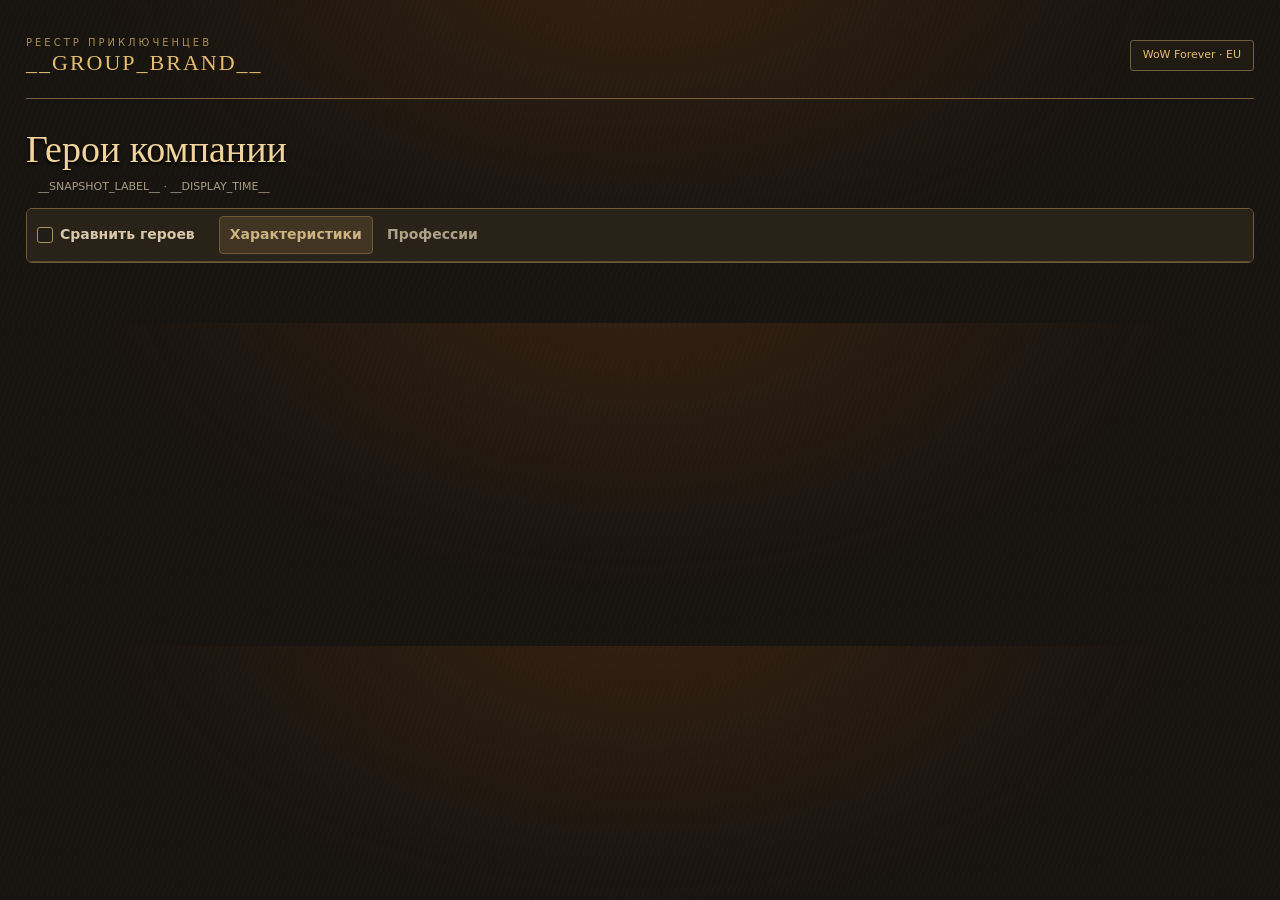
<file: template.html>
<!doctype html><html lang="ru"><meta charset="utf-8"><meta name="viewport" content="width=device-width, initial-scale=1"><title>__GROUP_TITLE__ · Heroes &amp; Dungeons</title><style>
:root{color-scheme:dark;--gold:#e4bd70;--muted:#aa9d86;--line:#55452e}*{box-sizing:border-box}body{margin:0;background:radial-gradient(ellipse at 50% -20%,#6c3a1760,transparent 60%),repeating-linear-gradient(110deg,#17130f 0,#17130f 2px,#191510 3px,#191510 5px);color:#e8dfcc;font:14px/1.5 system-ui,sans-serif}main{max-width:1280px;margin:auto;padding:35px 26px 60px}header{border-bottom:1px solid #77613d;padding-bottom:22px;display:flex;justify-content:space-between;align-items:center}.brand{font:22px Georgia;letter-spacing:2px;color:var(--gold)}.eyebrow{color:#aa8e56;text-transform:uppercase;letter-spacing:3px;font-size:10px}.region{border:1px solid #71603e;background:#201b12;border-radius:3px;padding:6px 12px;color:var(--gold);font-size:11px}h1{font:38px Georgia;margin:28px 0 8px;color:#f1d49b;text-shadow:0 2px 3px #000}p{color:var(--muted)}.intro{margin:0 0 25px}.toolbar{display:flex;gap:12px;flex-wrap:wrap;margin:24px 0 16px}input,select,button{font:inherit;background:#13110d;color:#e3d6bb;border:1px solid #6d5631;border-radius:3px;padding:10px 13px}input{min-width:200px;flex:1}button{cursor:pointer;background:linear-gradient(#4c2518,#2d160f);border-color:#8d6333;color:#f0cc86}button:hover{filter:brightness(1.2)}.counts{font-size:12px;color:var(--muted);display:flex;gap:22px;flex-wrap:wrap}.counts strong{color:var(--gold);font-weight:500}.scroll{overflow:auto;border:1px solid #7e6337;box-shadow:0 0 0 3px #211c14,0 12px 35px #0008}table{width:100%;border-collapse:collapse;min-width:820px;background:#1c1913}th{text-align:left;font-size:10px;letter-spacing:1.7px;color:#c7aa76;background:linear-gradient(#393022,#282116);padding:14px 18px;border-bottom:1px solid #78613c}td{padding:13px 18px;border-bottom:1px solid #423724}.hero{cursor:pointer;transition:background .15s}.hero:nth-of-type(4n+1){background:#221d16}.hero:hover{background:#342b1d}.hero:focus-visible{outline:2px solid var(--gold);outline-offset:-3px}.iconlabel{display:flex;align-items:center;gap:10px;white-space:nowrap}.icon{width:33px;height:33px;border:1px solid #b08a48;border-radius:3px;box-shadow:0 0 0 2px #080705,0 2px 5px #000;object-fit:cover}.raceIcon{border-color:#77643e}.heroname{font:17px Georgia;white-space:nowrap}.owner{color:#f1dfbb}.level{color:#f5d875;font:23px Georgia;font-variant-numeric:tabular-nums}.arrow{color:var(--gold);font-size:16px}.status{color:#a68d6a;font-size:11px;display:block}.detail td{padding:0;border:0}.detail[hidden]{display:none}.detailbox{padding:24px 28px 24px 70px;background:linear-gradient(100deg,#15130f,#262015);box-shadow:inset 0 3px 8px #0007;border-bottom:1px solid #77613c}.detailhead{display:flex;justify-content:space-between;gap:20px;flex-wrap:wrap;margin-bottom:20px;color:var(--muted);font-size:12px}a{color:var(--gold);text-decoration:none}a:hover{text-decoration:underline}.skillgrid{display:grid;grid-template-columns:1fr 1fr;gap:30px}.sectiontitle{font-size:10px;text-transform:uppercase;letter-spacing:2px;color:#c9af7c;margin-bottom:14px}.skill{display:grid;grid-template-columns:32px 1fr auto;gap:12px;align-items:center;margin:12px 0}.skill .icon{width:29px;height:29px}.skillname{font-size:13px}.value{font-size:12px;color:#dac087;font-variant-numeric:tabular-nums}.track{height:4px;background:#443a26;margin-top:6px;overflow:hidden}.fill{height:100%;background:linear-gradient(90deg,#7a5927,#d5b66b)}.gear{margin-top:22px;border-top:1px solid #514329;padding-top:18px;color:#b3a78f;font-size:12px;line-height:1.9}.gear span{display:inline-block;margin-right:14px}.empty{color:var(--muted);font-size:12px}.company{display:flex;gap:8px;flex-wrap:wrap;margin:15px 0 25px}.person{border:1px solid #51442e;padding:7px 10px;color:var(--muted);font-size:12px;background:#1d1912}.person b{color:#ddca9e;font-weight:500}h2{font:23px Georgia;color:#cfb681;margin-top:30px}footer{border-top:1px solid #59482d;padding-top:20px;margin-top:30px;color:var(--muted);font-size:11px}.notice{max-width:850px;line-height:1.8}.hidden{display:none}#noresults{padding:25px}.legend{font-size:11px;color:#aa9d86;margin-top:12px}@media(max-width:650px){main{padding:22px 13px}.brand{font-size:17px}.region{font-size:10px}h1{font-size:31px}.toolbar select{flex:1}.skillgrid{grid-template-columns:1fr}.detailbox{padding:20px}.counts{gap:12px}th,td{padding:12px}header{gap:12px}.scroll{margin:0 -3px}}@media(prefers-reduced-motion:reduce){*{transition:none!important}}
.stats{margin-bottom:24px}.stats h3{font-weight:500}.statgrid{display:grid;grid-template-columns:repeat(auto-fit,minmax(150px,1fr));gap:6px 12px;margin:0}.stat{position:relative;padding:7px 8px 7px 44px;background:#211c15;border:1px solid #473924;border-radius:3px}.stat dt{font-size:12px;color:#c2b399}.stat dd{margin:0;font:18px Georgia,serif;color:#f4d99e;font-variant-numeric:tabular-nums}.stat-icon{position:absolute;top:50%;left:8px;transform:translateY(-50%);width:27px;height:27px;background-size:cover;background-position:center}
.toolbar{margin-bottom:8px}.compact-option{display:inline-flex;align-items:center;gap:8px;color:#dfc58f;margin:2px 0 12px;cursor:pointer}.compact-option input{min-width:0;flex:none;width:16px;height:16px;accent-color:#c4a464}.hero td{padding-block:8px}.summary td{padding:5px 12px 8px 20px;background:#191610}.mini-line{display:flex;align-items:baseline;gap:10px;font-size:12px}.mini-line+.mini-line{margin-top:4px}.mini-label{flex:0 0 70px;color:#bbab8e}.mini-items{display:flex;flex-wrap:wrap;align-items:center;gap:3px 12px}.chip{display:inline-flex;align-items:center;gap:4px;white-space:nowrap;font-variant-numeric:tabular-nums}.chip b{font-weight:500;color:#ddbf85}.chip .icon{position:static;transform:none;flex:none;width:17px;height:17px;box-shadow:none;border-color:#76613e}.sr-only{position:absolute;width:1px;height:1px;padding:0;overflow:hidden;clip-path:inset(50%);white-space:nowrap}
.gearlist{list-style:none;margin:0 0 14px;padding:0;display:grid;grid-template-columns:repeat(auto-fit,minmax(190px,1fr));gap:5px 14px}.gearlist li{display:flex;align-items:center;gap:9px;padding:5px 0;border-bottom:1px solid #403525;line-height:1.3}.gearlist .icon{width:30px;height:30px;flex:none}.gearlist small{color:var(--muted);font-size:11px}
#hover-tip{position:fixed;z-index:20;pointer-events:none;box-sizing:border-box;max-width:min(350px,calc(100vw - 12px));white-space:pre-line;padding:8px 12px;border:1px solid #96794a;border-radius:4px;background:#15120ff5;color:#eedbb8;box-shadow:0 4px 14px #0009;font-size:13px;line-height:1.45}[data-tip]{cursor:help}[data-tip]:focus-visible{outline:2px solid var(--gold);outline-offset:2px}

.snapshot-time {
  display: flex;
  flex-wrap: wrap;
  align-items: baseline;
  gap: 2px 12px;
  margin: 0 0 12px;
  color: var(--muted);
  font-size: 11px;
}
.snapshot-age {
  color: var(--gold);
  font-size: clamp(18px, 2vw, 22px);
  font-weight: 650;
  line-height: 1.3;
  font-variant-numeric: tabular-nums;
}
.snapshot-time time { white-space: nowrap }
#snapshot-label::after { content: " ·" }
@media (max-width: 600px) {
  .snapshot-time { align-items: center }
  #snapshot-label { display: block }
  #snapshot-label::after { content: none }
}

th:has(.sort-button) { padding: 0 }
.sort-button {
  display: flex; align-items: center; gap: 6px; width: 100%; padding: 14px 18px;
  color: inherit; background: transparent; border: 0; border-radius: 0;
  font: inherit; letter-spacing: inherit; text-align: left;
}
.sort-button:hover, th[aria-sort] .sort-button { color: #ffe1a0 }
.sort-button:focus-visible { outline: 2px solid var(--gold); outline-offset: -2px }
.sort-arrow { color: var(--muted); letter-spacing: 0 }
th[aria-sort] .sort-arrow { color: var(--gold) }

@media (max-width: 900px) {
  main { padding: 20px clamp(12px, 3vw, 26px) 36px }
  header { gap: 10px; padding-bottom: 12px; flex-wrap: wrap }
  .brand { font-size: clamp(16px, 3.6vw, 22px); letter-spacing: 1.3px }
  .region { padding: 4px 8px; white-space: nowrap }
  h1 { margin: 20px 0 5px; font-size: clamp(29px, 6vw, 36px) }
  .intro { margin-bottom: 12px }
  .counts { gap: 4px 14px }
  .toolbar { display: grid; grid-template-columns: repeat(2, minmax(0, 1fr)); gap: 8px; margin-top: 16px }
  .toolbar > * { width: 100%; min-width: 0; min-height: 44px; padding: 8px 10px; font-size: 16px }
  #search, #expand { grid-column: 1 / -1 }
  .compact-option { min-height: 44px; margin: 0 0 4px; font-size: 13px }
  .scroll { overflow: visible; margin: 0; border: 0; box-shadow: none }
  .scroll table, #rows { display: block; min-width: 0; background: transparent }
  .scroll thead { display: block }
  .scroll thead tr { display: flex; flex-wrap: wrap; gap: 4px }
  .scroll thead th { background: none; border: 0; letter-spacing: 0; font-size: 12px }
  .scroll thead th:first-child { display: none }
  .sort-button {
    min-height: 44px; padding: 6px 9px; gap: 4px;
    border: 1px solid #55452e; border-radius: 4px; background: #211c15;
  }
  th[aria-sort] .sort-button { border-color: #ac8a4d }
  .hero {
    display: grid; grid-template-columns: repeat(2, minmax(0, 1fr)) auto 12px;
    grid-template-areas: "name name level arrow" "owner owner level arrow" "race class class class";
    align-items: center; gap: 2px 8px; margin-top: 10px; padding: 12px;
    border: 1px solid #675233; border-radius: 8px;
    background: linear-gradient(115deg, #2b241b, #201b15);
  }
  .hero:nth-of-type(4n+1) { background: linear-gradient(115deg, #2b241b, #201b15) }
  .hero:has(+ .summary), .hero[aria-expanded="true"] { border-radius: 8px 8px 0 0 }
  .hero td { display: block; min-width: 0; padding: 0; border: 0 }
  .hero-name { grid-area: name }
  .heroname { font-size: 19px; white-space: normal; overflow-wrap: anywhere }
  .hero .owner { grid-area: owner; font-size: 12px; color: #bcae97; overflow-wrap: anywhere }
  .hero .owner::before { content: "Игрок · " }
  .hero .level { grid-area: level; padding: 2px 6px; border: 1px solid #675233; border-radius: 4px; font-size: 17px }
  .hero .level::before { content: "Ур. "; font: 11px system-ui; color: #c9b590 }
  .hero .arrow { grid-area: arrow }
  .hero-race { grid-area: race }
  .hero-class { grid-area: class }
  .hero .iconlabel { gap: 6px; margin-top: 7px; white-space: normal; overflow-wrap: anywhere; font-size: 13px; line-height: 1.25 }
  .hero .icon { flex: none; width: 23px; height: 23px }
  .summary, .detail:not([hidden]), .summary td, .detail td { display: block }
  .summary td, .detailbox { padding: 10px 12px; border: 1px solid #675233; border-top: 0; border-radius: 0 0 8px 8px }
  .hero[aria-expanded="true"] + .summary td { border-radius: 0 }
  .mini-line { display: block }
  .mini-line + .mini-line { margin-top: 8px }
  .mini-label { display: block; margin-bottom: 3px; color: #c4af8a }
  .mini-items { gap: 2px 10px }
  .chip { min-height: 28px; max-width: 100%; white-space: normal; overflow-wrap: anywhere }
  .chip .icon { width: 20px; height: 20px }
  .detailhead { gap: 6px 12px; margin-bottom: 10px }
  .sectiontitle { margin: 10px 0 6px }
  .gearlist { grid-template-columns: repeat(auto-fit, minmax(min(100%, 170px), 1fr)); gap: 2px 12px }
  .gearlist li { min-height: 44px; overflow-wrap: anywhere }
  .legend { display: none }
}
@media (max-width: 360px) {
  .toolbar select { grid-column: 1 / -1 }
}
@media (min-width: 600px) and (max-width: 900px) {
  .toolbar { grid-template-columns: minmax(0, 2fr) repeat(2, minmax(0, 1.2fr)) auto }
  #search, #expand { grid-column: auto }
}
.analytics { margin: 44px 0 16px; scroll-margin-top: 15px; --teal: #78b9a6; --bar: #bf9c57; --edge: #4f422e }
.analytics *, .report-shortcut { box-sizing: border-box }
.report-shortcut { display:inline-block; float:right; margin:6px 0 10px 12px; font-size:13px }
.report-head { display:flex; justify-content:space-between; align-items:center; gap:14px; border-top:1px solid #82673f; margin-bottom:18px; padding-top:23px }
.report-head h2 { font:clamp(27px,3.2vw,37px)/1.15 Georgia,serif; color:#f2d69e; margin:0 }
.report-head p, .panel-caption { font-size:13px; margin:6px 0 0; line-height:1.55; color:#bbaa92 }
.table-link { font-size:12px; white-space:nowrap }
.report-grid,.distribution-grid { display:grid; gap:14px; margin-bottom:14px }
.report-grid { grid-template-columns:minmax(0,1.45fr) minmax(0,1fr) }
.distribution-grid { grid-template-columns:repeat(2,minmax(0,1fr)) }
.report-panel { min-width:0; padding:clamp(15px,2vw,24px); background:linear-gradient(135deg,#272219,#1c1914 72%); border:1px solid var(--edge); border-radius:6px }
.report-panel h3 { margin:0; color:#f4dfba; font:clamp(19px,2vw,24px)/1.22 Georgia,serif }
.report-panel .icon { width:26px; height:26px; box-shadow:none; flex:none; border-color:#65543a; vertical-align:middle }
.level-chart { display:flex; gap:5px; overflow-x:auto; margin-top:20px; padding:3px 2px 4px; scrollbar-width:thin }
.level-bin { flex:1 0 33px; display:flex; flex-direction:column; align-items:stretch; gap:5px; padding:4px 2px; border:0; border-radius:3px; background:transparent; min-width:0; color:#b7aa93; font:12px/1.25 system-ui,sans-serif; text-align:center }
.bin-plot { height:98px; display:flex; justify-content:flex-end; flex-direction:column; align-items:center; border-bottom:1px solid #635338; background:repeating-linear-gradient(to top, transparent 0 23px, #c8ab7620 23px 24px) }
.bin-bar { display:block; width:56%; max-width:65px; height:var(--height); background:linear-gradient(to top,#47796e,#8dc7ad); border-radius:3px 3px 0 0 }
.bin-count { margin-bottom:2px; color:#e6e0cb; font:600 13px/1.15 system-ui; font-variant-numeric:tabular-nums }
.level-bin[aria-pressed="true"] .bin-bar { background:linear-gradient(to top,#9d7038,#eccb82) }
.level-bin[aria-pressed="true"] .bin-range { font-weight:650; color:#ffdb94 }
.level-bin:focus-visible { outline:2px solid #efcf93; outline-offset:0 }
.level-members { border-top:1px solid var(--edge); margin-top:12px; padding-top:11px; font-size:12px; line-height:1.7; color:#cfbea3 }
.level-members strong { color:#eed3a0; font-weight:600; margin-right:8px }
.level-members span { display:inline-block; margin-right:10px }
.level-leaders { padding:0; margin:13px 0 0; list-style:none }
.level-leaders li { display:grid; grid-template-columns:22px 28px minmax(0,1fr) auto; align-items:center; gap:8px; padding:12px 0; border-bottom:1px solid var(--edge) }
.level-leaders li:last-child { border-bottom:0 }
.level-leaders li:first-child .leader-score,.level-leaders li:first-child .place { color:#f0cf84 }
.place { font:16px Georgia,serif; color:#b5a68b }
.leader-name,.prof-player { display:block; font-weight:550; color:#ece1cc; overflow-wrap:anywhere }
.leader-info small,.prof-meta { display:block; color:#b9aa90; font-size:12px }
.leader-score { white-space:nowrap; color:#ddcead; font:22px Georgia,serif }
.leader-score small { color:#b8a88b; font:11px system-ui }
.dist-list { list-style:none; margin:16px 0 0; padding:0; display:grid; gap:10px }
.dist-item { display:grid; align-items:center; grid-template-columns:24px minmax(9em,1.4fr) minmax(28px,1fr) minmax(60px,auto); gap:8px; font-size:13px }
.dist-item .icon { width:22px; height:22px }
.report-meter { display:block; border-radius:5px; height:5px; background:#3c352b; overflow:hidden }
.report-meter i { display:block; height:100%; width:var(--share); background:var(--tint,var(--teal)); border-radius:5px }
.dist-value { color:#e5cd9d; text-align:right; font-variant-numeric:tabular-nums; white-space:nowrap }
.dist-value small { color:#b2a288; font-size:11px }
.profession-ranks { min-width:0; margin-top:15px; background:transparent; table-layout:fixed; border-collapse:collapse }
.profession-ranks th { font-size:11px; letter-spacing:.3px; color:#cab69a; background:#29231a; font-weight:550 }
.profession-ranks td,.profession-ranks th { padding:10px 8px; border-color:#453b2b; text-align:left }
.profession-ranks thead th:first-child { width:22% }
.profession-ranks thead th:nth-child(2) { width:13% }
.profession-ranks tbody th { background:transparent; font:500 13px/1.3 system-ui; color:#ecd8b6 }
.prof-title { display:flex; align-items:center; gap:8px }
.prof-count { display:block; color:#dccdaa; font-size:12px; margin-bottom:4px; font-variant-numeric:tabular-nums }
.prof-count-col .report-meter { max-width:70px }
.prof-player { font-size:13px }
.prof-meta b { color:#9ec8b7; font-weight:600 }
.rank-empty { color:#867d6c }
@media(max-width:920px) {
  .report-grid { grid-template-columns:minmax(0,1.25fr) minmax(0,1fr) }
  .dist-item { grid-template-columns:22px minmax(0,1.45fr) minmax(24px,.65fr) auto }
}
@media(max-width:720px) {
  .report-grid,.distribution-grid { grid-template-columns:1fr }
  .analytics { margin-top:30px }
  .profession-ranks,.profession-ranks tbody { display:block }
  .profession-ranks thead { position:absolute; width:1px; height:1px; overflow:hidden; clip-path:inset(50%) }
  .profession-ranks tbody tr { display:grid; grid-template-columns:1fr auto; padding:12px 0; border-top:1px solid var(--edge); column-gap:8px; align-items:center }
  .profession-ranks tbody th,.profession-ranks td { border:0; padding:2px 0 }
  .prof-count-col { min-width:48px }
  .prof-count { text-align:right }
  .profession-ranks .prof-rank { grid-column:1 / -1; display:grid; grid-template-columns:20px minmax(0,1fr) auto; align-items:baseline; gap:6px; margin-top:3px }
  .prof-rank::before { content:attr(data-place); color:#b2a288; font:12px Georgia }
  .profession-ranks .rank-empty { display:none }
  .prof-meta { font-size:11px }
}
@media(max-width:480px) {
  .report-shortcut { float:none; margin:0 0 12px; display:block; width:fit-content }
  .level-bin { font-size:11px }
}

.rank-disclosure summary{cursor:pointer;display:list-item;width:fit-content;color:#ebcd92;border:1px solid #705831;padding:7px 12px;border-radius:4px;background:#2a2319;font-size:13px}
.rank-disclosure summary:focus-visible{outline:2px solid var(--gold)}
.rank-disclosure .when-open,.rank-disclosure[open] .when-closed{display:none}
.rank-disclosure[open] .when-open{display:inline}
.more-ranks ol{padding-left:3em;line-height:1.9}.more-ranks b{color:#9ec8b7}
.profession-ranks tbody .more-ranks{border:0}.more-ranks td{grid-column:1/-1}
[hidden]{display:none!important}
.intro{margin-bottom:12px}
#roster-view{scroll-margin-top:12px}
.view-options,.matrix-tools,.mode-picker,.field-controls,.field-picker,#metric-pager{display:flex;align-items:center}
.view-options{gap:18px;min-height:44px;margin:3px 0 11px}
.view-options .compact-option,.view-options .report-shortcut{margin:0;float:none}
.view-options .compact-option{font-weight:550}
.view-options .report-shortcut{margin-left:auto}
#expand{background:none;border:0;padding:4px 0;color:#c9b99a;font-size:12px;text-decoration:underline;text-underline-offset:3px;text-decoration-color:#716046}
#matrix-wrap{border:1px solid #725a39;border-radius:6px;background:#211d16;box-shadow:0 5px 18px #0004}
.matrix-tools{justify-content:space-between;gap:12px;padding:12px 15px;background:#272118;border-bottom:1px solid #5b4930;border-radius:6px 6px 0 0}
.mode-picker{gap:2px;padding:3px;border-radius:5px;background:#171510;border:1px solid #5a4930}
.mode-picker button{border:1px solid transparent;border-radius:3px;background:none;color:#c5b69c;padding:5px 14px;font-weight:550;font-size:13px}
.mode-picker button[aria-pressed=true]{border-color:#84663d;color:#ffe2a4;background:#473821}
.field-controls,.field-picker{gap:10px}
.field-picker span{font-size:12px;color:#c1b49c}
.field-picker select{padding:6px 8px;max-width:100%;font-size:13px}
#metric-pager{gap:5px}
#metric-pager button{background:#30271b;border-color:#685434;font-size:23px;line-height:1;padding:0;width:32px;height:32px}
#metric-pager button:disabled{opacity:.35;cursor:default}
#metric-page{min-width:49px;text-align:center;font-variant-numeric:tabular-nums;color:#c9bba1;font-size:12px}
.matrix{border-collapse:separate;border-spacing:0;table-layout:fixed;min-width:0;width:100%;background:#1c1914;border-radius:0 0 5px 5px}
.matrix .owner-col{width:clamp(76px,8.5vw,118px)}
.matrix .hero-col{width:clamp(205px,19.8vw,264px)}
.matrix .level-col{width:66px}
.matrix .honorableKills-col{width:7rem}
.matrix .rank-col{width:3.5rem}
.matrix.is-roster .metric-value{border-inline-start:0}
.matrix th,.matrix td{padding:0;vertical-align:middle}
.matrix th{background:#30291d;font-size:12px;letter-spacing:normal;height:62px;border-bottom:1px solid #78603b}
.matrix td{border-bottom:1px solid #423828}
.matrix tbody tr:last-child td{border-bottom:0}
.matrix .m-sort{display:flex;align-items:center;justify-content:center;position:relative;flex-direction:column;gap:3px;width:100%;min-height:57px;border:0;background:none;padding:4px 2px;color:#c9bca3;font:500 12px/1.16 system-ui,sans-serif;letter-spacing:normal}
.matrix .m-sort:hover,.matrix th[aria-sort] .m-sort{color:#ffe2a3}
.matrix :focus-visible,#matrix-wrap button:focus-visible{outline:2px solid #e5bb71;outline-offset:-3px}
.matrix .m-owner .m-sort,.matrix .m-identity .m-sort{align-items:flex-start;padding-left:14px;flex-direction:row;align-items:center;justify-content:flex-start}
.matrix .sort-mark{color:#e6ba69;font:11px system-ui;line-height:1}
.matrix .th-metric[aria-sort] .sort-mark{position:absolute;top:9px;left:calc(50% + 15px)}
.matrix .th-metric[aria-sort]{box-shadow:inset 0 -2px #d4ad66}
.matrix .th-metric,.matrix .metric-value,.matrix .m-level{border-inline-start:1px solid #403729}
.metric-icon{width:24px;height:24px;border:1px solid #8b7249;border-radius:4px;object-fit:cover}
.matrix .label-short,.mobile-owner{display:none}
.matrix .compare-row{cursor:pointer;background:#211c16}
.matrix .compare-row.shaded{background:#272119}
.matrix .compare-row:hover,.matrix .compare-row:focus-within,.matrix .compare-row.expanded{background:#352c20}
.matrix .compare-row td{height:54px}
.matrix td.m-owner{padding-left:14px;color:#d5c8b2}
.matrix .m-identity{padding:0 6px 0 0}
.identity-content{display:flex;align-items:center;gap:10px;min-width:0;padding:7px 6px 7px 14px}
.hero-info{min-width:0;flex:1;line-height:1.22}
.hero-trigger{display:block;padding:2px 0;text-align:left;background:none;border:0;font:17px/1.17 Georgia,serif;color:inherit;overflow-wrap:anywhere}
.hero-trigger:hover{text-decoration:underline;text-underline-offset:3px}
.icon-pair{display:inline-flex;align-items:center;gap:3px;flex:none}
.icon-pair .icon{width:22px;height:22px;box-shadow:none;border-color:#796545;border-radius:3px;display:block}
.matrix .metric-value,.matrix .m-level{text-align:center;font-variant-numeric:tabular-nums}
.metric-value{color:#eee3ce;font-weight:550;font-size:15px;white-space:nowrap}
.metric-value .denom{font-size:.8em;font-weight:450;color:#b2a28a}
.matrix .missing{color:#958770;font-weight:400}
.matrix td.m-level{font:bold 17px/1.25 Georgia,serif;color:#f2d18d}
.matrix .matrix-detail td{padding:0}
.matrix .detailbox{border-radius:0}
.matrix .no-profiles{padding:24px;color:#cbbd9f;text-align:center}
@media(max-width:1060px){
  .matrix .label-long{display:none}.matrix .label-short{display:inline}
}
@media(max-width:900px){
  .matrix .owner-col{width:90px}.matrix .hero-col{width:205px}
  .matrix .level-col{width:48px}
}
@media(max-width:700px){
  main{padding-left:12px;padding-right:12px}
  .toolbar{grid-template-columns:repeat(2,minmax(0,1fr));gap:6px;margin:12px 0 2px}
  .toolbar #search{grid-column:1/-1}
  .toolbar select{grid-column:auto}
  .view-options{gap:12px;margin:0 0 5px}.view-options #expand{min-height:44px}
  .view-options .report-shortcut{font-size:12px}
  .matrix-tools{flex-wrap:wrap;gap:8px;padding:8px}
  .mode-picker{width:100%}.mode-picker button{flex:1;min-height:35px}
  .field-controls{width:100%;justify-content:space-between;gap:4px}.field-picker{gap:7px}
  .field-picker select{height:36px;padding:4px 7px;max-width:140px}
  #metric-pager button{width:37px;height:36px}
  .matrix .hero-col{width:40%}.matrix .level-col{width:32px}
  .matrix th{height:55px}
  .matrix .m-sort{min-height:51px;font-size:11px}
  .matrix .m-identity .m-sort,.identity-content{padding-left:8px}
  .matrix .compare-row td{height:59px}
  .matrix .m-identity{padding-right:2px}
  .identity-content{display:grid;grid-template-columns:auto 1fr;grid-template-areas:"hero hero" "icons owner";align-content:center;gap:4px 5px;padding-top:5px;padding-bottom:5px;padding-right:2px}
  .hero-info{grid-area:hero}.icon-pair{grid-area:icons}.mobile-owner{grid-area:owner;display:block;font:11px/1.1 system-ui;color:#c1b398;overflow-wrap:anywhere}
  .icon-pair .icon{width:15px;height:15px;border-radius:2px}
  .hero-trigger{font-size:15px;line-height:1.08;padding:0}
  .matrix .metric-value{font-size:13px;letter-spacing:-.2px}
  .matrix .metric-value.range{font-size:11px}
  .matrix .th-metric[aria-sort] .sort-mark{left:calc(50% + 12px)}
  .metric-icon{width:22px;height:22px}
  .matrix td.m-level{font-size:15px}
}
@media(max-width:360px){
  .view-options{column-gap:9px}
  .toolbar select{font-size:14px}
}
.matrix th{position:sticky;top:0;z-index:1}
.matrix .identity-value{text-align:center;color:#d1c4ad;border-inline-start:1px solid #403729;padding:0 4px;font-size:14px;line-height:1.2;overflow-wrap:anywhere}
.field-picker select:disabled{opacity:.55}
@media(max-width:700px){.matrix .identity-value{font-size:12px}.matrix .field-controls{min-height:36px}}
.matrix .profile-field{display:flex;align-items:center;gap:10px;line-height:1.25;text-align:left}
.matrix .profile-field .icon{width:33px;height:33px;flex:none;border-radius:3px}
.matrix .profile-field .raceIcon{border-color:#77643e}
.matrix .identity-value{border-inline-start:0;padding-inline:18px}
.matrix.is-roster .icon-pair>span{visibility:hidden}
.matrix.is-roster .th-metric,.matrix.is-roster .m-level{border-inline-start-color:transparent}
.matrix.is-roster .th-metric .m-sort{align-items:flex-start;padding-left:18px}
.matrix.is-roster .compare-row{background:#1c1913}
.matrix.is-roster .compare-row.shaded{background:#221d16}
.matrix.is-roster .compare-row:hover,.matrix.is-roster .compare-row:focus-within{background:#342b1d}
.matrix.is-roster td.m-owner{color:#f1dfbb}
.matrix .level-number{display:inline-grid;place-items:center}
.matrix .level-number{font:23px Georgia,serif;font-variant-numeric:tabular-nums;color:#f5d875}
@media(max-width:700px){
  .matrix .compare-row{position:relative}
  .matrix .compare-row td{height:90px}
  .matrix td.m-identity{vertical-align:top}
  .matrix .identity-content{padding-top:8px;grid-template-columns:36px 1fr}
  .matrix .icon-pair{position:relative}
  .matrix.is-roster .icon-pair::after{content:"Игрок ·";position:absolute;left:0;top:50%;transform:translateY(-50%);color:#bcae97;font:11px system-ui;white-space:nowrap}
  .matrix.is-roster .identity-value{padding:0}
  .matrix .honorableKills-col{width:12%}
  .matrix .rank-col{width:10%}
  .matrix.is-roster .metric-value{vertical-align:top;padding-top:12px}
  .matrix.is-roster .profile-field{position:absolute;bottom:9px;left:10px;width:calc(54% - 14px);gap:6px;font-size:13px;min-height:23px}
  .matrix.is-roster .profile-field.field-class{left:55%;width:calc(45% - 12px)}
  .matrix.is-roster .profile-field .icon{width:23px;height:23px;box-shadow:0 0 0 1px #080705}
  .matrix.is-roster .compare-row,.matrix.is-roster .compare-row.shaded{background:linear-gradient(115deg,#2b241b,#201b15)}
  .matrix.is-roster .compare-row td{border-block:1px solid #675233;box-shadow:inset 0 -4px #191510}
  .matrix.is-roster .compare-row td:first-child{border-left:1px solid #675233;border-radius:7px 0 0 7px}
  .matrix.is-roster .compare-row td:last-child{border-right:1px solid #675233;border-radius:0 7px 7px 0}
  .matrix .compare-row td.m-identity{border-left:1px solid transparent;border-top:1px solid transparent}
  .matrix .level-number{min-width:24px;height:24px;font-size:17px;border:1px solid transparent}
  .matrix:not(.is-roster) .compare-row td.m-level{border-top:1px solid transparent;border-right:1px solid transparent;border-bottom:1px solid #423828}
  .matrix.is-roster .level-number{border-color:#675233;background:#2b2419;border-radius:4px}
  .matrix.is-roster .th-metric .m-sort{align-items:center;padding-left:2px}
}
@media(max-width:700px){
  .matrix .compare-row td{height:76px}
  .matrix .identity-content{padding-bottom:37px}
}
@media(max-width:700px){.matrix tbody .compare-row:last-child td.m-identity{border-bottom:1px solid #57462f}}
@media(max-width:360px){.matrix .identity-content{padding-bottom:47px}}
</style><main><header><div><div class="eyebrow">Реестр приключенцев</div><div class="brand">__GROUP_BRAND__</div></div><div class="region">WoW Forever · EU</div></header><h1>Герои компании</h1>
<p class="snapshot-time" id="stamp">
  <strong class="snapshot-age" id="snapshot-age"></strong>
  <span><span id="snapshot-label">__SNAPSHOT_LABEL__</span> <time id="snapshot-time">__DISPLAY_TIME__</time></span>
</p>
<div id="snapshot-roster" lang="ru">
<style>
#snapshot-roster{font:14px/1.35 system-ui,sans-serif;color:#eee3ce;min-width:0}
#snapshot-roster *{box-sizing:border-box}
#snapshot-roster .shell{background:#211c16;border:1px solid #705c3b;border-radius:6px;overflow:hidden}
#snapshot-roster .bar{display:flex;flex-wrap:wrap;gap:3px;padding:7px 9px;background:#282219}
#snapshot-roster .bar label{cursor:pointer;display:inline-flex;align-items:center;justify-content:center;min-height:38px;border:1px solid transparent;border-radius:4px;color:#d9c9aa;padding:4px 10px}
#snapshot-roster .modebar{border-bottom:1px solid #58482e;font-weight:600}
#snapshot-roster .picks{display:flex;align-items:center;gap:7px;flex-wrap:wrap;background:#211c16}
#snapshot-roster .picks label{font-size:13px;padding:4px 7px}
#snapshot-roster .sr{position:absolute;width:1px;height:1px;clip-path:inset(50%);overflow:hidden}
#snapshot-roster .panel,#snapshot-roster .group,#snapshot-roster .pager{display:none}
#snapshot-roster .paper{width:100%;min-width:0;border-collapse:collapse;table-layout:fixed;color:#eee3ce;background:#211c16;margin:0}
#snapshot-roster .paper th,#snapshot-roster .paper td{padding:7px 3px;text-align:center;letter-spacing:normal;border:0;border-bottom:1px solid #4d402d;background:none;color:inherit}
#snapshot-roster .paper th{font:500 12px/1.22 system-ui,sans-serif;color:#d6c29f;background:#342b1f}
#snapshot-roster .paper th[scope=row]{text-align:left;font:15px/1.22 Georgia,serif;background:none}
#snapshot-roster .paper .who{width:26%;padding-left:11px;text-align:left;overflow-wrap:anywhere}
#snapshot-roster .paper .lvl{width:40px;color:#e6c486}
#snapshot-roster .paper tbody tr:nth-child(even){background:#2a231b}
#snapshot-roster .paper td{font:500 14px/1.25 system-ui,sans-serif;font-variant-numeric:tabular-nums}
#snapshot-roster .avatar{display:flex;align-items:center;gap:4px;margin-top:3px;color:#cebea0;font:12px/1.3 system-ui,sans-serif}
#snapshot-roster .glyph{background-size:cover;background-position:center;display:inline-block;width:21px;height:21px;border-radius:3px;border:1px solid #8e754f;vertical-align:middle}
#snapshot-roster .avatar .glyph{width:16px;height:16px}
#snapshot-roster .cap{display:block;margin-top:3px;overflow-wrap:anywhere}
#snapshot-roster .short{display:none}
@media(min-width:791px) and (max-width:1060px){
#snapshot-roster .paper thead th{padding-block:3px}
}
__SNAPSHOT_ICON_STYLES__
#fh-stats:checked ~ .panel-fh-stats{display:block}
#fh-stats:checked ~ .modebar label[for="fh-stats"]{background:#493a26;border-color:#896b43;color:#ffe1a4}
#fh-stats:focus-visible ~ .modebar label[for="fh-stats"]{outline:2px solid #e4bd70}

#fh-stats0:checked ~ .group-fh-stats0{display:block}
#fh-stats0:checked ~ .picks label[for="fh-stats0"]{background:#3d3223;color:#f4d29a;border-color:#705b3a}
#fh-stats0:focus-visible ~ .picks label[for="fh-stats0"]{outline:2px solid #e4bd70}

@media (max-width:360px){

#snapshot-roster .pager-fh-stats0-2{display:flex}

#fh-stats0c2-0:checked ~ .paper .v:not(.c2-0){display:none}
#fh-stats0c2-0:checked ~ .pager label[for="fh-stats0c2-0"]{background:#493a26;border-color:#896b43;color:#ffe1a4}
#fh-stats0c2-0:focus-visible ~ .pager label[for="fh-stats0c2-0"]{outline:2px solid #e4bd70}

#fh-stats0c2-1:checked ~ .paper .v:not(.c2-1){display:none}
#fh-stats0c2-1:checked ~ .pager label[for="fh-stats0c2-1"]{background:#493a26;border-color:#896b43;color:#ffe1a4}
#fh-stats0c2-1:focus-visible ~ .pager label[for="fh-stats0c2-1"]{outline:2px solid #e4bd70}

#fh-stats0c2-2:checked ~ .paper .v:not(.c2-2){display:none}
#fh-stats0c2-2:checked ~ .pager label[for="fh-stats0c2-2"]{background:#493a26;border-color:#896b43;color:#ffe1a4}
#fh-stats0c2-2:focus-visible ~ .pager label[for="fh-stats0c2-2"]{outline:2px solid #e4bd70}

#fh-stats0c2-3:checked ~ .paper .v:not(.c2-3){display:none}
#fh-stats0c2-3:checked ~ .pager label[for="fh-stats0c2-3"]{background:#493a26;border-color:#896b43;color:#ffe1a4}
#fh-stats0c2-3:focus-visible ~ .pager label[for="fh-stats0c2-3"]{outline:2px solid #e4bd70}

}

@media (min-width:361px) and (max-width:790px){

#snapshot-roster .pager-fh-stats0-3{display:flex}

#fh-stats0c3-0:checked ~ .paper .v:not(.c3-0){display:none}
#fh-stats0c3-0:checked ~ .pager label[for="fh-stats0c3-0"]{background:#493a26;border-color:#896b43;color:#ffe1a4}
#fh-stats0c3-0:focus-visible ~ .pager label[for="fh-stats0c3-0"]{outline:2px solid #e4bd70}

#fh-stats0c3-1:checked ~ .paper .v:not(.c3-1){display:none}
#fh-stats0c3-1:checked ~ .pager label[for="fh-stats0c3-1"]{background:#493a26;border-color:#896b43;color:#ffe1a4}
#fh-stats0c3-1:focus-visible ~ .pager label[for="fh-stats0c3-1"]{outline:2px solid #e4bd70}

#fh-stats0c3-2:checked ~ .paper .v:not(.c3-2){display:none}
#fh-stats0c3-2:checked ~ .pager label[for="fh-stats0c3-2"]{background:#493a26;border-color:#896b43;color:#ffe1a4}
#fh-stats0c3-2:focus-visible ~ .pager label[for="fh-stats0c3-2"]{outline:2px solid #e4bd70}

}

#fh-stats1:checked ~ .group-fh-stats1{display:block}
#fh-stats1:checked ~ .picks label[for="fh-stats1"]{background:#3d3223;color:#f4d29a;border-color:#705b3a}
#fh-stats1:focus-visible ~ .picks label[for="fh-stats1"]{outline:2px solid #e4bd70}

@media (max-width:360px){

#snapshot-roster .pager-fh-stats1-2{display:flex}

#fh-stats1c2-0:checked ~ .paper .v:not(.c2-0){display:none}
#fh-stats1c2-0:checked ~ .pager label[for="fh-stats1c2-0"]{background:#493a26;border-color:#896b43;color:#ffe1a4}
#fh-stats1c2-0:focus-visible ~ .pager label[for="fh-stats1c2-0"]{outline:2px solid #e4bd70}

#fh-stats1c2-1:checked ~ .paper .v:not(.c2-1){display:none}
#fh-stats1c2-1:checked ~ .pager label[for="fh-stats1c2-1"]{background:#493a26;border-color:#896b43;color:#ffe1a4}
#fh-stats1c2-1:focus-visible ~ .pager label[for="fh-stats1c2-1"]{outline:2px solid #e4bd70}

#fh-stats1c2-2:checked ~ .paper .v:not(.c2-2){display:none}
#fh-stats1c2-2:checked ~ .pager label[for="fh-stats1c2-2"]{background:#493a26;border-color:#896b43;color:#ffe1a4}
#fh-stats1c2-2:focus-visible ~ .pager label[for="fh-stats1c2-2"]{outline:2px solid #e4bd70}

#fh-stats1c2-3:checked ~ .paper .v:not(.c2-3){display:none}
#fh-stats1c2-3:checked ~ .pager label[for="fh-stats1c2-3"]{background:#493a26;border-color:#896b43;color:#ffe1a4}
#fh-stats1c2-3:focus-visible ~ .pager label[for="fh-stats1c2-3"]{outline:2px solid #e4bd70}

}

@media (min-width:361px) and (max-width:790px){

#snapshot-roster .pager-fh-stats1-3{display:flex}

#fh-stats1c3-0:checked ~ .paper .v:not(.c3-0){display:none}
#fh-stats1c3-0:checked ~ .pager label[for="fh-stats1c3-0"]{background:#493a26;border-color:#896b43;color:#ffe1a4}
#fh-stats1c3-0:focus-visible ~ .pager label[for="fh-stats1c3-0"]{outline:2px solid #e4bd70}

#fh-stats1c3-1:checked ~ .paper .v:not(.c3-1){display:none}
#fh-stats1c3-1:checked ~ .pager label[for="fh-stats1c3-1"]{background:#493a26;border-color:#896b43;color:#ffe1a4}
#fh-stats1c3-1:focus-visible ~ .pager label[for="fh-stats1c3-1"]{outline:2px solid #e4bd70}

#fh-stats1c3-2:checked ~ .paper .v:not(.c3-2){display:none}
#fh-stats1c3-2:checked ~ .pager label[for="fh-stats1c3-2"]{background:#493a26;border-color:#896b43;color:#ffe1a4}
#fh-stats1c3-2:focus-visible ~ .pager label[for="fh-stats1c3-2"]{outline:2px solid #e4bd70}

}

#fh-stats2:checked ~ .group-fh-stats2{display:block}
#fh-stats2:checked ~ .picks label[for="fh-stats2"]{background:#3d3223;color:#f4d29a;border-color:#705b3a}
#fh-stats2:focus-visible ~ .picks label[for="fh-stats2"]{outline:2px solid #e4bd70}

@media (max-width:360px){

#snapshot-roster .pager-fh-stats2-2{display:flex}

#fh-stats2c2-0:checked ~ .paper .v:not(.c2-0){display:none}
#fh-stats2c2-0:checked ~ .pager label[for="fh-stats2c2-0"]{background:#493a26;border-color:#896b43;color:#ffe1a4}
#fh-stats2c2-0:focus-visible ~ .pager label[for="fh-stats2c2-0"]{outline:2px solid #e4bd70}

#fh-stats2c2-1:checked ~ .paper .v:not(.c2-1){display:none}
#fh-stats2c2-1:checked ~ .pager label[for="fh-stats2c2-1"]{background:#493a26;border-color:#896b43;color:#ffe1a4}
#fh-stats2c2-1:focus-visible ~ .pager label[for="fh-stats2c2-1"]{outline:2px solid #e4bd70}

}

@media (min-width:361px) and (max-width:790px){

#snapshot-roster .pager-fh-stats2-3{display:flex}

#fh-stats2c3-0:checked ~ .paper .v:not(.c3-0){display:none}
#fh-stats2c3-0:checked ~ .pager label[for="fh-stats2c3-0"]{background:#493a26;border-color:#896b43;color:#ffe1a4}
#fh-stats2c3-0:focus-visible ~ .pager label[for="fh-stats2c3-0"]{outline:2px solid #e4bd70}

}

#fh-prof:checked ~ .panel-fh-prof{display:block}
#fh-prof:checked ~ .modebar label[for="fh-prof"]{background:#493a26;border-color:#896b43;color:#ffe1a4}
#fh-prof:focus-visible ~ .modebar label[for="fh-prof"]{outline:2px solid #e4bd70}

#fh-prof0:checked ~ .group-fh-prof0{display:block}
#fh-prof0:checked ~ .picks label[for="fh-prof0"]{background:#3d3223;color:#f4d29a;border-color:#705b3a}
#fh-prof0:focus-visible ~ .picks label[for="fh-prof0"]{outline:2px solid #e4bd70}

@media (max-width:360px){

#snapshot-roster .pager-fh-prof0-2{display:flex}

#fh-prof0c2-0:checked ~ .paper .v:not(.c2-0){display:none}
#fh-prof0c2-0:checked ~ .pager label[for="fh-prof0c2-0"]{background:#493a26;border-color:#896b43;color:#ffe1a4}
#fh-prof0c2-0:focus-visible ~ .pager label[for="fh-prof0c2-0"]{outline:2px solid #e4bd70}

#fh-prof0c2-1:checked ~ .paper .v:not(.c2-1){display:none}
#fh-prof0c2-1:checked ~ .pager label[for="fh-prof0c2-1"]{background:#493a26;border-color:#896b43;color:#ffe1a4}
#fh-prof0c2-1:focus-visible ~ .pager label[for="fh-prof0c2-1"]{outline:2px solid #e4bd70}

#fh-prof0c2-2:checked ~ .paper .v:not(.c2-2){display:none}
#fh-prof0c2-2:checked ~ .pager label[for="fh-prof0c2-2"]{background:#493a26;border-color:#896b43;color:#ffe1a4}
#fh-prof0c2-2:focus-visible ~ .pager label[for="fh-prof0c2-2"]{outline:2px solid #e4bd70}

}

@media (min-width:361px) and (max-width:790px){

#snapshot-roster .pager-fh-prof0-3{display:flex}

#fh-prof0c3-0:checked ~ .paper .v:not(.c3-0){display:none}
#fh-prof0c3-0:checked ~ .pager label[for="fh-prof0c3-0"]{background:#493a26;border-color:#896b43;color:#ffe1a4}
#fh-prof0c3-0:focus-visible ~ .pager label[for="fh-prof0c3-0"]{outline:2px solid #e4bd70}

#fh-prof0c3-1:checked ~ .paper .v:not(.c3-1){display:none}
#fh-prof0c3-1:checked ~ .pager label[for="fh-prof0c3-1"]{background:#493a26;border-color:#896b43;color:#ffe1a4}
#fh-prof0c3-1:focus-visible ~ .pager label[for="fh-prof0c3-1"]{outline:2px solid #e4bd70}

}

#fh-prof1:checked ~ .group-fh-prof1{display:block}
#fh-prof1:checked ~ .picks label[for="fh-prof1"]{background:#3d3223;color:#f4d29a;border-color:#705b3a}
#fh-prof1:focus-visible ~ .picks label[for="fh-prof1"]{outline:2px solid #e4bd70}

@media (max-width:360px){

#snapshot-roster .pager-fh-prof1-2{display:flex}

#fh-prof1c2-0:checked ~ .paper .v:not(.c2-0){display:none}
#fh-prof1c2-0:checked ~ .pager label[for="fh-prof1c2-0"]{background:#493a26;border-color:#896b43;color:#ffe1a4}
#fh-prof1c2-0:focus-visible ~ .pager label[for="fh-prof1c2-0"]{outline:2px solid #e4bd70}

#fh-prof1c2-1:checked ~ .paper .v:not(.c2-1){display:none}
#fh-prof1c2-1:checked ~ .pager label[for="fh-prof1c2-1"]{background:#493a26;border-color:#896b43;color:#ffe1a4}
#fh-prof1c2-1:focus-visible ~ .pager label[for="fh-prof1c2-1"]{outline:2px solid #e4bd70}

}

@media (min-width:361px) and (max-width:790px){

#snapshot-roster .pager-fh-prof1-3{display:flex}

#fh-prof1c3-0:checked ~ .paper .v:not(.c3-0){display:none}
#fh-prof1c3-0:checked ~ .pager label[for="fh-prof1c3-0"]{background:#493a26;border-color:#896b43;color:#ffe1a4}
#fh-prof1c3-0:focus-visible ~ .pager label[for="fh-prof1c3-0"]{outline:2px solid #e4bd70}

}

#fh-prof2:checked ~ .group-fh-prof2{display:block}
#fh-prof2:checked ~ .picks label[for="fh-prof2"]{background:#3d3223;color:#f4d29a;border-color:#705b3a}
#fh-prof2:focus-visible ~ .picks label[for="fh-prof2"]{outline:2px solid #e4bd70}

@media (max-width:360px){

#snapshot-roster .pager-fh-prof2-2{display:flex}

#fh-prof2c2-0:checked ~ .paper .v:not(.c2-0){display:none}
#fh-prof2c2-0:checked ~ .pager label[for="fh-prof2c2-0"]{background:#493a26;border-color:#896b43;color:#ffe1a4}
#fh-prof2c2-0:focus-visible ~ .pager label[for="fh-prof2c2-0"]{outline:2px solid #e4bd70}

#fh-prof2c2-1:checked ~ .paper .v:not(.c2-1){display:none}
#fh-prof2c2-1:checked ~ .pager label[for="fh-prof2c2-1"]{background:#493a26;border-color:#896b43;color:#ffe1a4}
#fh-prof2c2-1:focus-visible ~ .pager label[for="fh-prof2c2-1"]{outline:2px solid #e4bd70}

}

@media (min-width:361px) and (max-width:790px){

#snapshot-roster .pager-fh-prof2-3{display:flex}

#fh-prof2c3-0:checked ~ .paper .v:not(.c3-0){display:none}
#fh-prof2c3-0:checked ~ .pager label[for="fh-prof2c3-0"]{background:#493a26;border-color:#896b43;color:#ffe1a4}
#fh-prof2c3-0:focus-visible ~ .pager label[for="fh-prof2c3-0"]{outline:2px solid #e4bd70}

}

@media(max-width:790px){
#snapshot-roster .paper .who{width:40%;padding-left:7px}
#snapshot-roster .paper .lvl{width:32px}
#snapshot-roster .paper td{font-size:13px}
#snapshot-roster .cap.full{display:none}
#snapshot-roster .cap.short{display:block}
#snapshot-roster .pager{border-top:1px solid #4d402d;align-items:center;padding:3px 9px}
#snapshot-roster .pager span{color:#c7b89b;font-size:12px;margin-right:4px}
#snapshot-roster .bar label{min-height:42px}
}

#snapshot-roster .paper th,#snapshot-roster .paper td{vertical-align:middle}
#snapshot-roster .paper thead tr{height:62px}
#snapshot-roster .paper tbody tr{height:55px}
#snapshot-roster .paper .profile-v{overflow-wrap:anywhere}
#snapshot-roster .pvp-hk{width:7rem}
#snapshot-roster .pvp-rank{width:3.5rem}
#snapshot-roster .paper th.pvp-value{text-align:center;padding-inline:2px}
#snapshot-roster .paper .who{width:29%}
#fh-compare:not(:checked) ~ .panel .v,#fh-compare:checked ~ .panel .profile-v{display:none}
#snapshot-roster .checkmark{width:16px;height:16px;border-radius:3px;border:1px solid #ab9162;display:inline-grid;place-items:center;background:#201c16;margin-right:7px}
#fh-compare:checked ~ .modebar .checkmark{background:#dfbc78}
#fh-compare:checked ~ .modebar .checkmark::after{content:"✓";color:#271c0e;line-height:1;font-size:13px}
#fh-compare:focus-visible ~ .modebar .compare-switch{outline:2px solid #e4bd70}
#snapshot-roster .modebar{align-items:center}
#snapshot-roster .modebar .compare-switch{padding-left:0;margin-right:10px}
#fh-compare:not(:checked) ~ .modebar label:not(.compare-switch),#fh-compare:not(:checked) ~ .panel .bar{opacity:.76}
@media(max-width:790px){
#snapshot-roster .paper .who{width:40%}
#snapshot-roster .paper thead tr{height:59px}
#snapshot-roster .paper tbody tr{height:63px}
#snapshot-roster .paper .profile-v{font-size:12px}
}
#snapshot-roster .paper .profile-field{display:flex;align-items:center;text-align:left;gap:10px;padding-left:8px}
#snapshot-roster .profile-field .glyph{flex:none;width:33px;height:33px;border:1px solid #b08a48;border-radius:3px;box-shadow:0 0 0 2px #080705,0 2px 5px #0006}
#snapshot-roster .field-race .glyph{border-color:#77643e}
#fh-compare:not(:checked) ~ .panel .avatar .glyph{visibility:hidden}
#snapshot-roster .avatar{position:relative}
#fh-compare:not(:checked) ~ .panel .avatar::before{content:"Игрок ·";position:absolute;left:0;color:#bcad94;white-space:nowrap;font:11px system-ui}
#fh-compare:not(:checked) ~ .panel th.profile-v{text-align:left;padding-left:12px}
#snapshot-roster .level-number{display:inline-grid;place-items:center}
#snapshot-roster .level-number{font:23px Georgia,serif;font-variant-numeric:tabular-nums;color:#f5d875}
@media(max-width:790px){
#snapshot-roster .paper{border-collapse:separate;border-spacing:0}
#snapshot-roster .paper tbody tr{position:relative;height:90px}
#snapshot-roster .pvp-hk{width:12%}
#snapshot-roster .pvp-rank{width:10%}
#snapshot-roster .paper td.pvp-value{vertical-align:top;padding-top:12px}
#snapshot-roster .pvp-hk .full{display:none}
#snapshot-roster .pvp-hk .short{display:inline}
#snapshot-roster .paper tbody .who{vertical-align:top;padding-top:8px;border-left:1px solid transparent;border-top:1px solid transparent}
#fh-compare:not(:checked) ~ .panel .paper tbody tr{background:linear-gradient(115deg,#2b241b,#201b15)}
#fh-compare:not(:checked) ~ .panel .paper tbody :is(td,th){border-block:1px solid #675233;box-shadow:inset 0 -4px #191510}
#fh-compare:not(:checked) ~ .panel .paper tbody .who{border-left:1px solid #675233;border-radius:7px 0 0 7px}
#fh-compare:not(:checked) ~ .panel .paper tbody .lvl{border-right:1px solid #675233;border-radius:0 7px 7px 0}
#snapshot-roster .profile-field{position:absolute;bottom:9px;left:10px;width:calc(54% - 14px);min-height:23px;font-size:13px}
#snapshot-roster .paper .profile-field{padding:0;gap:6px}
#snapshot-roster .profile-field.field-class{left:55%;width:calc(45% - 12px)}
#snapshot-roster .profile-field .glyph{width:23px;height:23px;box-shadow:0 0 0 1px #080705}
#snapshot-roster .level-number{height:24px;min-width:24px;font-size:17px;border:1px solid transparent}
#fh-compare:checked ~ .panel .paper tbody .lvl{border-top:1px solid transparent;border-right:1px solid transparent}
#fh-compare:not(:checked) ~ .panel .level-number{border-color:#675233;border-radius:4px;background:#2b2419}
#fh-compare:not(:checked) ~ .panel th.profile-v{text-align:center;padding-left:3px}
}
@media(max-width:790px){
  #snapshot-roster .paper tbody tr{height:76px}
  #snapshot-roster .paper tbody .who{padding-bottom:37px}
}
@media(max-width:360px){ #snapshot-roster .paper tbody .who{padding-bottom:47px}}
__CRAFT_STYLES__
__GROUP_STYLES__
</style>
<div class="shell">
<input type="checkbox" id="fh-compare" class="sr">

<input class="sr" type="radio" name="fhm" id="fh-stats" checked>

<input class="sr" type="radio" name="fhm" id="fh-prof" >

<div class="bar modebar"><label for="fh-compare" class="compare-switch"><span class="checkmark" aria-hidden="true"></span>Сравнить героев</label><label for="fh-stats">Характеристики</label><label for="fh-prof">Профессии</label></div>

<div class="panel panel-fh-stats">
<input class="sr" type="radio" name="fh-stats-groups" id="fh-stats0" checked><input class="sr" type="radio" name="fh-stats-groups" id="fh-stats1" ><input class="sr" type="radio" name="fh-stats-groups" id="fh-stats2" >
<div class="bar picks"><label for="fh-stats0">Основные</label><label for="fh-stats1">Боевые</label><label for="fh-stats2">Ресурсы</label></div>

<div class="group group-fh-stats0" data-group="Основные">

<input class="sr page-select" type="radio" name="fh-stats0-2" id="fh-stats0c2-0" checked><input class="sr page-select" type="radio" name="fh-stats0-2" id="fh-stats0c2-1" ><input class="sr page-select" type="radio" name="fh-stats0-2" id="fh-stats0c2-2" ><input class="sr page-select" type="radio" name="fh-stats0-2" id="fh-stats0c2-3" >

<input class="sr page-select" type="radio" name="fh-stats0-3" id="fh-stats0c3-0" checked><input class="sr page-select" type="radio" name="fh-stats0-3" id="fh-stats0c3-1" ><input class="sr page-select" type="radio" name="fh-stats0-3" id="fh-stats0c3-2" >

<div class="bar pager pager-fh-stats0-2"><span>Столбцы</span><label for="fh-stats0c2-0">1–2</label><label for="fh-stats0c2-1">3–4</label><label for="fh-stats0c2-2">5–6</label><label for="fh-stats0c2-3">7</label></div>

<div class="bar pager pager-fh-stats0-3"><span>Столбцы</span><label for="fh-stats0c3-0">1–3</label><label for="fh-stats0c3-1">4–6</label><label for="fh-stats0c3-2">7</label></div>

<table class="paper" aria-label="Характеристики · Основные">
<thead><tr><th class="who" scope="col">Герой</th><th scope="col" class="profile-v">Раса</th><th scope="col" class="profile-v">Класс</th>
<th scope="col" class="profile-v pvp-value pvp-hk" aria-label="Honorable Kills" title="Honorable Kills"><span class="full">Honorable Kills</span><span class="short">HK</span></th><th scope="col" class="profile-v pvp-value pvp-rank">Rank</th>
<th class="v c2-0 c3-0" scope="col" aria-label="Health" data-key="HEALTH"><i class="glyph glyph-stat-health" aria-hidden="true"></i><span class="cap full">Health</span><span class="cap short">HP</span></th><th class="v c2-0 c3-0" scope="col" aria-label="Armor" data-key="ARMOR"><i class="glyph glyph-stat-armor" aria-hidden="true"></i><span class="cap full">Armor</span><span class="cap short">Armor</span></th><th class="v c2-1 c3-0" scope="col" aria-label="Strength" data-key="STRENGTH"><i class="glyph glyph-stat-strength" aria-hidden="true"></i><span class="cap full">Strength</span><span class="cap short">Str</span></th><th class="v c2-1 c3-1" scope="col" aria-label="Agility" data-key="AGILITY"><i class="glyph glyph-stat-agility" aria-hidden="true"></i><span class="cap full">Agility</span><span class="cap short">Agi</span></th><th class="v c2-2 c3-1" scope="col" aria-label="Stamina" data-key="STAMINA"><i class="glyph glyph-stat-stamina" aria-hidden="true"></i><span class="cap full">Stamina</span><span class="cap short">Sta</span></th><th class="v c2-2 c3-1" scope="col" aria-label="Intellect" data-key="INTELLECT"><i class="glyph glyph-stat-intellect" aria-hidden="true"></i><span class="cap full">Intellect</span><span class="cap short">Int</span></th><th class="v c2-3 c3-2" scope="col" aria-label="Spirit" data-key="SPIRIT"><i class="glyph glyph-stat-spirit" aria-hidden="true"></i><span class="cap full">Spirit</span><span class="cap short">Spi</span></th>
<th class="lvl" scope="col">Ур.</th></tr></thead>
<tbody>__SNAPSHOT_ROWS__</tbody></table></div>

<div class="group group-fh-stats1" data-group="Боевые">

<input class="sr page-select" type="radio" name="fh-stats1-2" id="fh-stats1c2-0" checked><input class="sr page-select" type="radio" name="fh-stats1-2" id="fh-stats1c2-1" ><input class="sr page-select" type="radio" name="fh-stats1-2" id="fh-stats1c2-2" ><input class="sr page-select" type="radio" name="fh-stats1-2" id="fh-stats1c2-3" >

<input class="sr page-select" type="radio" name="fh-stats1-3" id="fh-stats1c3-0" checked><input class="sr page-select" type="radio" name="fh-stats1-3" id="fh-stats1c3-1" ><input class="sr page-select" type="radio" name="fh-stats1-3" id="fh-stats1c3-2" >

<div class="bar pager pager-fh-stats1-2"><span>Столбцы</span><label for="fh-stats1c2-0">1–2</label><label for="fh-stats1c2-1">3–4</label><label for="fh-stats1c2-2">5–6</label><label for="fh-stats1c2-3">7</label></div>

<div class="bar pager pager-fh-stats1-3"><span>Столбцы</span><label for="fh-stats1c3-0">1–3</label><label for="fh-stats1c3-1">4–6</label><label for="fh-stats1c3-2">7</label></div>

<table class="paper" aria-label="Характеристики · Боевые">
<thead><tr><th class="who" scope="col">Герой</th><th scope="col" class="profile-v">Раса</th><th scope="col" class="profile-v">Класс</th>
<th scope="col" class="profile-v pvp-value pvp-hk" aria-label="Honorable Kills" title="Honorable Kills"><span class="full">Honorable Kills</span><span class="short">HK</span></th><th scope="col" class="profile-v pvp-value pvp-rank">Rank</th>
<th class="v c2-0 c3-0" scope="col" aria-label="Weapon Damage" data-key="DAMAGE"><i class="glyph glyph-stat-damage" aria-hidden="true"></i><span class="cap full">Weapon Damage</span><span class="cap short">Dmg</span></th><th class="v c2-0 c3-0" scope="col" aria-label="Attack Power" data-key="ATTACKPOWER"><i class="glyph glyph-stat-attackpower" aria-hidden="true"></i><span class="cap full">Attack Power</span><span class="cap short">AP</span></th><th class="v c2-1 c3-0" scope="col" aria-label="Critical Strike" data-key="CRITICALSTRIKE"><i class="glyph glyph-stat-criticalstrike" aria-hidden="true"></i><span class="cap full">Critical Strike</span><span class="cap short">Crit</span></th><th class="v c2-1 c3-1" scope="col" aria-label="Spell Power" data-key="SPELLPOWER"><i class="glyph glyph-stat-spellpower" aria-hidden="true"></i><span class="cap full">Spell Power</span><span class="cap short">SP</span></th><th class="v c2-2 c3-1" scope="col" aria-label="Dodge" data-key="DODGE"><i class="glyph glyph-stat-dodge" aria-hidden="true"></i><span class="cap full">Dodge</span><span class="cap short">Dodge</span></th><th class="v c2-2 c3-1" scope="col" aria-label="Parry" data-key="PARRY"><i class="glyph glyph-stat-parry" aria-hidden="true"></i><span class="cap full">Parry</span><span class="cap short">Parry</span></th><th class="v c2-3 c3-2" scope="col" aria-label="Block" data-key="BLOCK"><i class="glyph glyph-stat-block" aria-hidden="true"></i><span class="cap full">Block</span><span class="cap short">Block</span></th>
<th class="lvl" scope="col">Ур.</th></tr></thead>
<tbody>__SNAPSHOT_ROWS__</tbody></table></div>

<div class="group group-fh-stats2" data-group="Ресурсы">

<input class="sr page-select" type="radio" name="fh-stats2-2" id="fh-stats2c2-0" checked><input class="sr page-select" type="radio" name="fh-stats2-2" id="fh-stats2c2-1" >

<input class="sr page-select" type="radio" name="fh-stats2-3" id="fh-stats2c3-0" checked>

<div class="bar pager pager-fh-stats2-2"><span>Столбцы</span><label for="fh-stats2c2-0">1–2</label><label for="fh-stats2c2-1">3</label></div>

<div class="bar pager pager-fh-stats2-3"><span>Столбцы</span><label for="fh-stats2c3-0">1–3</label></div>

<table class="paper" aria-label="Характеристики · Ресурсы">
<thead><tr><th class="who" scope="col">Герой</th><th scope="col" class="profile-v">Раса</th><th scope="col" class="profile-v">Класс</th>
<th scope="col" class="profile-v pvp-value pvp-hk" aria-label="Honorable Kills" title="Honorable Kills"><span class="full">Honorable Kills</span><span class="short">HK</span></th><th scope="col" class="profile-v pvp-value pvp-rank">Rank</th>
<th class="v c2-0 c3-0" scope="col" aria-label="Mana" data-key="MANA"><i class="glyph glyph-stat-mana" aria-hidden="true"></i><span class="cap full">Mana</span><span class="cap short">Mana</span></th><th class="v c2-0 c3-0" scope="col" aria-label="Rage" data-key="RAGE"><i class="glyph glyph-stat-rage" aria-hidden="true"></i><span class="cap full">Rage</span><span class="cap short">Rage</span></th><th class="v c2-1 c3-0" scope="col" aria-label="Energy" data-key="ENERGY"><i class="glyph glyph-stat-energy" aria-hidden="true"></i><span class="cap full">Energy</span><span class="cap short">Energy</span></th>
<th class="lvl" scope="col">Ур.</th></tr></thead>
<tbody>__SNAPSHOT_ROWS__</tbody></table></div>

</div>

<div class="panel panel-fh-prof">
<input class="sr" type="radio" name="fh-prof-groups" id="fh-prof0" checked><input class="sr" type="radio" name="fh-prof-groups" id="fh-prof1" ><input class="sr" type="radio" name="fh-prof-groups" id="fh-prof2" >
<div class="bar picks"><label for="fh-prof0">Ремёсла</label><label for="fh-prof1">Сбор</label><label for="fh-prof2">Вторичные</label></div>

<div class="group group-fh-prof0" data-group="Ремёсла">

<input class="sr page-select" type="radio" name="fh-prof0-2" id="fh-prof0c2-0" checked><input class="sr page-select" type="radio" name="fh-prof0-2" id="fh-prof0c2-1" ><input class="sr page-select" type="radio" name="fh-prof0-2" id="fh-prof0c2-2" >

<input class="sr page-select" type="radio" name="fh-prof0-3" id="fh-prof0c3-0" checked><input class="sr page-select" type="radio" name="fh-prof0-3" id="fh-prof0c3-1" >

<div class="bar pager pager-fh-prof0-2"><span>Столбцы</span><label for="fh-prof0c2-0">1–2</label><label for="fh-prof0c2-1">3–4</label><label for="fh-prof0c2-2">5–6</label></div>

<div class="bar pager pager-fh-prof0-3"><span>Столбцы</span><label for="fh-prof0c3-0">1–3</label><label for="fh-prof0c3-1">4–6</label></div>

<table class="paper" aria-label="Профессии · Ремёсла">
<thead><tr><th class="who" scope="col">Герой</th><th scope="col" class="profile-v">Раса</th><th scope="col" class="profile-v">Класс</th>
<th scope="col" class="profile-v pvp-value pvp-hk" aria-label="Honorable Kills" title="Honorable Kills"><span class="full">Honorable Kills</span><span class="short">HK</span></th><th scope="col" class="profile-v pvp-value pvp-rank">Rank</th>
<th class="v c2-0 c3-0" scope="col" aria-label="Alchemy" data-key="Alchemy"><i class="glyph glyph-prof-alchemy" aria-hidden="true"></i><span class="cap full">Alchemy</span><span class="cap short">Alch.</span></th><th class="v c2-0 c3-0" scope="col" aria-label="Blacksmithing" data-key="Blacksmithing"><i class="glyph glyph-prof-blacksmithing" aria-hidden="true"></i><span class="cap full">Blacksmithing</span><span class="cap short">Smith.</span></th><th class="v c2-1 c3-0" scope="col" aria-label="Enchanting" data-key="Enchanting"><i class="glyph glyph-prof-enchanting" aria-hidden="true"></i><span class="cap full">Enchanting</span><span class="cap short">Ench.</span></th><th class="v c2-1 c3-1" scope="col" aria-label="Engineering" data-key="Engineering"><i class="glyph glyph-prof-engineering" aria-hidden="true"></i><span class="cap full">Engineering</span><span class="cap short">Eng.</span></th><th class="v c2-2 c3-1" scope="col" aria-label="Leatherworking" data-key="Leatherworking"><i class="glyph glyph-prof-leatherworking" aria-hidden="true"></i><span class="cap full">Leatherworking</span><span class="cap short">Leather</span></th><th class="v c2-2 c3-1" scope="col" aria-label="Tailoring" data-key="Tailoring"><i class="glyph glyph-prof-tailoring" aria-hidden="true"></i><span class="cap full">Tailoring</span><span class="cap short">Tailor</span></th>
<th class="lvl" scope="col">Ур.</th></tr></thead>
<tbody>__SNAPSHOT_ROWS__</tbody></table></div>

<div class="group group-fh-prof1" data-group="Сбор">

<input class="sr page-select" type="radio" name="fh-prof1-2" id="fh-prof1c2-0" checked><input class="sr page-select" type="radio" name="fh-prof1-2" id="fh-prof1c2-1" >

<input class="sr page-select" type="radio" name="fh-prof1-3" id="fh-prof1c3-0" checked>

<div class="bar pager pager-fh-prof1-2"><span>Столбцы</span><label for="fh-prof1c2-0">1–2</label><label for="fh-prof1c2-1">3</label></div>

<div class="bar pager pager-fh-prof1-3"><span>Столбцы</span><label for="fh-prof1c3-0">1–3</label></div>

<table class="paper" aria-label="Профессии · Сбор">
<thead><tr><th class="who" scope="col">Герой</th><th scope="col" class="profile-v">Раса</th><th scope="col" class="profile-v">Класс</th>
<th scope="col" class="profile-v pvp-value pvp-hk" aria-label="Honorable Kills" title="Honorable Kills"><span class="full">Honorable Kills</span><span class="short">HK</span></th><th scope="col" class="profile-v pvp-value pvp-rank">Rank</th>
<th class="v c2-0 c3-0" scope="col" aria-label="Herbalism" data-key="Herbalism"><i class="glyph glyph-prof-herbalism" aria-hidden="true"></i><span class="cap full">Herbalism</span><span class="cap short">Herb.</span></th><th class="v c2-0 c3-0" scope="col" aria-label="Mining" data-key="Mining"><i class="glyph glyph-prof-mining" aria-hidden="true"></i><span class="cap full">Mining</span><span class="cap short">Mining</span></th><th class="v c2-1 c3-0" scope="col" aria-label="Skinning" data-key="Skinning"><i class="glyph glyph-prof-skinning" aria-hidden="true"></i><span class="cap full">Skinning</span><span class="cap short">Skin.</span></th>
<th class="lvl" scope="col">Ур.</th></tr></thead>
<tbody>__SNAPSHOT_ROWS__</tbody></table></div>

<div class="group group-fh-prof2" data-group="Вторичные">

<input class="sr page-select" type="radio" name="fh-prof2-2" id="fh-prof2c2-0" checked><input class="sr page-select" type="radio" name="fh-prof2-2" id="fh-prof2c2-1" >

<input class="sr page-select" type="radio" name="fh-prof2-3" id="fh-prof2c3-0" checked>

<div class="bar pager pager-fh-prof2-2"><span>Столбцы</span><label for="fh-prof2c2-0">1–2</label><label for="fh-prof2c2-1">3</label></div>

<div class="bar pager pager-fh-prof2-3"><span>Столбцы</span><label for="fh-prof2c3-0">1–3</label></div>

<table class="paper" aria-label="Профессии · Вторичные">
<thead><tr><th class="who" scope="col">Герой</th><th scope="col" class="profile-v">Раса</th><th scope="col" class="profile-v">Класс</th>
<th scope="col" class="profile-v pvp-value pvp-hk" aria-label="Honorable Kills" title="Honorable Kills"><span class="full">Honorable Kills</span><span class="short">HK</span></th><th scope="col" class="profile-v pvp-value pvp-rank">Rank</th>
<th class="v c2-0 c3-0" scope="col" aria-label="Cooking" data-key="Cooking"><i class="glyph glyph-prof-cooking" aria-hidden="true"></i><span class="cap full">Cooking</span><span class="cap short">Cook.</span></th><th class="v c2-0 c3-0" scope="col" aria-label="First Aid" data-key="First Aid"><i class="glyph glyph-prof-first-aid" aria-hidden="true"></i><span class="cap full">First Aid</span><span class="cap short">Aid</span></th><th class="v c2-1 c3-0" scope="col" aria-label="Fishing" data-key="Fishing"><i class="glyph glyph-prof-fishing" aria-hidden="true"></i><span class="cap full">Fishing</span><span class="cap short">Fish.</span></th>
<th class="lvl" scope="col">Ур.</th></tr></thead>
<tbody>__SNAPSHOT_ROWS__</tbody></table></div>

</div>

</div>
</div><div id="interactive-roster" hidden><p class="intro">Нажмите на имя героя, чтобы посмотреть экипировку и рекомендации по крафту.</p><div id="counts" class="counts"></div><div class="toolbar"><input id="search" aria-label="Поиск персонажа, игрока или профессии" placeholder="Имя героя, игрок или профессия…"><select id="owner" aria-label="Владелец"><option value="">Все владельцы</option></select><select id="profession" aria-label="Профессия"><option value="">Все профессии</option></select></div><div class="view-options" id="roster-view">
  <label class="compact-option"><input id="compact" type="checkbox"> Сравнить героев</label>
  <button id="expand" type="button">Раскрыть все</button>
  <a class="report-shortcut" href="#analytics">Аналитика ↓</a>
</div>
<section id="matrix-wrap" aria-label="Сравнение героев">
  <div class="matrix-tools">
    <div class="mode-picker" role="group" aria-label="Что сравнивать">
      <button type="button" data-mode="stats" aria-pressed="true">Характеристики</button>
      <button type="button" data-mode="prof" aria-pressed="false">Профессии</button>
    </div>
    <div class="field-controls">
      <label class="field-picker"><span>Группа</span><select id="metric-group" aria-label="Группа столбцов"></select></label>
      <div id="metric-pager">
        <button type="button" id="metric-prev" aria-label="Предыдущие столбцы">‹</button>
        <output id="metric-page" aria-live="polite"></output>
        <button type="button" id="metric-next" aria-label="Следующие столбцы">›</button>
      </div>
    </div>
  </div>
  <table class="matrix" aria-label="Сравнение героев по характеристикам"><colgroup></colgroup><thead></thead><tbody></tbody></table>
</section>
<p class="legend">Нажмите на строку или используйте Enter / пробел.</p><h2>Состав компании</h2><div id="roster" class="company"></div><section id="analytics" class="analytics" aria-labelledby="analytics-heading">
  <div class="report-head"><div><h2 id="analytics-heading">Аналитика компании</h2><p id="report-scope"></p></div><a href="#roster-view" class="table-link">К героям ↑</a></div>
  <div class="report-grid">
    <section class="report-panel" aria-labelledby="levels-heading">
      <h3 id="levels-heading">Распределение по уровням</h3>
      <p class="panel-caption" id="level-caption"></p>
      <div id="level-chart" class="level-chart" role="group" aria-label="Герои по диапазонам уровней"></div>
      <div id="level-members" class="level-members" aria-live="polite"></div>
    </section>
    <section class="report-panel" aria-labelledby="leaders-heading">
      <h3 id="leaders-heading">Топ-3 по уровню</h3><ol class="level-leaders" id="level-leaders"></ol>
    </section>
  </div>
  <div class="distribution-grid">
    <section class="report-panel"><h3>Расы</h3><ul class="dist-list" id="race-distribution"></ul></section>
    <section class="report-panel"><h3>Классы</h3><ul class="dist-list" id="class-distribution"></ul></section>
  </div>
  <section class="report-panel professions-panel" aria-labelledby="professions-heading">
    <h3 id="professions-heading">Профессии и мастера</h3>
    <p class="panel-caption">Сколько героев владеют профессией и у кого выше навык. При равных очках — по имени героя.</p>
    <table class="profession-ranks"><thead><tr><th scope="col">Профессия</th><th scope="col">Владеют</th><th scope="col">1-е место</th><th scope="col">2-е место</th><th scope="col">3-е место</th></tr></thead><tbody id="profession-ranks"></tbody></table>
  </section>
</section>
<footer><p class="notice">Снимок публичной оружейной Blizzard. Обновляется при запуске скрипта. Профиль может отставать от игры. Иконки классов, рас и профессий — игровые изображения WoW; для Windshaper Skyborne использован портрет из оружейной. Профиль с ошибкой не включён в статистику уровней и навыков. Отсутствие профессии означает отсутствие данных в выгрузке.</p></footer></div></main><div id="hover-tip" role="tooltip" hidden></div><script>
const armoryAssets=__ARMORY_ASSETS__;
const DATA=__DATA__, ICONS=__ICONS__;
const names={'Leatherworking':'Кожевничество','Skinning':'Снятие шкур','Cooking':'Кулинария','Alchemy':'Алхимия','Blacksmithing':'Кузнечное дело','Enchanting':'Наложение чар','Engineering':'Инженерное дело','Herbalism':'Травничество','Mining':'Горное дело','Tailoring':'Портняжное дело','Fishing':'Рыбная ловля','First Aid':'Первая помощь'};
const races={'Tauren':'Таурен','Undead':'Нежить','Orc':'Орк','Windshaper Skyborne':'Windshaper Skyborne'};
const classes={'Shaman':'Шаман','Warrior':'Воин','Priest':'Жрец','Mage':'Маг','Warlock':'Чернокнижник','Druid':'Друид','Rogue':'Разбойник','Hunter':'Охотник','Paladin':'Паладин'};
const colors=__CLASS_COLORS__;
const $=s=>document.querySelector(s),esc=s=>String(s??'').replace(/[&<>"']/g,c=>({'&':'&amp;','<':'&lt;','>':'&gt;','"':'&quot;',"'":'&#39;'}[c]));
const time=s=>s?new Date(s).toLocaleString('ru-RU',{timeZone:'Europe/Moscow',day:'2-digit',month:'2-digit',year:'numeric',hour:'2-digit',minute:'2-digit'}):'не указано';
const skills=h=>['primaries','secondaries'].flatMap(type=>(h.character?.professions?.[type]||[]).map(p=>({...p,type})));
const value=p=>p.tiers?.reduce((a,b)=>(b.skillPoints||0)>(a.skillPoints||0)?b:a,p.tiers[0])||{};
const icon=(key,cls='')=>ICONS[key]?`<img class="icon ${cls}" src="${ICONS[key]}" alt="" width="33" height="33">`:'';
const available=DATA.heroes.filter(h=>h.character),unique=[...new Set(available.flatMap(skills).map(p=>p.name))];
$('#counts').innerHTML=`<span><strong>${Object.keys(DATA.roster).length}</strong> владельцев</span><span><strong>${DATA.heroes.length}</strong> персонажей</span><span><strong>${available.length}</strong> профилей получено</span><span><strong>${unique.length}</strong> видов профессий</span>`;
for(const o of Object.keys(DATA.roster))$('#owner').add(new Option(o,o));for(const p of unique.sort((a,b)=>a.localeCompare(b,'en')))$('#profession').add(new Option(p,p));
$('#roster').innerHTML=Object.entries(DATA.roster).map(([o,ns])=>`<span class="person"><b>${esc(o)}</b> · ${ns.length?ns.length+' гер.':'герои не указаны'}</span>`).join('');

function displaySnapshotTime() {
  const timestamp = Date.parse(DATA.fetchedAt);
  const absolute = $('#snapshot-time');
  if (DATA.complete === false) $('#snapshot-label').textContent = 'Частичный снимок';
  if (!Number.isFinite(timestamp)) {
    absolute.replaceWith(document.createTextNode('время не указано'));
    return;
  }
  absolute.dateTime = new Date(timestamp).toISOString();
  absolute.textContent = time(DATA.fetchedAt) + ' МСК';

  const age = $('#snapshot-age');
  const plural = new Intl.PluralRules('ru');
  function unit(count, one, few, many) {
    if (count === 0) return '';
    const forms = { one, few, many };
    return count + ' ' + forms[plural.select(count)];
  }

  let timer;
  function updateAge() {
    clearTimeout(timer);
    const elapsed = Math.max(0, Date.now() - timestamp);
    const minutes = Math.floor(elapsed / 60_000);
    const parts = [
      unit(Math.floor(minutes / 1440), 'день', 'дня', 'дней'),
      unit(Math.floor(minutes / 60) % 24, 'час', 'часа', 'часов'),
      unit(minutes % 60, 'минуту', 'минуты', 'минут')
    ].filter(Boolean);
    age.textContent = parts.length ? parts.join(' ') + ' назад' : 'только что';
    if (!document.hidden) timer = setTimeout(updateAge, 60_000 - elapsed % 60_000);
  }
  updateAge();
  document.addEventListener('visibilitychange', updateAge);
}
displaySnapshotTime();
const requestedHero = new URLSearchParams(location.search).get('hero');
const requestedIndex = DATA.heroes.findIndex(h=>requestedHero && h.character?.slug===requestedHero);
const opened=new Set(requestedIndex < 0 ? [] : [requestedIndex]);let visible=[];
const categories = {}, fieldLabels = new Map(), abbreviations = {};
for (const mode of ['stats','prof']) {
  const groups = document.querySelectorAll('#snapshot-roster .panel-fh-' + mode + ' [data-group]');
  categories[mode] = Array.from(groups, group => {
    const keys = Array.from(group.querySelectorAll('th[data-key]'), header => {
      const key = header.dataset.key;
      fieldLabels.set(key,header.getAttribute('aria-label'));
      abbreviations[key] = header.querySelector('.cap.short').textContent;
      return key;
    });
    return [group.dataset.group,keys];
  });
}
const decimal = new Intl.NumberFormat('ru-RU', {maximumFractionDigits: 2});
function statValue(v) {
  if (v?.type === 'RANGE') {
    const low = statValue(v.min), high = statValue(v.max);
    return low && high ? low + '–' + high : '';
  }
  if (!Number.isFinite(v?.value)) return '';
  const number = decimal.format(v.type === 'WHOLE' ? Math.round(v.value) : v.value);
  return v.type === 'PERCENTAGE' ? number + ' %' : number;
}
const qualityColors = {POOR:'#aaa', COMMON:'#eee', UNCOMMON:'#78dc56', RARE:'#67acff',
  EPIC:'#c491ff', LEGENDARY:'#ffad54', ARTIFACT:'#e9cd89', HEIRLOOM:'#94d9df'};
const itemStatNames = fieldLabels;
function itemTooltip(item) {
  const lines = [];
  if (Number.isFinite(item.armor?.value)) lines.push('Armor: ' + item.armor.value);
  const weapon = item.weapon;
  if (weapon?.damage?.display_string) {
    const {min_value, max_value, display_string} = weapon.damage;
    lines.push(Number.isFinite(min_value) && Number.isFinite(max_value) ?
      'Damage: ' + min_value + '–' + max_value : display_string);
  }
  if (Number.isFinite(weapon?.attack_speed?.value)) lines.push('Speed: ' + decimal.format(weapon.attack_speed.value / 1000) + ' s');
  if (Number.isFinite(weapon?.dps?.value)) lines.push('Damage per Second: ' + decimal.format(weapon.dps.value));
  for (const stat of item.stats || []) {
    const label = itemStatNames.get(stat.type?.type?.replaceAll('_', '')) || stat.type?.name;
    if (label && Number.isFinite(stat.value)) lines.push(label + ': ' + (stat.value > 0 ? '+' : '') + stat.value);
    else if (stat.display?.display_string) lines.push(stat.display.display_string);
  }
  for (const enchant of item.enchantments || []) {
    if (enchant.display_string) lines.push(enchant.display_string);
  }
  for (const effect of item.spells || []) {
    if (effect.description) lines.push(effect.description);
  }
  return lines.length ? lines.join('\n') : 'В оружейной нет характеристик для этого предмета.';
}
__CRAFT_VIEW__
const guildCraft=createGuildCraft(DATA.craft || [],armoryAssets,esc);
__EQUIPMENT_VIEW__
function updateButton(){$('#expand').textContent=visible.length&&visible.every(i=>opened.has(i))?'Свернуть все':'Раскрыть все'}
const sortValues = {
  owner: hero => hero.owner,
  name: hero => hero.name,
  race: hero => hero.character?.race?.name,
  class: hero => hero.character?.class?.name,
  level: hero => hero.character?.level
};
const collator = new Intl.Collator('ru', {sensitivity: 'base', numeric: true});
const pvpFields = {honorableKills:'Honorable Kills', rank:'Rank'};
const readings = DATA.heroes.map(hero => {
  const result = new Map();
  for (const key of Object.keys(pvpFields)) {
    const numeric = hero.character?.pvp?.[key]?.value;
    if (Number.isFinite(numeric)) result.set(key, {numeric, html:decimal.format(numeric)});
  }
  const s = hero.character?.stats;
  for (const entry of [...(s?.basic?.primary || []), ...(s?.basic?.secondary || []),
      ...(s?.overview || []), ...(s?.groups || []).flatMap(group => group.stats || [])]) {
    const raw = entry.value, formatted = statValue(raw);
    if (!formatted || !fieldLabels.has(entry.enum)) continue;
    const range = raw.type === 'RANGE';
    result.set(entry.enum,{numeric:range ? (raw.min.value + raw.max.value)/2 : raw.value,
      html:esc(formatted),range});
  }
  for (const p of skills(hero)) {
    const t = value(p);
    if (!Number.isFinite(t.skillPoints)) continue;
    const limit = Number.isFinite(t.maxSkillPoints) ? '<span class="denom">/' + t.maxSkillPoints + '</span>' : '';
    result.set(p.name,{numeric:t.skillPoints,html:t.skillPoints + limit});
  }
  return result;
});
const matrix = $('.matrix'), groupSelect = $('#metric-group');
let mode = 'stats', pageNumber = 0, matrixKey = 'name', matrixDirection = 1;
const groupChoice = {stats:0, prof:0};
const narrow = matchMedia('(max-width:700px)');
function pageSize() {
  if (innerWidth <= 360) return 2;
  if (innerWidth <= 700) return 3;
  if (innerWidth <= 900) return 5;
  return 7;
}
function chooseGroup() {
  groupSelect.replaceChildren(...categories[mode].map(([name],i) => new Option(name,String(i))));
  groupSelect.value = String(groupChoice[mode]);
}
chooseGroup();
function sortReading(i) {
  return Object.hasOwn(sortValues,matrixKey) ? sortValues[matrixKey](DATA.heroes[i]) : readings[i].get(matrixKey)?.numeric;
}
function compareReadings(a,b) {
  const x = sortReading(a), y = sortReading(b);
  if ((x == null) !== (y == null)) return x == null ? 1 : -1;
  const diff = x == null ? 0 : typeof x === 'number' ? x - y : collator.compare(x,y);
  return diff * matrixDirection || collator.compare(DATA.heroes[a].name,DATA.heroes[b].name);
}
function fieldHeader(key,label,style,isMetric=false) {
  const sorted = key === matrixKey;
  const direction = matrixDirection === 1 ? 'ascending' : 'descending';
  const mark = sorted ? '<span aria-hidden="true" class="sort-mark">' + (matrixDirection === 1 ? '↑' : '↓') + '</span>' : '';
  let content = esc(label);
  if (isMetric) {
    const src = ICONS[(mode === 'stats' ? 'stat:' : 'prof:') + key];
    content = (src ? '<img class="metric-icon" alt="" src="' + src + '">' : '') +
      '<span class="label-long">' + esc(label) + '</span><span class="label-short">' + esc(abbreviations[key] || label) + '</span>';
  } else if (key === 'honorableKills') {
    content = '<span class="label-long">Honorable Kills</span><span class="label-short">HK</span>';
  } else if (key === 'level') {
    content = '<span class="label-long">Уровень</span><span class="label-short">Ур.</span>';
  }
  return '<th scope="col" class="' + style + '"' + (sorted ? ' aria-sort="' + direction + '"' : '') +
    '><button type="button" class="m-sort" data-field="' + esc(key) + '" data-tip="' + esc(label) +
    '" aria-label="Сортировать по столбцу «' + esc(label) + '»">' + content + mark + '</button></th>';
}
function portrait(key,title) {
  const img = icon(key);
  if (!img) return '';
  return '<span role="img" aria-label="' + esc(title) + '" data-tip="' + esc(title) + '">' + img + '</span>';
}
const profileFields = {race:'Раса',class:'Класс'};
function middleCells(i,columns) {
  return columns.map(key => {
    if (Object.hasOwn(profileFields,key)) {
      const c = DATA.heroes[i].character;
      const field = c?.[key];
      if (!field) return '<td class="identity-value">—</td>';
      const isRace = key === 'race';
      const image = isRace ? icon('race:'+field.slug+':'+c.gender?.slug,'raceIcon') : icon('class:'+field.name);
      const color = isRace ? '#e8dfcc' : (colors[field.name] || '#e8dfcc');
      return '<td class="identity-value"><span class="profile-field field-' + key + '" style="color:' + color + '">' +
        image + '<span>' + esc(field.name) + '</span></span></td>';
    }
    const cell = readings[i].get(key);
    return '<td class="metric-value' + (cell?.range ? ' range' : '') + '">' +
      (cell?.html ?? '<span class="missing" aria-label="Нет данных">—</span>') + '</td>';
  }).join('');
}
function comparisonRow(i,columns,position) {
  const hero = DATA.heroes[i], c = hero.character, expanded = opened.has(i);
  const owner = esc(hero.owner), ownerCell = narrow.matches ? '' : '<td class="m-owner">' + owner + '</td>';
  const race = c?.race, heroClass = c?.class;
  const portraits = (race ? portrait('race:' + race.slug + ':' + c.gender?.slug,race.name) : '') +
    (heroClass ? portrait('class:' + heroClass.name,heroClass.name) : '');
  const status = hero.stale ? '<small class="status">Сохранённые данные</small>' : !c ? '<small class="status">Профиль недоступен</small>' : '';
  const identity = '<td class="m-identity"><div class="identity-content"><div class="hero-info"><button type="button" class="hero-trigger" data-hero="' + i +
    '" aria-expanded="' + expanded + '" aria-label="Экипировка · ' + esc(hero.name) + '" style="color:' + (colors[heroClass?.name] || '#d3c2a5') + '">' +
    esc(hero.name) + '</button>' + status + '</div><span class="icon-pair">' + portraits +
    '</span>' + (narrow.matches ? '<span class="mobile-owner">' + owner + '</span>' : '') + '</div></td>';
  const cells = middleCells(i,columns);
  const gear = expanded ? '<tr class="matrix-detail"><td colspan="' + (columns.length + (narrow.matches ? 2 : 3)) +
    '"><div class="detailbox">' + details(hero) + '</div></td></tr>' : '';
  return '<tr class="compare-row' + (position % 2 ? ' shaded' : '') + (expanded ? ' expanded' : '') + '" data-index="' + i + '">' +
    ownerCell + identity + cells + '<td class="m-level"><span class="level-number">' + esc(c?.level ?? '—') + '</span></td></tr>' + gear;
}
function drawComparison(columnsOnly = false) {
  const comparing = $('#compact').checked;
  matrix.classList.toggle('is-roster',!comparing);
  const all = categories[mode][groupChoice[mode]][1], size = pageSize();
  pageNumber = Math.min(pageNumber, Math.ceil(all.length/size)-1);
  const offset = pageNumber*size, metrics = all.slice(offset,offset+size);
  const columns = comparing ? metrics : [...Object.keys(profileFields), ...Object.keys(pvpFields)];
  for (const button of document.querySelectorAll('[data-mode]')) {
    button.setAttribute('aria-pressed',String(comparing && mode === button.dataset.mode));
  }
  groupSelect.disabled = !comparing;
  $('#metric-pager').hidden = all.length <= size;
  $('#metric-page').textContent = (offset+1) + '–' + (offset+metrics.length) + ' / ' + all.length;
  $('#metric-prev').disabled = !comparing || offset === 0;
  $('#metric-next').disabled = !comparing || offset+metrics.length >= all.length;
  matrix.setAttribute('aria-label',comparing ? 'Сравнение героев · ' + categories[mode][groupChoice[mode]][0] : 'Герои компании');
  matrix.querySelector('colgroup').innerHTML = (narrow.matches ? '' : '<col class="owner-col">') +
    '<col class="hero-col">' + columns.map(key => Object.hasOwn(pvpFields,key) ? '<col class="' + key + '-col">' : '<col>').join('') + '<col class="level-col">';
  matrix.tHead.innerHTML = '<tr>' + (narrow.matches ? '' : fieldHeader('owner','Владелец','m-owner')) +
    fieldHeader('name','Герой','m-identity') + columns.map(key =>
      fieldHeader(key,profileFields[key] || pvpFields[key] || fieldLabels.get(key) || key,
        Object.hasOwn(pvpFields,key) ? 'pvp-heading' : 'th-metric',comparing)).join('') +
    fieldHeader('level','Уровень','m-level') + '</tr>';
  if (columnsOnly) {
    for (const row of matrix.tBodies[0].querySelectorAll('.compare-row')) {
      row.querySelectorAll('.identity-value,.metric-value').forEach(cell => cell.remove());
      row.lastElementChild.insertAdjacentHTML('beforebegin',middleCells(Number(row.dataset.index),columns));
    }
    for (const cell of matrix.tBodies[0].querySelectorAll('.matrix-detail > td,.no-profiles')) {
      cell.colSpan = columns.length + (narrow.matches ? 2 : 3);
    }
    return;
  }
  const sorted = visible.slice().sort(compareReadings);
  matrix.tBodies[0].innerHTML = sorted.length ? sorted.map((i,n) => comparisonRow(i,columns,n)).join('') :
    '<tr><td class="no-profiles" colspan="' + (columns.length + (narrow.matches ? 2 : 3)) + '">Ничего не найдено.</td></tr>';
}
for (const button of document.querySelectorAll('[data-mode]')) button.addEventListener('click',() => {
  const changingMode = mode !== button.dataset.mode;
  if ($('#compact').checked && !changingMode) return;
  $('#compact').checked = true;
  if (changingMode) {mode = button.dataset.mode; pageNumber = 0; chooseGroup();}
  hideTooltip(); drawComparison(true);
});
groupSelect.addEventListener('change',() => {groupChoice[mode] = Number(groupSelect.value); pageNumber = 0; render()});
$('#metric-prev').onclick = () => {pageNumber--; render()};
$('#metric-next').onclick = () => {pageNumber++; render()};
matrix.addEventListener('click',event => {
  const field = event.target.closest('[data-field]');
  if (field) {
    event.stopPropagation();
    const key = field.dataset.field;
    matrixDirection = key === matrixKey ? -matrixDirection : ['name','owner','race','class'].includes(key) ? 1 : -1;
    matrixKey = key; render();
    const updated = Array.from(matrix.tHead.querySelectorAll('[data-field]')).find(b => b.dataset.field === key);
    updated.focus({preventScroll:true}); showTooltip(updated); return;
  }
  const row = event.target.closest('.compare-row');
  if (!row || event.target.closest('[data-tip]')) return;
  const i = Number(row.dataset.index), keyboard = event.detail === 0;
  if (opened.has(i)) opened.delete(i); else opened.add(i);
  render();
  if (keyboard) matrix.querySelector('[data-hero="' + i + '"]').focus({preventScroll:true});
});
let matrixSize = pageSize();
window.addEventListener('resize',() => {
  const size = pageSize();
  if (size !== matrixSize) {matrixSize = size; pageNumber = 0; render();}
});

function render() {
  hideTooltip();
  const query = $('#search').value.trim().toLowerCase();
  const owner = $('#owner').value;
  const profession = $('#profession').value;
  visible = [];
  DATA.heroes.forEach((hero, index) => {
    if (owner && hero.owner !== owner) return;
    const professions = skills(hero);
    if (profession && !professions.some(skill => skill.name === profession)) return;
    const race = hero.character?.race?.name;
    const heroClass = hero.character?.class?.name;
    const terms = [hero.name, hero.owner, race, races[race], heroClass, classes[heroClass],
      ...professions.flatMap(skill => [skill.name, names[skill.name]])];
    if (terms.join(' ').toLowerCase().includes(query)) visible.push(index);
  });
  drawComparison();
  updateButton();
}
const tip = $('#hover-tip');
let tipAnchor;
function hideTooltip() {
  tip.hidden = true;
  tipAnchor?.removeAttribute('aria-describedby');
  tipAnchor = null;
}
function showTooltip(anchor) {
  if (!anchor || anchor === tipAnchor) return;
  hideTooltip();
  tipAnchor = anchor;
  const detail = anchor.nextElementSibling;
  if (detail instanceof HTMLTemplateElement && detail.classList.contains('wc-tip')) {
    tip.replaceChildren(detail.content.cloneNode(true));
  } else {
    tip.textContent = anchor.dataset.tip;
  }
  anchor.setAttribute('aria-describedby', tip.id);
  tip.hidden = false;
  const rect = anchor.getBoundingClientRect();
  const left = Math.max(6, Math.min(rect.left, window.innerWidth - tip.offsetWidth - 6));
  const top = rect.bottom + tip.offsetHeight + 12 <= window.innerHeight ?
    rect.bottom + 6 : Math.max(6, rect.top - tip.offsetHeight - 6);
  tip.style.left = left + 'px';
  tip.style.top = top + 'px';
}
const rows = $('main');
for (const event of ['pointerover', 'focusin']) {
  rows.addEventListener(event, e => showTooltip(e.target.closest('[data-tip]')));
}
for (const event of ['pointerout', 'focusout']) {
  rows.addEventListener(event, e => {
    if (tipAnchor && !tipAnchor.contains(e.relatedTarget)) hideTooltip();
  });
}
document.addEventListener('click', e => {
  const anchor = e.target.closest('[data-tip]');
  if (anchor) showTooltip(anchor);
  else hideTooltip();
});
document.addEventListener('keydown', e => { if (e.key === 'Escape') hideTooltip(); });
window.addEventListener('scroll', hideTooltip, true);
window.addEventListener('resize', hideTooltip);
$('#compact').addEventListener('change', () => {hideTooltip(); drawComparison(true)});
for(const id of ['search','owner','profession'])$('#'+id).addEventListener(id==='search'?'input':'change',render);$('#expand').onclick=()=>{const close=visible.every(i=>opened.has(i));visible.forEach(i=>close?opened.delete(i):opened.add(i));render()};render();
document.getElementById('interactive-roster').hidden=false;document.getElementById('snapshot-roster').hidden=true;
</script><script>
(() => {
  const profiles = DATA.heroes.filter(hero => hero.character && hero.status === 'ok' && !hero.stale);
  const total = profiles.length;
  const nameOrder = new Intl.Collator('en', {sensitivity:'base', numeric:true});
  const byName = (a, b) => nameOrder.compare(a.name, b.name);
  const level = hero => Number(hero.character.level);
  const levelled = profiles.filter(hero => Number.isInteger(level(hero)) && level(hero) > 0)
    .sort((a, b) => level(b) - level(a) || byName(a, b));
  const number = new Intl.NumberFormat('ru', {maximumFractionDigits:1});
  const pct = n => total ? 100 * n / total : 0;
  const meter = (n, tint) => '<span class="report-meter" aria-hidden="true" style="--share:' +
    pct(n) + '%;--tint:' + tint + '"><i></i></span>';
  const iconSlot = key => '<span>' + icon(key) + '</span>';
  const tieOrder = (a, b) => b.count - a.count || nameOrder.compare(a.label, b.label);
  $('#report-scope').textContent = 'По всему реестру · профилей в сводке: ' + total + ' из ' + DATA.heroes.length;

  function distribution(type, selector) {
    const groups = new Map();
    for (const {character} of profiles) {
      const category = character[type];
      const label = category?.name || 'Нет данных';
      const key = type === 'class' ? 'class:' + label : 'race:' + category?.slug + ':' + character.gender?.slug;
      const group = groups.get(label) || {label, count:0, key};
      if (!ICONS[group.key] && ICONS[key]) group.key = key;
      group.count++;
      groups.set(label, group);
    }
    $(selector).innerHTML = [...groups.values()].sort(tieOrder).map(g =>
      '<li class="dist-item">' + iconSlot(g.key) + '<span>' + esc(g.label) + '</span>' +
      meter(g.count, type === 'class' ? colors[g.label] || '#87b3aa' : '#b89860') +
      '<span class="dist-value">' + g.count + ' <small>· ' + number.format(pct(g.count)) + '%</small></span></li>'
    ).join('') || '<li class="empty">Нет данных.</li>';
  }
  distribution('race', '#race-distribution');
  distribution('class', '#class-distribution');

  function disclosure(count, list) {
    return '<details class="rank-disclosure"><summary><span class="when-closed">Показать ещё ' + count +
      '</span><span class="when-open">Свернуть список</span></summary>' + list + '</details>';
  }
  const leaderRows = levelled.map((hero, i) => '<li><span class="place">' + (i+1) +
    '</span>' + iconSlot('class:' + hero.character.class?.name) + '<span class="leader-info"><span class="leader-name">' +
    esc(hero.name) + '</span><small>' + esc(hero.owner) + ' · ' + esc(hero.character.class?.name) +
    '</small></span><span class="leader-score">' + level(hero) + ' <small>ур.</small></span></li>');
  const leadersList = $('#level-leaders');
  leadersList.innerHTML = leaderRows.slice(0,3).join('') || '<li class="empty">Нет данных об уровнях.</li>';
  leadersList.nextElementSibling?.matches('.rank-disclosure') && leadersList.nextElementSibling.remove();
  if (leaderRows.length > 3) leadersList.insertAdjacentHTML('afterend',
    disclosure(leaderRows.length-3, '<ol class="level-leaders" start="4">' + leaderRows.slice(3).join('') + '</ol>'));

  if (levelled.length) {
    const levels = levelled.map(level), n = levels.length;
    const median = (levels[Math.floor((n-1)/2)] + levels[Math.floor(n/2)]) / 2;
    $('#level-caption').textContent = 'Медиана ' + number.format(median) + ' · от ' + levels[n-1] + ' до ' + levels[0] + ' ур. Выбери столбец, чтобы увидеть героев.';
    const buckets = [];
    for (let start = Math.floor(levels[n-1] / 5) * 5; start <= levels[0]; start += 5) {
      const heroes = levelled.filter(h => level(h) >= start && level(h) < start + 5);
      buckets.push({label:Math.max(1,start) + '–' + (start+4), heroes});
    }
    const peak = Math.max(...buckets.map(bin => bin.heroes.length));
    const chart = $('#level-chart');
    chart.innerHTML = buckets.map((b, i) => '<button type="button" class="level-bin" data-bin="' + i +
      '" aria-controls="level-members" aria-pressed="false" aria-label="Уровни ' + b.label + ', героев: ' + b.heroes.length +
      '"><span class="bin-plot"><span class="bin-count">' + b.heroes.length +
      '</span><span class="bin-bar" style="--height:' + (78*b.heroes.length/peak) +
      '%"></span></span><span class="bin-range">' + b.label + '</span></button>').join('');
    function selectBucket(i) {
      const bin = buckets[i];
      chart.querySelectorAll('button').forEach((btn, n) => btn.setAttribute('aria-pressed', String(n === i)));
      $('#level-members').innerHTML = '<strong>' + bin.label + ' ур.</strong>' + (bin.heroes.map(hero => '<span>' +
        esc(hero.name) + ' · ' + level(hero) + '</span>').join('') || 'В этом диапазоне героев нет.');
    }
    chart.addEventListener('click', event => {
      const btn = event.target.closest('button[data-bin]');
      if (btn) selectBucket(Number(btn.dataset.bin));
    });
    selectBucket(buckets.findIndex(b => b.heroes.length === peak));
  } else {
    $('#level-caption').textContent = 'Нет данных об уровнях.';
  }

  const professions = new Map();
  for (const hero of profiles) {
    const known = new Map();
    for (const skill of skills(hero)) {
      if (!skill.name) continue;
      const points = (skill.tiers || []).filter(t => Number.isFinite(t.skillPoints))
        .sort((a, b) => b.skillPoints - a.skillPoints || (b.maxSkillPoints || 0) - (a.maxSkillPoints || 0))[0];
      if (!known.has(skill.name) || (points?.skillPoints ?? -1) > (known.get(skill.name)?.skillPoints ?? -1)) {
        known.set(skill.name, points);
      }
    }
    for (const [label, tier] of known) {
      const group = professions.get(label) || {label, count:0, masters:[]};
      group.count++;
      if (tier) group.masters.push({hero, tier});
      professions.set(label, group);
    }
  }
  $('#profession-ranks').innerHTML = [...professions.values()].sort(tieOrder).map(group => {
    const leaders = group.masters.sort((a, b) => b.tier.skillPoints - a.tier.skillPoints || byName(a.hero, b.hero));
    const places = [0,1,2].map(i => {
      if (!leaders[i]) return '<td class="rank-empty" aria-label="Нет участника">—</td>';
      const {hero,tier} = leaders[i];
      return '<td class="prof-rank" data-place="' + (i+1) + '."><span class="prof-player">' + esc(hero.name) +
        '</span><small class="prof-meta"><b>' + tier.skillPoints + '</b>' +
        (Number.isFinite(tier.maxSkillPoints) ? '/' + tier.maxSkillPoints : '') + ' · ' + esc(hero.owner) + '</small></td>';
    }).join('');
    const extra = leaders.slice(3).map(({hero,tier}) => '<li>' + esc(hero.name) + ' · ' + esc(hero.owner) +
      ' <b>' + tier.skillPoints + (Number.isFinite(tier.maxSkillPoints) ? '/' + tier.maxSkillPoints : '') + '</b></li>').join('');
    const more = extra ? '<tr class="more-ranks"><td colspan="5">' +
      disclosure(leaders.length-3,'<ol start="4">' + extra + '</ol>') + '</td></tr>' : '';
    return '<tr><th scope="row"><span class="prof-title">' + icon('prof:' + group.label) + esc(group.label) +
      '</span></th><td class="prof-count-col"><span class="prof-count">' + group.count + ' из ' + total +
      '</span>' + meter(group.count,'#78b9a6') + '</td>' + places + '</tr>' + more;
  }).join('') || '<tr><td colspan="5" class="empty">В доступных профилях нет профессий.</td></tr>';
})();

</script><script>
__DUNGEON_INTERACTIONS__
</script></html>
</file>
